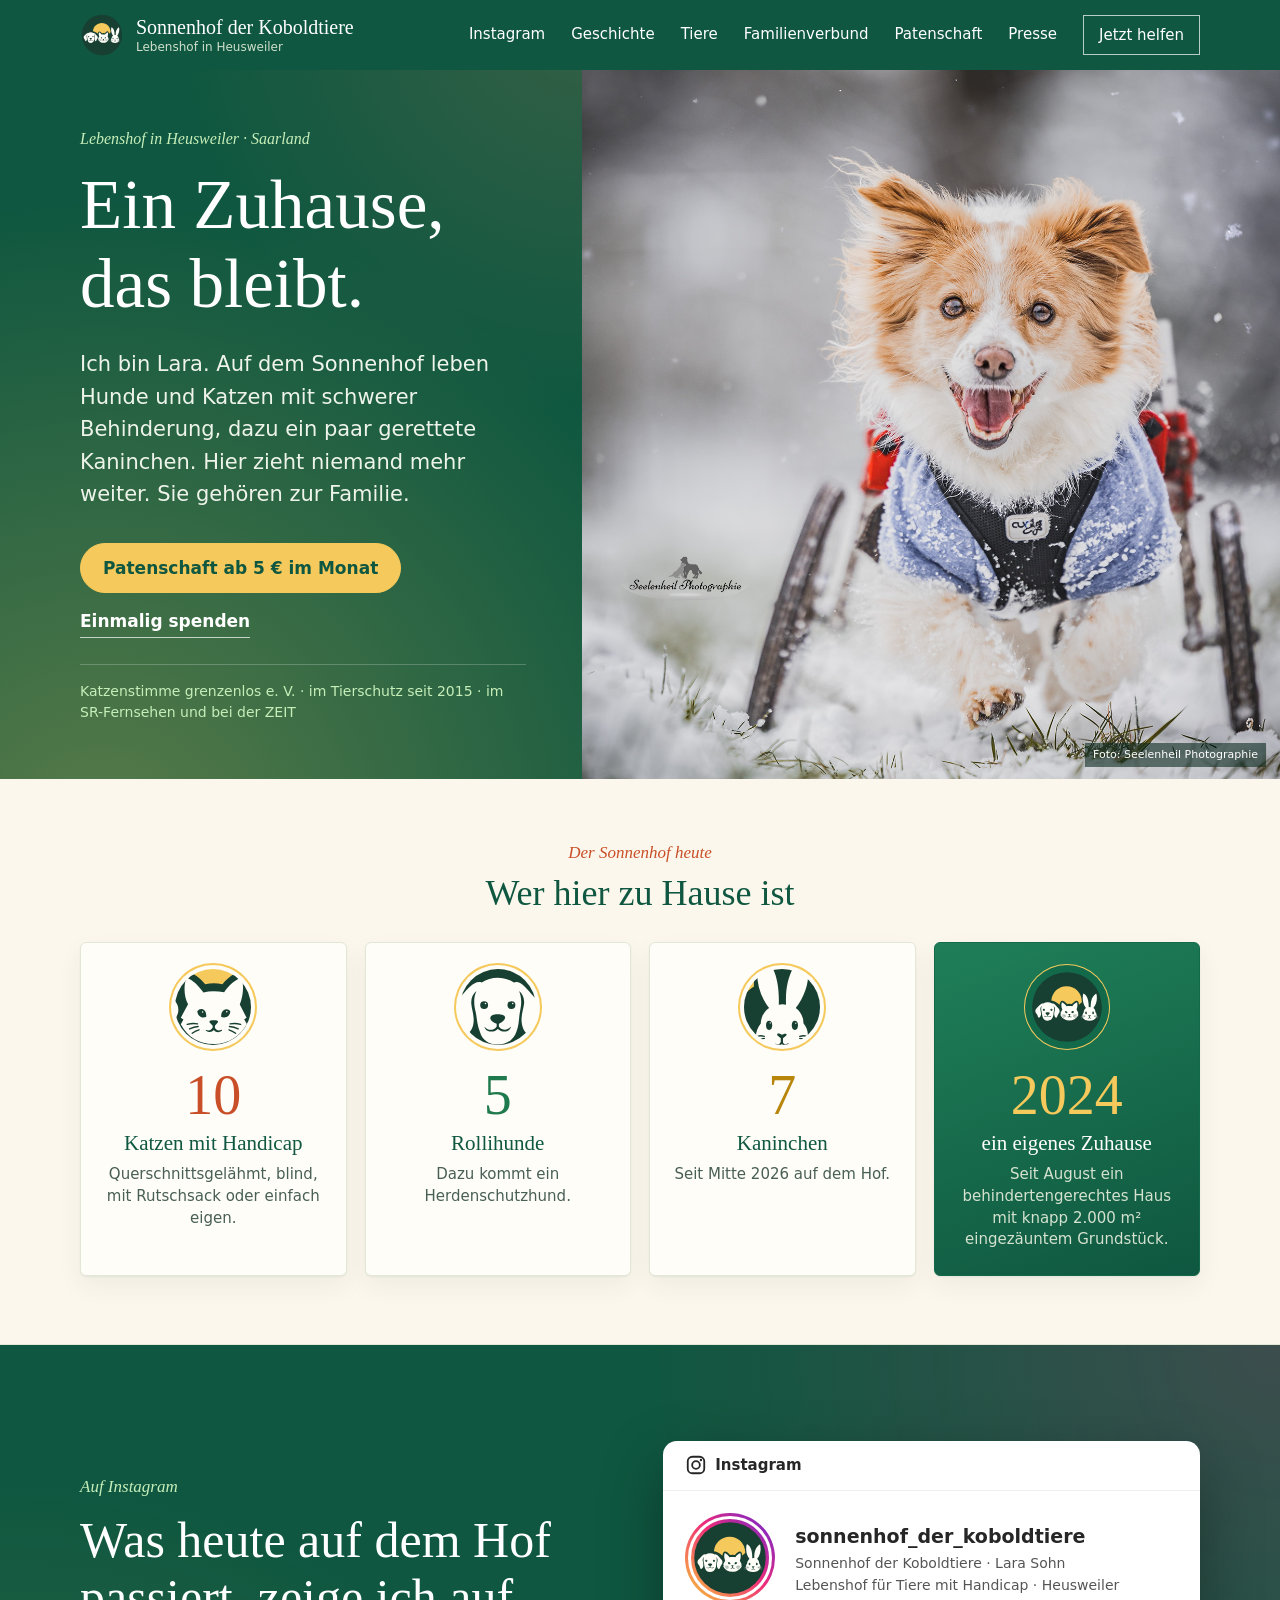
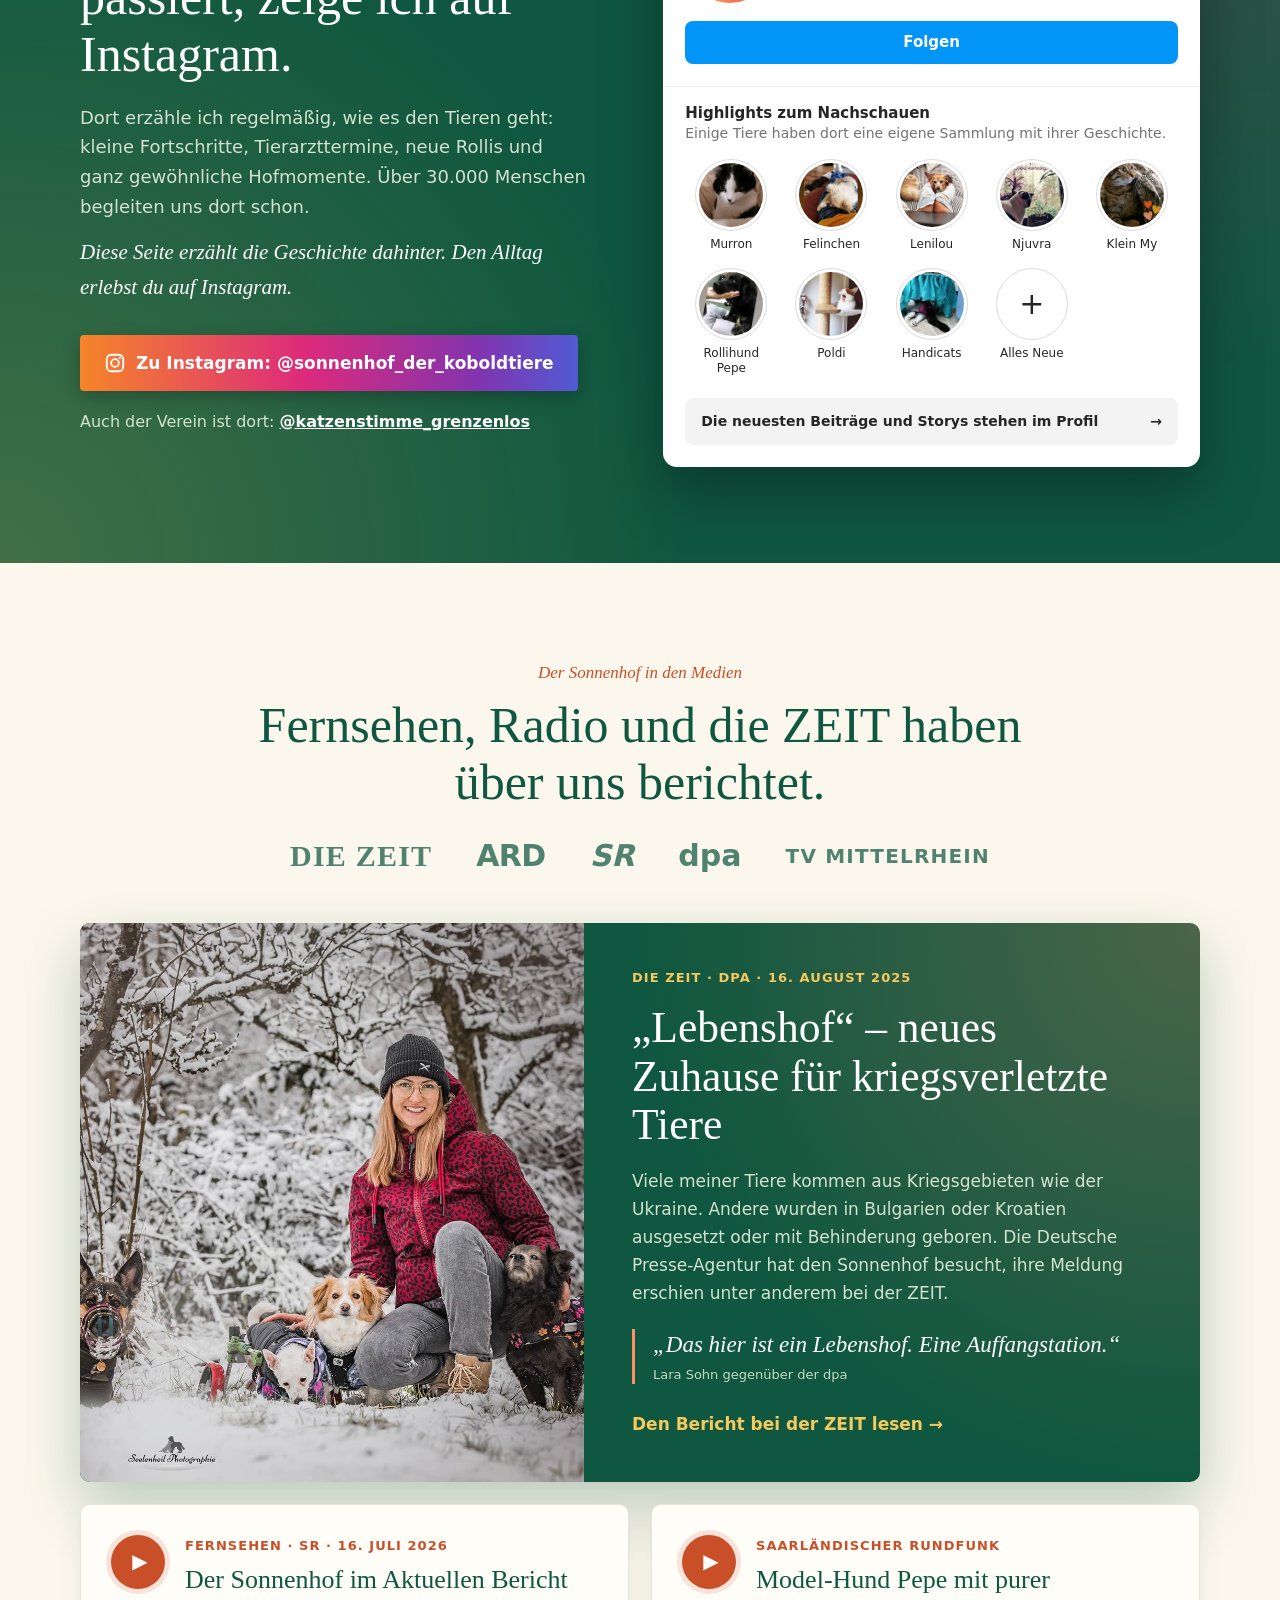
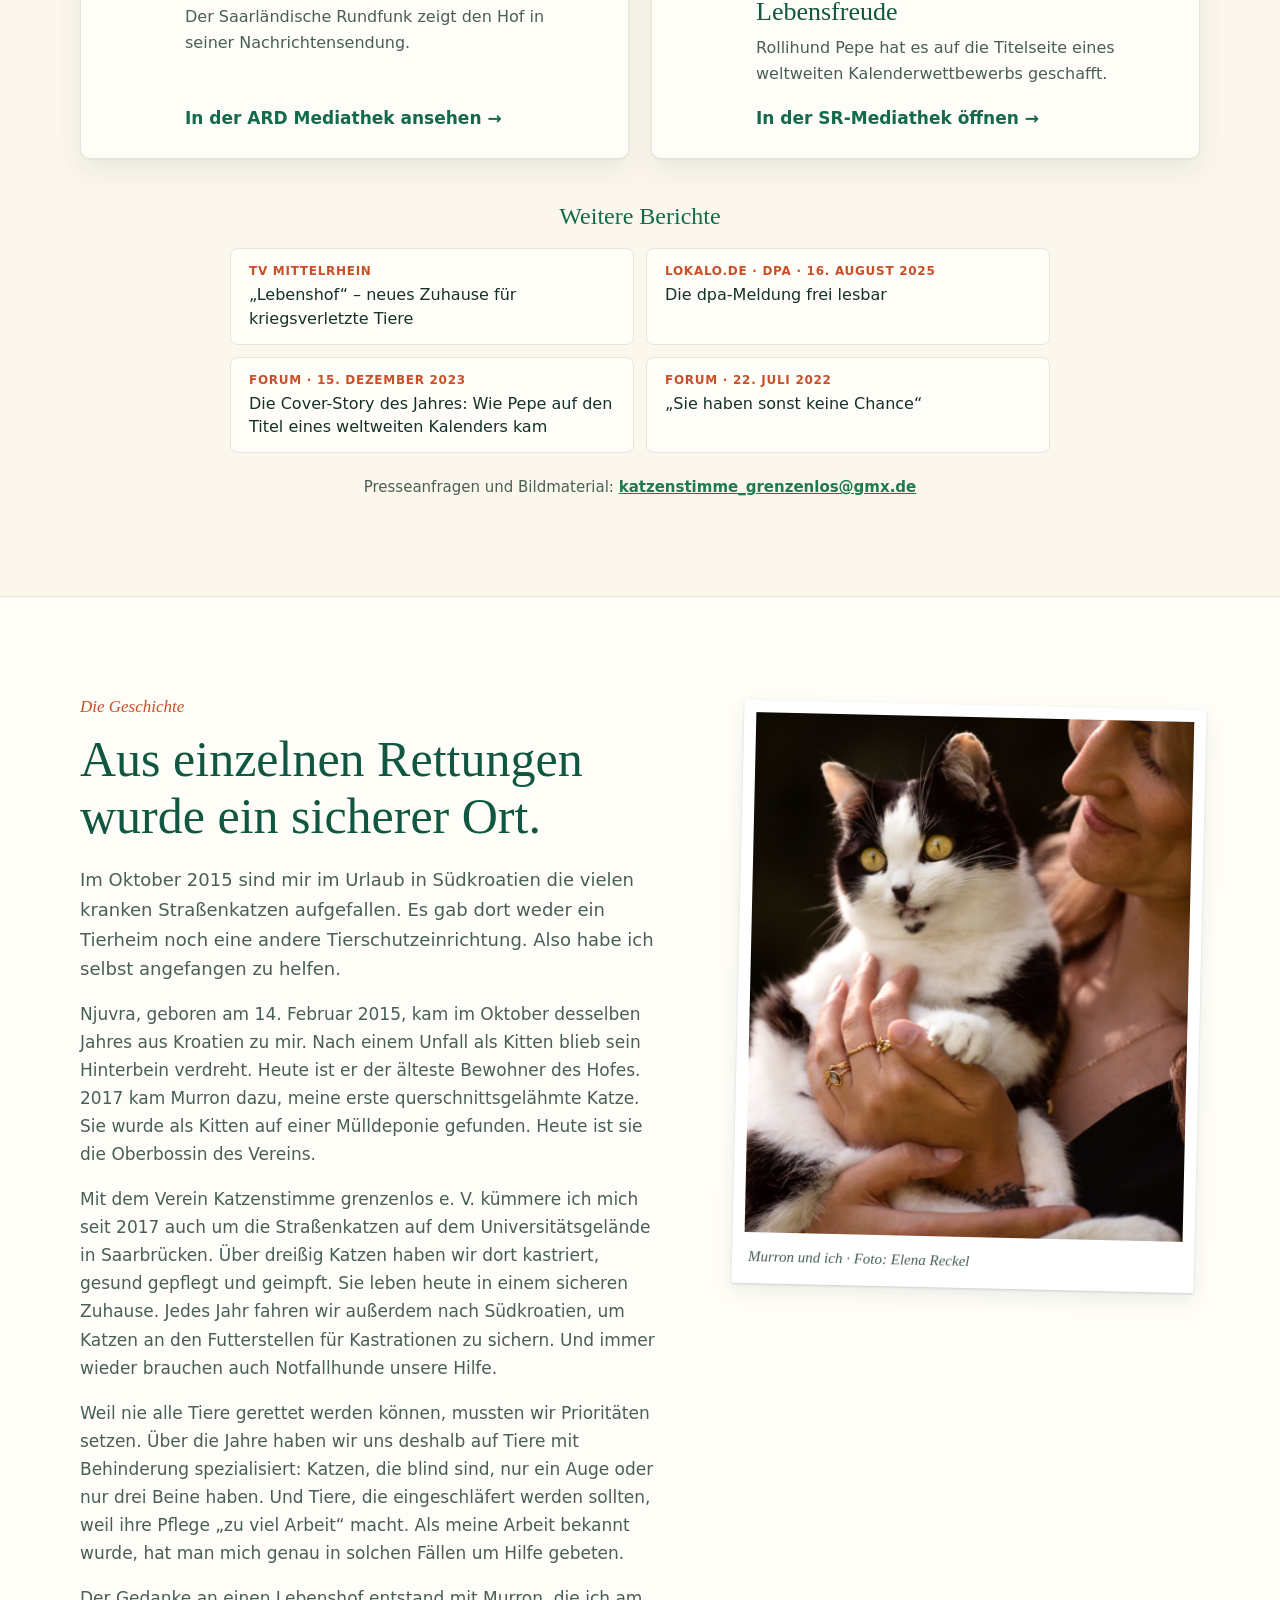
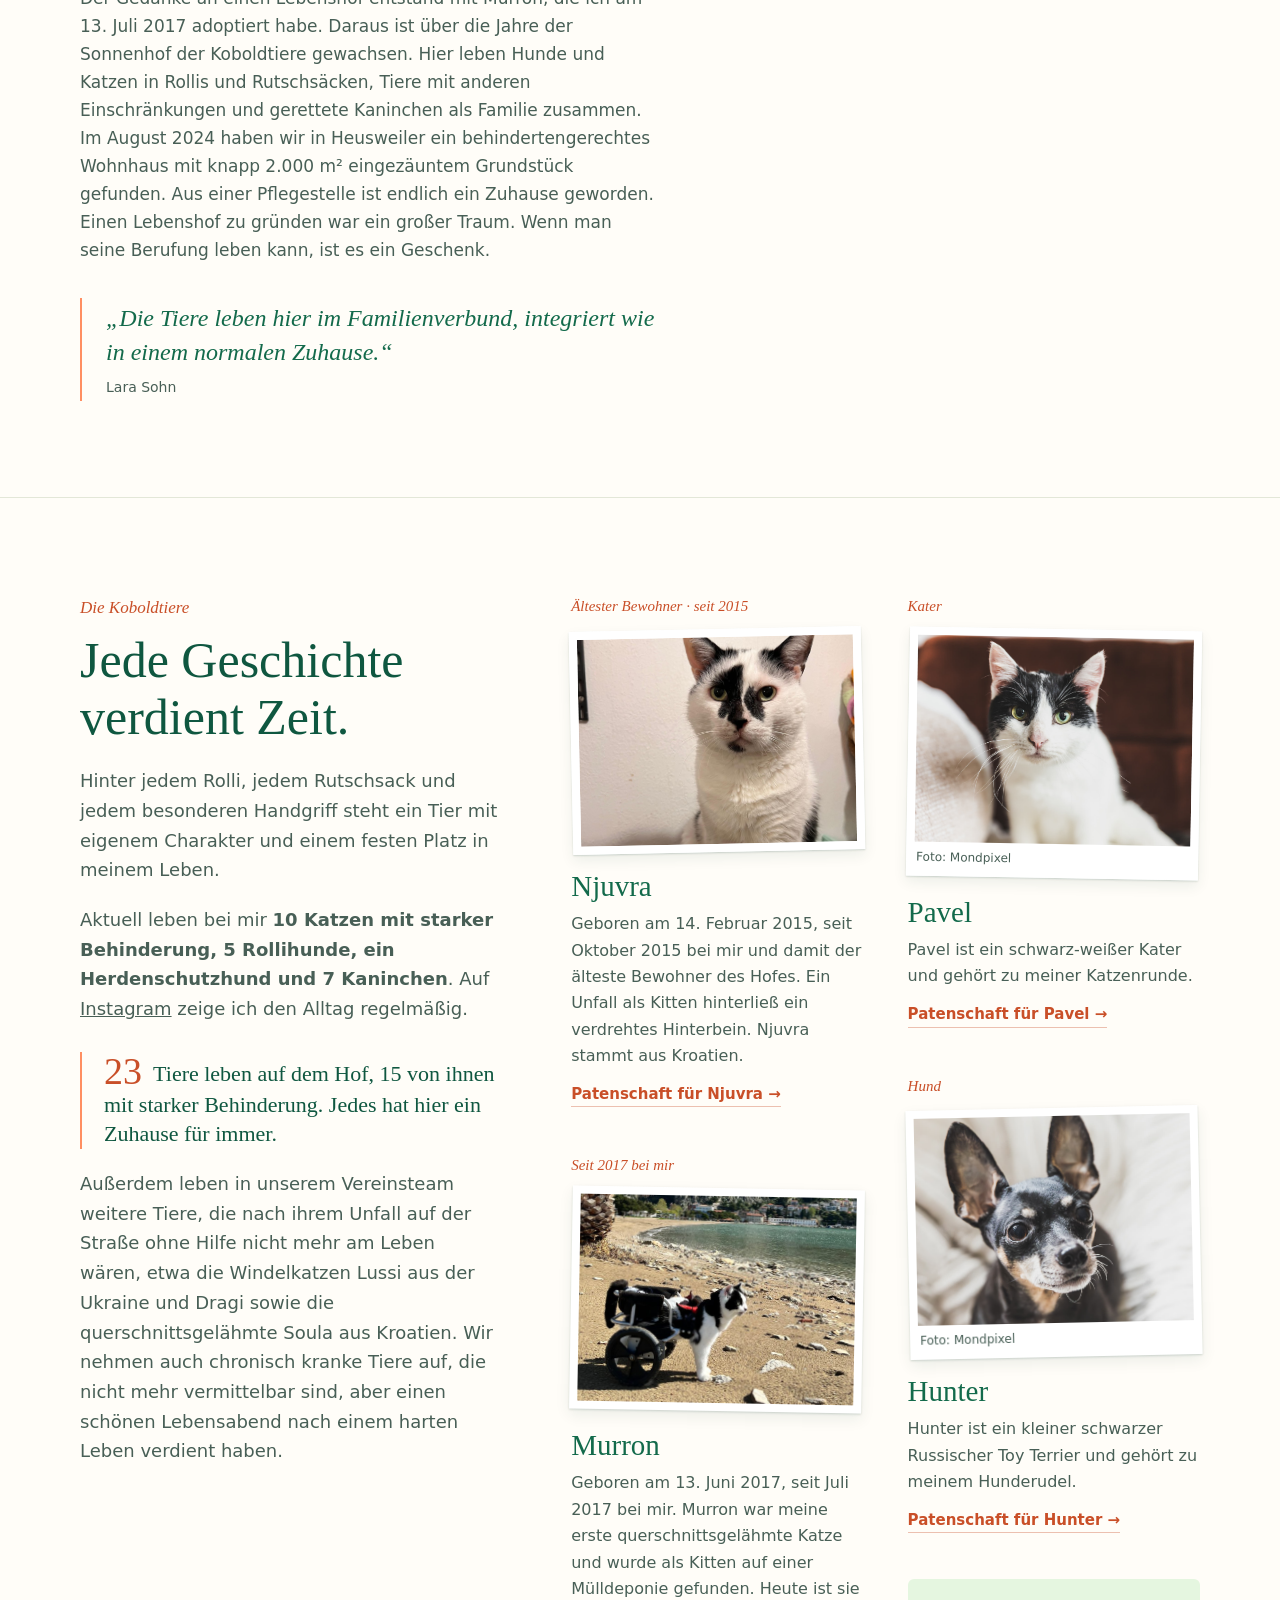
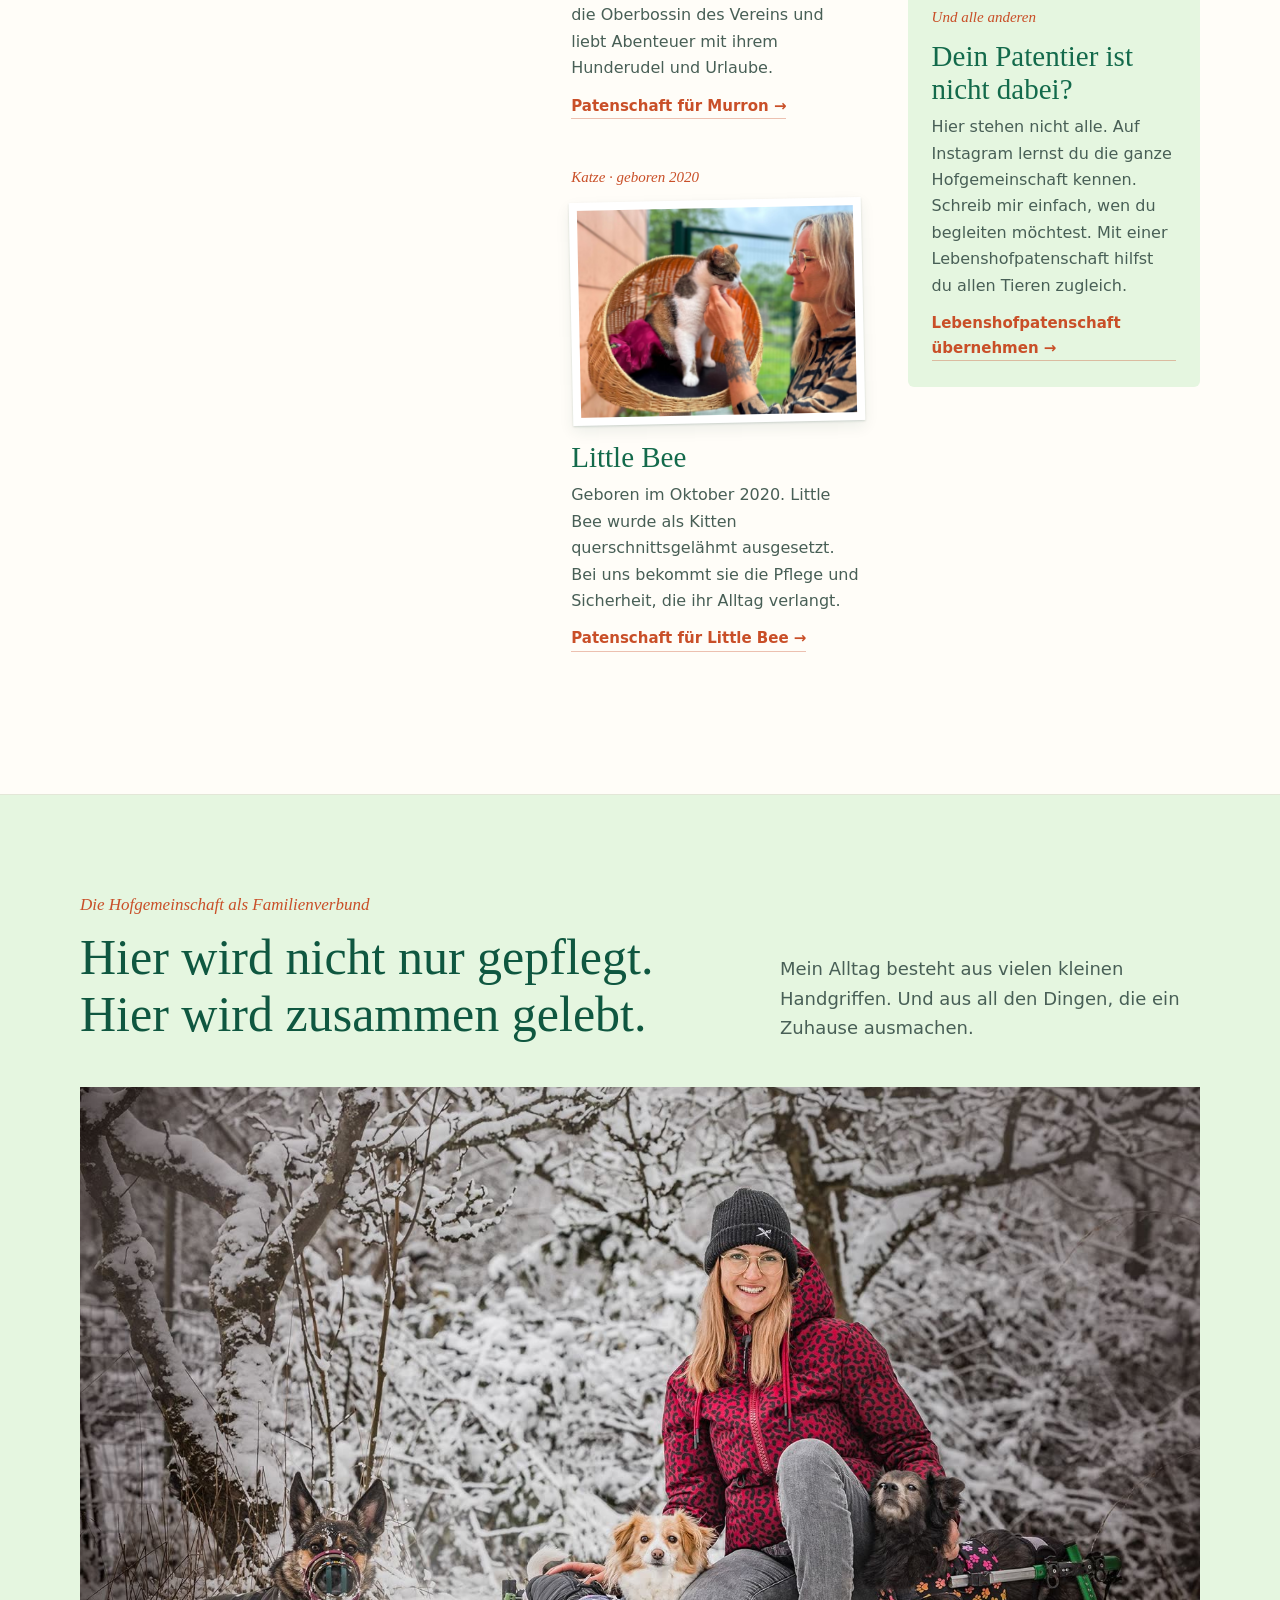
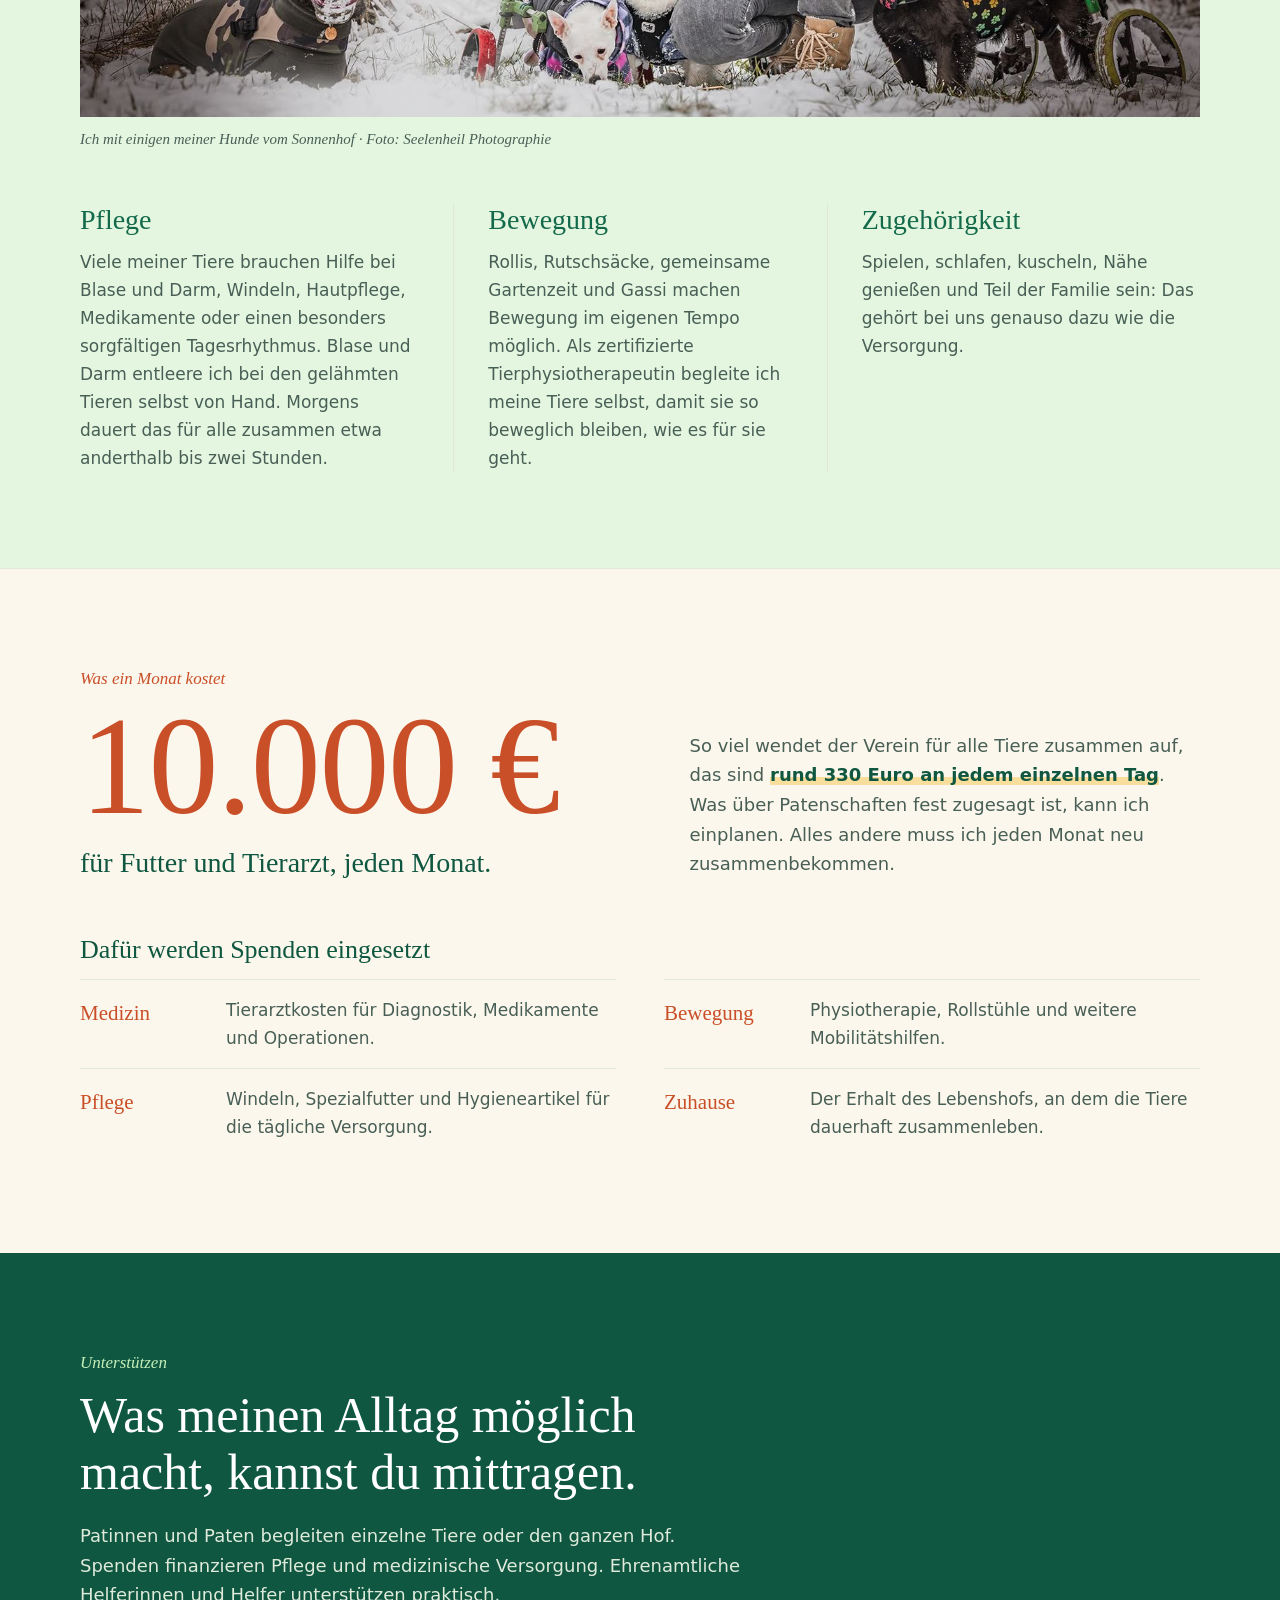
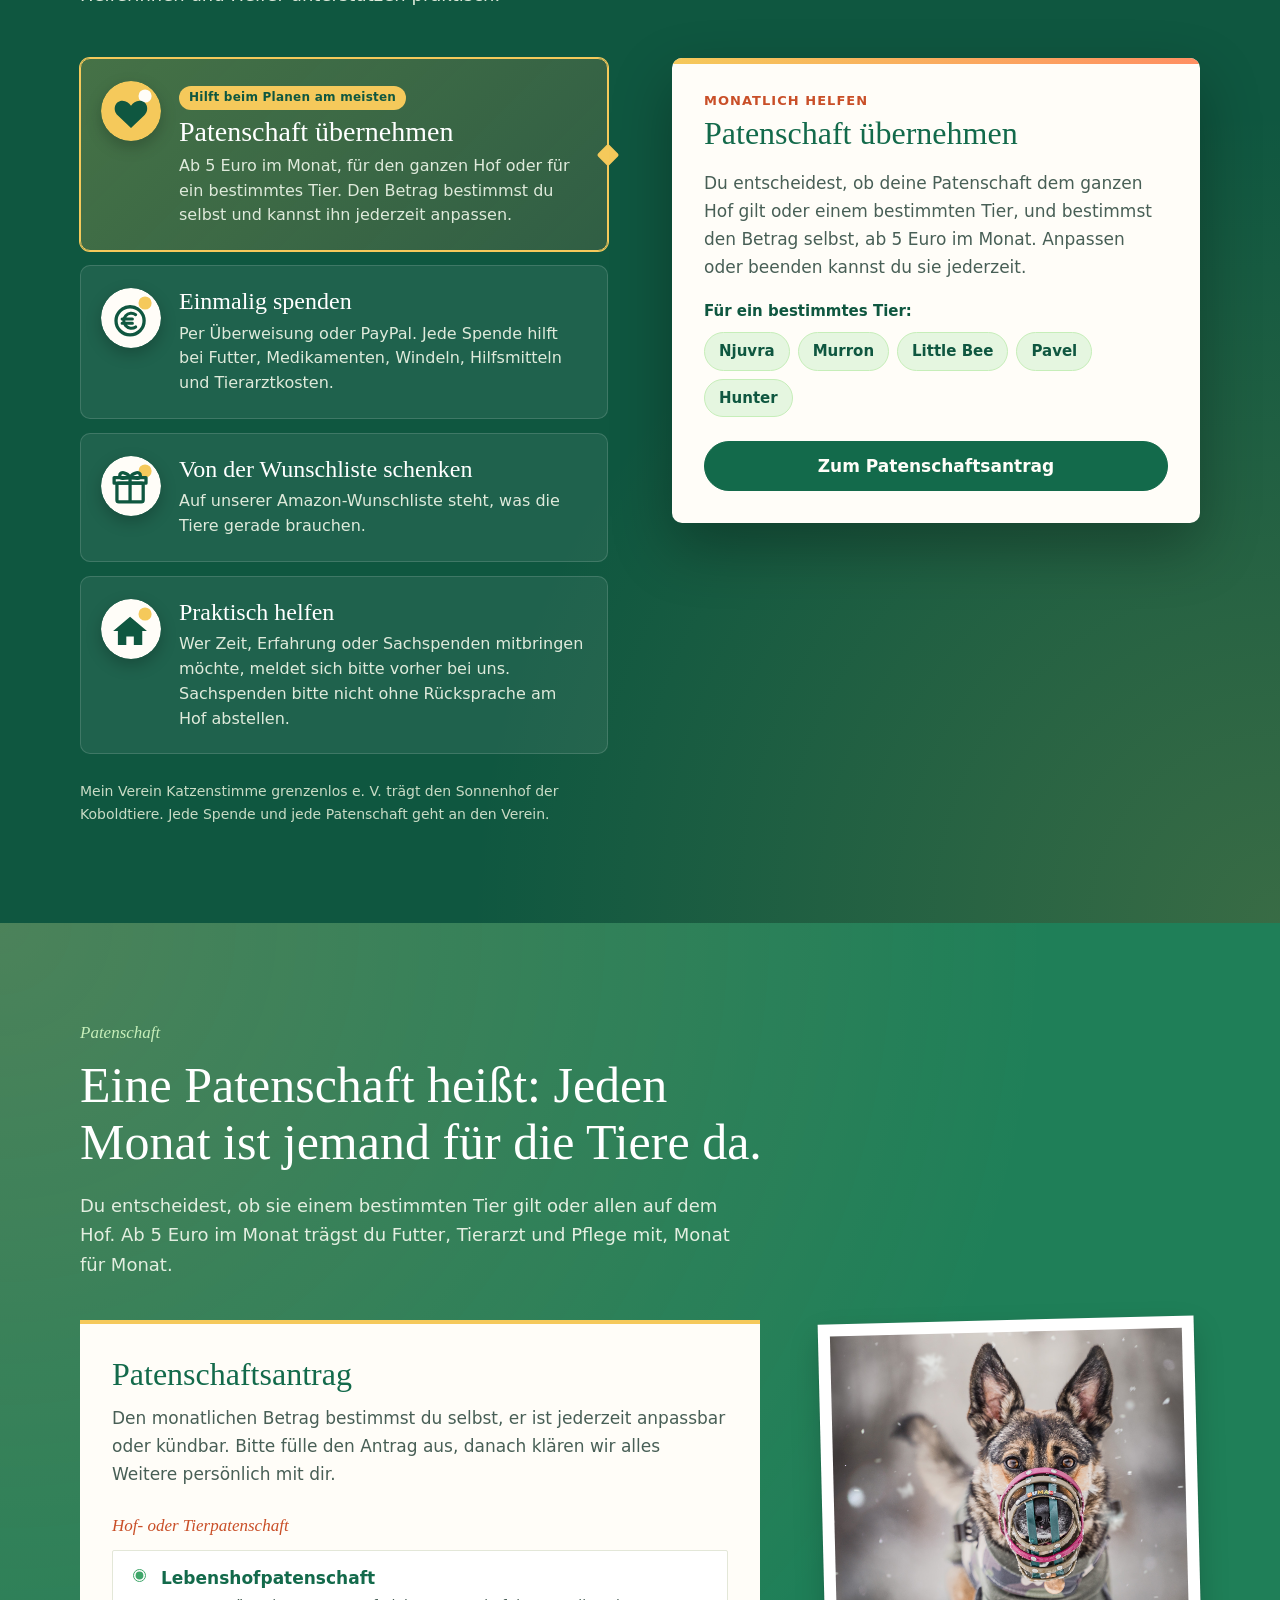
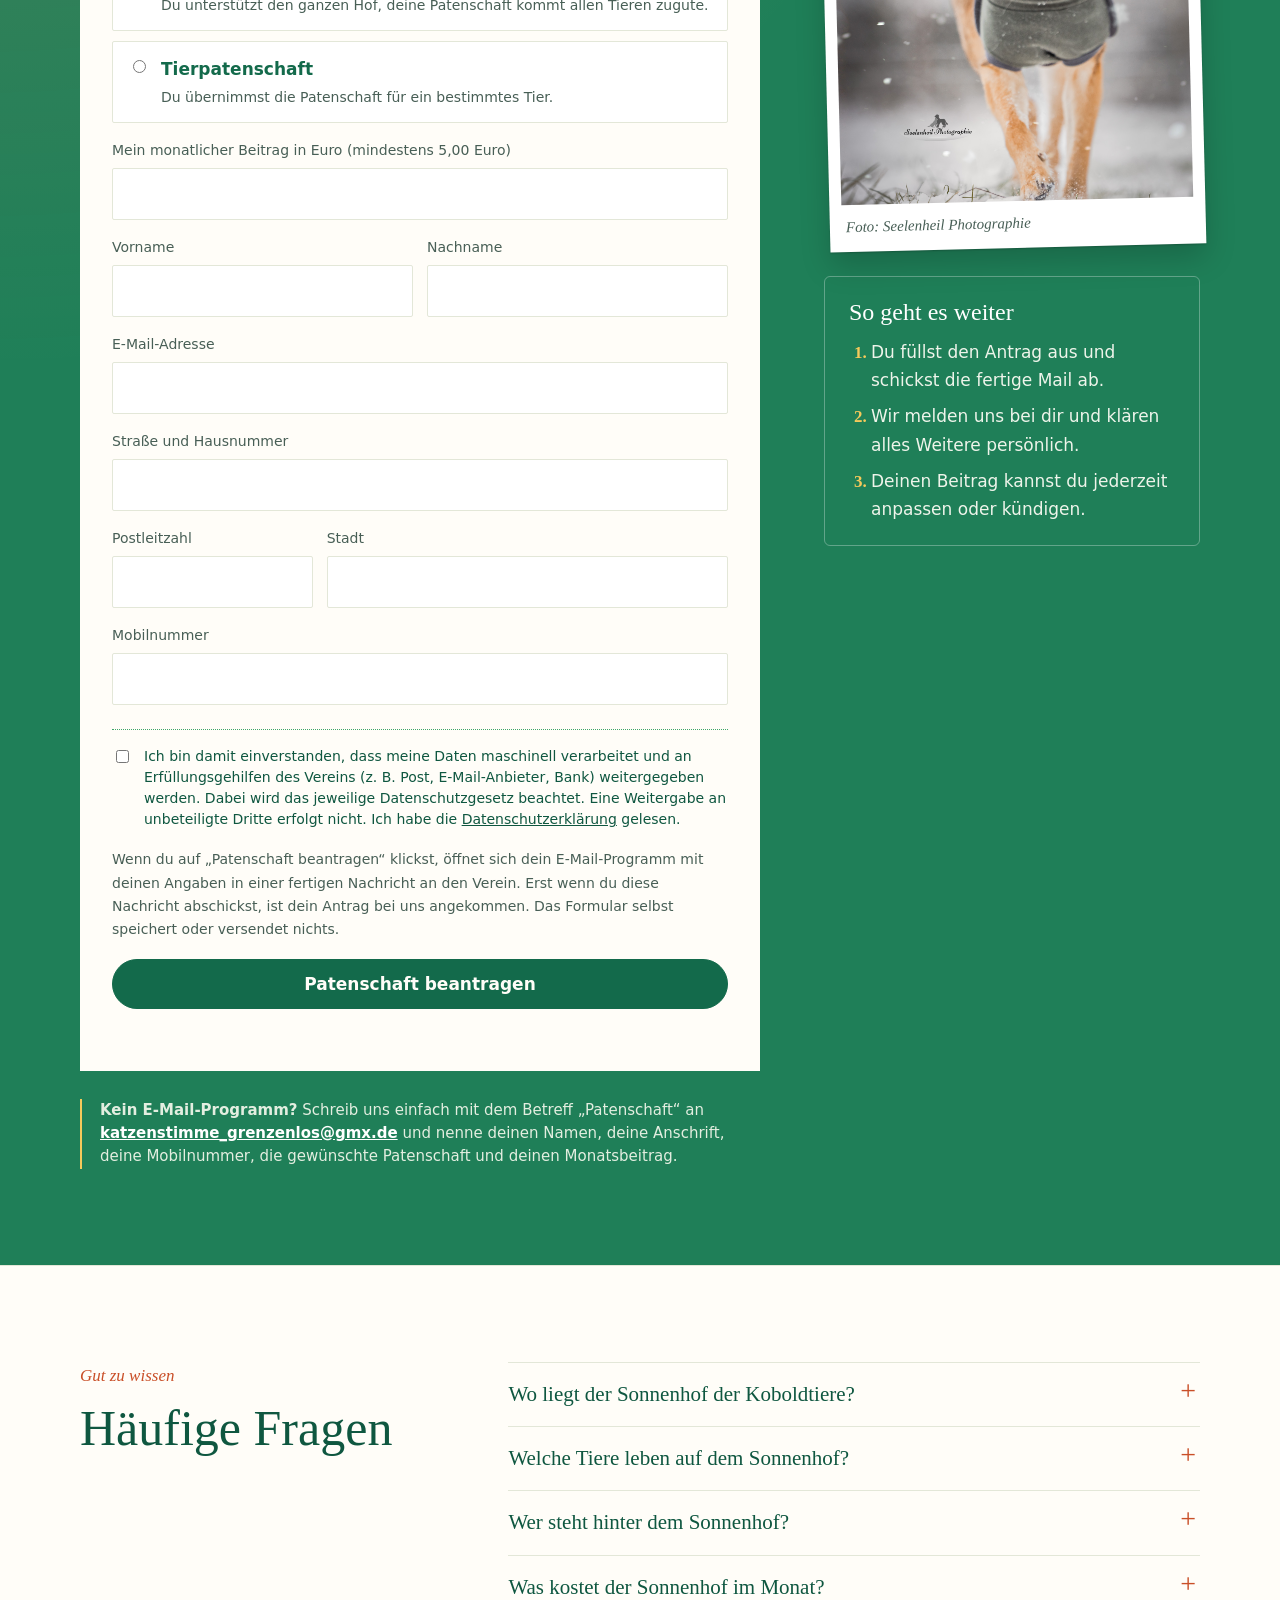
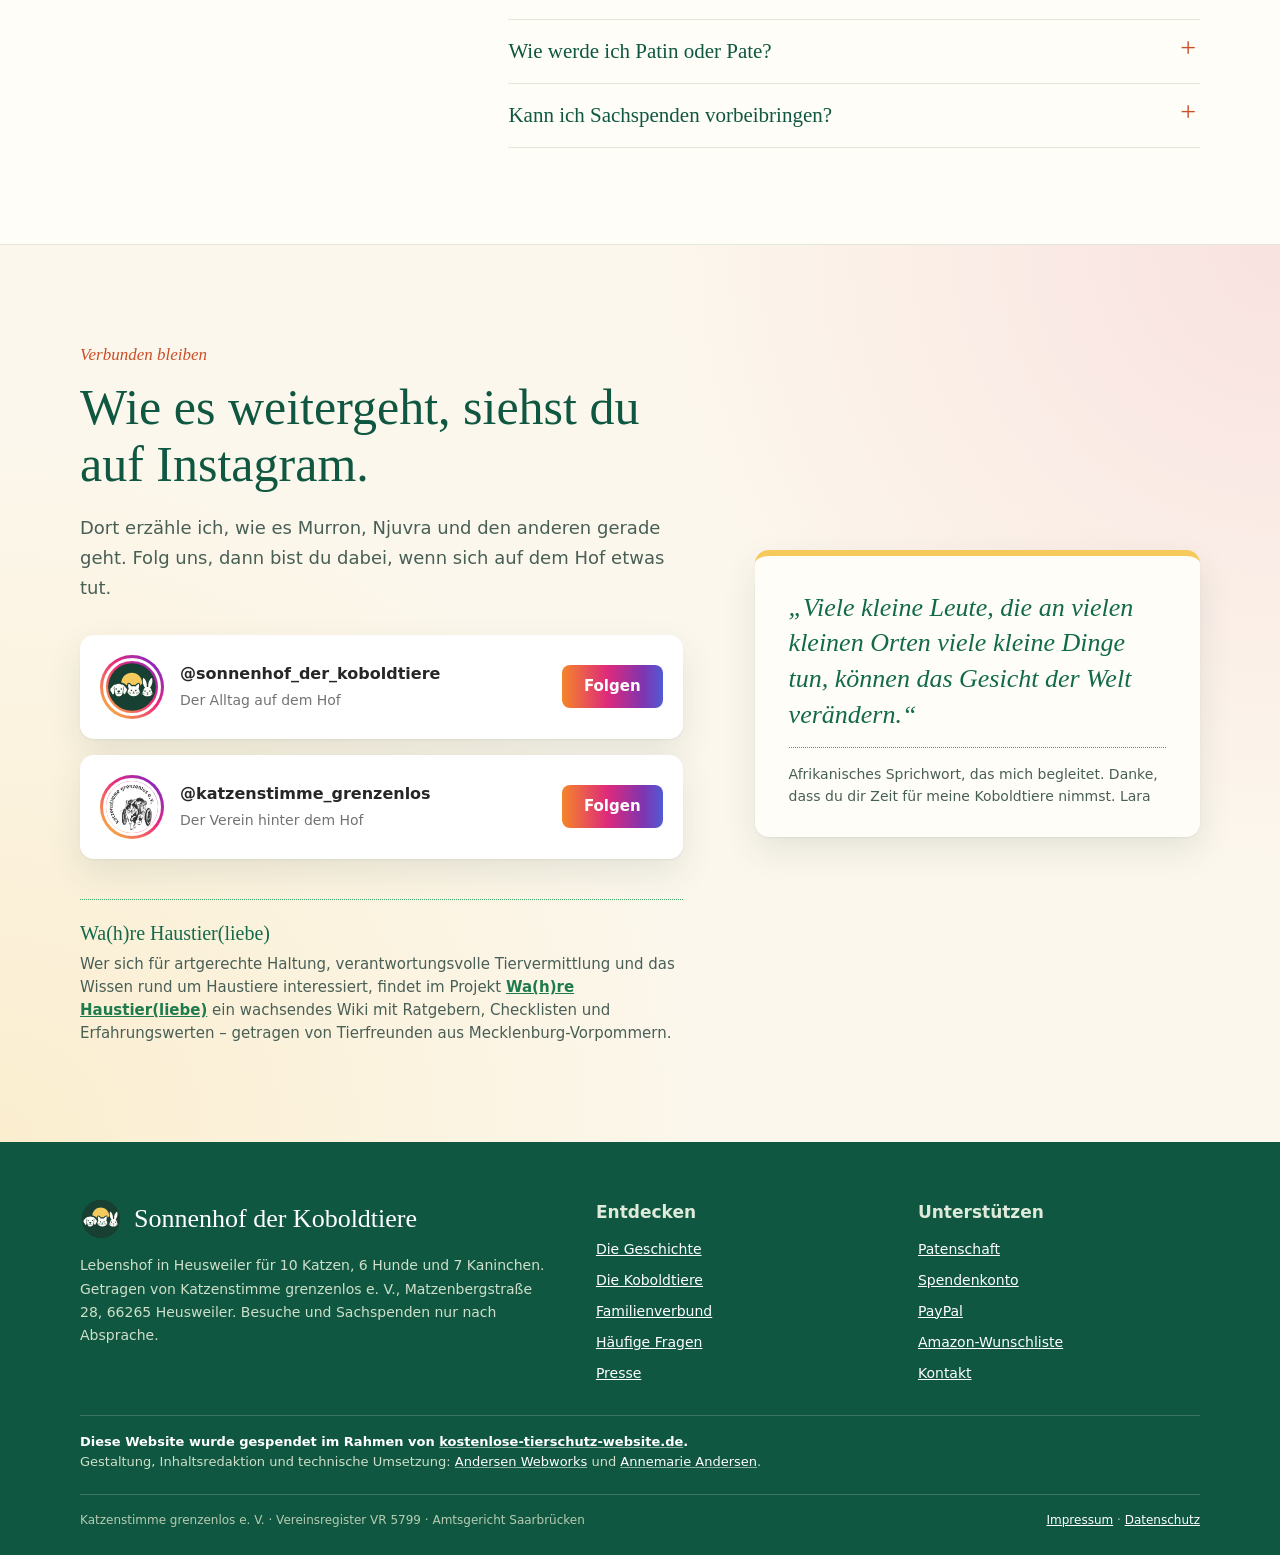
<file: index.html>
<!doctype html>
<html lang="de">
<head>
  <meta charset="utf-8">
  <meta name="viewport" content="width=device-width, initial-scale=1">
  <title>Sonnenhof der Koboldtiere – Lebenshof für Tiere mit Handicap in Heusweiler</title>
  <meta name="description" content="Lebenshof in Heusweiler (Saarland) für querschnittsgelähmte Hunde und Katzen und andere Tiere mit Handicap. Patenschaft ab 5&nbsp;Euro im Monat. Getragen von Katzenstimme grenzenlos e.&nbsp;V.">
  <meta name="theme-color" content="#0f5740">
  <link rel="icon" href="favicon.ico" sizes="32x32">
  <link rel="icon" href="favicon.svg?v=20260930" type="image/svg+xml">
  <link rel="apple-touch-icon" href="apple-touch-icon.png">
  <link rel="manifest" href="site.webmanifest">
  <meta name="robots" content="index, follow">
  <link rel="canonical" href="https://sonnenhof-der-koboldtiere.de/">
  <meta property="og:type" content="website">
  <meta property="og:locale" content="de_DE">
  <meta property="og:site_name" content="Sonnenhof der Koboldtiere">
  <meta property="og:url" content="https://sonnenhof-der-koboldtiere.de/">
  <meta property="og:title" content="Sonnenhof der Koboldtiere – Lebenshof für Tiere mit Handicap in Heusweiler">
  <meta property="og:description" content="Hier leben 10 Katzen mit starker Behinderung, 5 Rollihunde, ein Herdenschutzhund und 7 Kaninchen. Patenschaft ab 5&nbsp;Euro im Monat.">
  <meta property="og:image" content="https://sonnenhof-der-koboldtiere.de/assets/img/sonnenhof/seelenheil-lara-mit-hunden-im-schnee.jpg">
  <meta property="og:image:alt" content="Lara Sohn mit einigen Hunden vom Sonnenhof im Schnee, drei davon im Rollstuhl.">
  <script type="application/ld+json">
  {
    "@context": "https://schema.org",
    "@graph": [
      {
        "@type": "NonprofitOrganization",
        "@id": "https://sonnenhof-der-koboldtiere.de/#verein",
        "name": "Katzenstimme grenzenlos e. V.",
        "alternateName": "Sonnenhof der Koboldtiere",
        "url": "https://sonnenhof-der-koboldtiere.de/",
        "logo": "https://sonnenhof-der-koboldtiere.de/assets/img/logo/sonnenhof-bildmarke-512.png",
        "image": "https://sonnenhof-der-koboldtiere.de/assets/img/sonnenhof/seelenheil-lara-mit-hunden-im-schnee.jpg",
        "description": "Lebenshof in Heusweiler für querschnittsgelähmte Hunde und Katzen und andere Tiere mit Handicap. Aktuell leben dort 10 Katzen mit starker Behinderung, 5 Rollihunde, ein Herdenschutzhund und 7 Kaninchen.",
        "email": "katzenstimme_grenzenlos@gmx.de",
        "founder": { "@type": "Person", "name": "Lara Sohn", "jobTitle": "Vorsitzende" },
        "address": {
          "@type": "PostalAddress",
          "streetAddress": "Matzenbergstraße 28",
          "postalCode": "66265",
          "addressLocality": "Heusweiler",
          "addressRegion": "Saarland",
          "addressCountry": "DE"
        },
        "areaServed": { "@type": "Place", "name": "Saarland" },
        "knowsAbout": ["Tiere mit Behinderung", "querschnittsgelähmte Hunde und Katzen", "Lebenshof", "Tierphysiotherapie", "Katzenschutz"],
        "sameAs": [
          "https://www.instagram.com/sonnenhof_der_koboldtiere/",
          "https://www.instagram.com/katzenstimme_grenzenlos/"
        ]
      },
      {
        "@type": "WebSite",
        "@id": "https://sonnenhof-der-koboldtiere.de/#website",
        "url": "https://sonnenhof-der-koboldtiere.de/",
        "name": "Sonnenhof der Koboldtiere",
        "inLanguage": "de-DE",
        "publisher": { "@id": "https://sonnenhof-der-koboldtiere.de/#verein" }
      },
      {
        "@type": "FAQPage",
        "@id": "https://sonnenhof-der-koboldtiere.de/#fragen",
        "mainEntity": [
          { "@type": "Question", "name": "Wo liegt der Sonnenhof der Koboldtiere?", "acceptedAnswer": { "@type": "Answer", "text": "In Heusweiler im Saarland. Getragen wird der Hof vom Verein Katzenstimme grenzenlos e. V., Matzenbergstraße 28, 66265 Heusweiler. Besuche und Sachspenden bitte nur nach Absprache." } },
          { "@type": "Question", "name": "Welche Tiere leben auf dem Sonnenhof?", "acceptedAnswer": { "@type": "Answer", "text": "Aktuell 10 Katzen mit starker Behinderung, 5 Rollihunde, ein Herdenschutzhund und 7 Kaninchen. Viele von ihnen sind querschnittsgelähmt und bewegen sich mit Rolli oder Rutschsack." } },
          { "@type": "Question", "name": "Wer steht hinter dem Sonnenhof?", "acceptedAnswer": { "@type": "Answer", "text": "Lara Sohn, Vorsitzende von Katzenstimme grenzenlos e. V. und zertifizierte Tierphysiotherapeutin. Ihre Tierschutzarbeit begann im Oktober 2015, den Lebenshof in seinem heutigen Haus gibt es seit August 2024." } },
          { "@type": "Question", "name": "Was kostet der Sonnenhof im Monat?", "acceptedAnswer": { "@type": "Answer", "text": "Für Futter und Tierarzt aller Tiere wendet der Verein jeden Monat 10.000 Euro auf." } },
          { "@type": "Question", "name": "Wie werde ich Patin oder Pate?", "acceptedAnswer": { "@type": "Answer", "text": "Mit dem Patenschaftsantrag auf der Website oder per E-Mail an katzenstimme_grenzenlos@gmx.de. Eine Patenschaft gibt es für den ganzen Hof oder für ein bestimmtes Tier, ab 5 Euro im Monat. Der Betrag ist jederzeit anpassbar." } },
          { "@type": "Question", "name": "Kann ich Sachspenden vorbeibringen?", "acceptedAnswer": { "@type": "Answer", "text": "Bitte Sachspenden nicht ohne Rücksprache am Hof abstellen. Vorher kurz per E-Mail melden oder etwas von der Amazon-Wunschliste schenken, dort steht, was gerade gebraucht wird." } }
        ]
      }
    ]
  }
  </script>
  <link rel="stylesheet" href="assets/css/sonnenhof.css">
</head>
<body>
  <a class="skip" href="#inhalt">Zum Inhalt springen</a>

  <a class="sticky-help" id="sticky-help" href="#helfen" aria-hidden="true">
    <span class="sticky-help-dot" aria-hidden="true"></span>
    Jetzt helfen
  </a>

  <header class="site-header">
    <div class="wrap header-inner">
      <a class="brand" href="#start" aria-label="Sonnenhof der Koboldtiere, Startseite">
        <img class="brand-mark" src="assets/img/logo/sonnenhof-bildmarke.svg" alt="">
        <span class="brand-name">Sonnenhof der Koboldtiere<small>Lebenshof in Heusweiler</small></span>
      </a>
      <button class="menu-button" type="button" aria-expanded="false" aria-controls="hauptnavigation">Menü</button>
      <nav class="main-nav" id="hauptnavigation" aria-label="Hauptnavigation">
        <a href="#instagram">Instagram</a>
        <a href="#geschichte">Geschichte</a>
        <a href="#tiere">Tiere</a>
        <a href="#familie">Familienverbund</a>
        <a href="#patenschaft">Patenschaft</a>
        <a href="#presse">Presse</a>
        <a class="nav-help" href="#helfen">Jetzt helfen</a>
      </nav>
    </div>
  </header>

  <main id="inhalt">
    <section class="hero" id="start" aria-labelledby="hero-title">
      <div class="hero-image">
        <img src="assets/img/sonnenhof/seelenheil-rollstuhl-im-schnee.jpg" alt="Ein Hund sitzt mit seinem Rollstuhl im Schnee." fetchpriority="high">
      </div>
      <div class="hero-overlay"></div>
      <div class="wrap hero-inner">
        <div class="eyebrow">Lebenshof in Heusweiler · Saarland</div>
        <h1 id="hero-title">Ein Zuhause, das bleibt.</h1>
        <p class="hero-lead">Ich bin Lara. Auf dem Sonnenhof leben Hunde und Katzen mit schwerer Behinderung, dazu ein paar gerettete Kaninchen. Hier zieht niemand mehr weiter. Sie gehören zur Familie.</p>
        <div class="button-row">
          <a class="button button-primary" href="#patenschaft">Patenschaft ab 5&nbsp;€ im Monat</a>
          <a class="button button-outline" href="#spenden">Einmalig spenden</a>
        </div>
        <p class="hero-trust">Katzenstimme grenzenlos e.&nbsp;V. · im Tierschutz seit 2015 · im SR-Fernsehen und bei der ZEIT</p>
      </div>
      <div class="photo-credit">Foto: Seelenheil Photographie</div>
    </section>

    <aside class="quick-facts" aria-labelledby="facts-title">
      <div class="wrap">
        <div class="facts-head">
          <span class="section-label">Der Sonnenhof heute</span>
          <h2 id="facts-title">Wer hier zu Hause ist</h2>
        </div>
        <div class="quick-facts-grid">
          <div class="quick-fact">
            <span class="fact-medal fact-medal-cat" aria-hidden="true"></span>
            <span class="fact-number">10</span>
            <strong>Katzen mit Handicap</strong>
            <span class="fact-text">Querschnittsgelähmt, blind, mit Rutschsack oder einfach eigen.</span>
          </div>
          <div class="quick-fact">
            <span class="fact-medal fact-medal-dog" aria-hidden="true"></span>
            <span class="fact-number">5</span>
            <strong>Rollihunde</strong>
            <span class="fact-text">Dazu kommt ein Herdenschutzhund.</span>
          </div>
          <div class="quick-fact">
            <span class="fact-medal fact-medal-rabbit" aria-hidden="true"></span>
            <span class="fact-number">7</span>
            <strong>Kaninchen</strong>
            <span class="fact-text">Seit Mitte 2026 auf dem Hof.</span>
          </div>
          <div class="quick-fact quick-fact-home">
            <span class="fact-medal fact-medal-home" aria-hidden="true"></span>
            <span class="fact-number">2024</span>
            <strong>ein eigenes Zuhause</strong>
            <span class="fact-text">Seit August ein behindertengerechtes Haus mit knapp 2.000&nbsp;m² eingezäuntem Grundstück.</span>
          </div>
        </div>
      </div>
    </aside>

    <section class="insta" id="instagram" aria-labelledby="insta-title">
      <div class="wrap insta-grid">
        <div class="insta-copy">
          <div class="section-label">Auf Instagram</div>
          <h2 id="insta-title">Was heute auf dem Hof passiert, zeige ich auf Instagram.</h2>
          <p class="intro">Dort erzähle ich regelmäßig, wie es den Tieren geht: kleine Fortschritte, Tierarzttermine, neue Rollis und ganz gewöhnliche Hofmomente. Über 30.000 Menschen begleiten uns dort schon.</p>
          <p class="intro">Diese Seite erzählt die Geschichte dahinter. Den Alltag erlebst du auf Instagram.</p>
          <a class="button button-primary insta-cta" href="https://www.instagram.com/sonnenhof_der_koboldtiere/" target="_blank" rel="noopener noreferrer"><svg class="ig-glyph" viewBox="0 0 24 24" aria-hidden="true"><rect x="3" y="3" width="18" height="18" rx="5" fill="none" stroke="currentColor" stroke-width="2"/><circle cx="12" cy="12" r="4.2" fill="none" stroke="currentColor" stroke-width="2"/><circle cx="17.4" cy="6.6" r="1.3" fill="currentColor"/></svg> Zu Instagram: @sonnenhof_der_koboldtiere</a>
          <p class="insta-verein">Auch der Verein ist dort: <a href="https://www.instagram.com/katzenstimme_grenzenlos/" target="_blank" rel="noopener noreferrer">@katzenstimme_grenzenlos</a></p>
        </div>

        <div class="ig-card">
          <div class="ig-bar"><svg class="ig-glyph" viewBox="0 0 24 24" aria-hidden="true"><rect x="3" y="3" width="18" height="18" rx="5" fill="none" stroke="currentColor" stroke-width="2"/><circle cx="12" cy="12" r="4.2" fill="none" stroke="currentColor" stroke-width="2"/><circle cx="17.4" cy="6.6" r="1.3" fill="currentColor"/></svg><span>Instagram</span></div>
          <a class="ig-profile" href="https://www.instagram.com/sonnenhof_der_koboldtiere/" target="_blank" rel="noopener noreferrer">
            <span class="ig-avatar"><img src="assets/img/logo/sonnenhof-bildmarke.svg" alt="" width="84" height="84"></span>
            <span class="ig-id">
              <strong>sonnenhof_der_koboldtiere</strong>
              <span>Sonnenhof der Koboldtiere · Lara Sohn</span>
              <span>Lebenshof für Tiere mit Handicap · Heusweiler</span>
            </span>
          </a>
          <a class="ig-follow" href="https://www.instagram.com/sonnenhof_der_koboldtiere/" target="_blank" rel="noopener noreferrer">Folgen</a>

          <div class="ig-highlights">
            <h3>Highlights zum Nachschauen</h3>
            <p>Einige Tiere haben dort eine eigene Sammlung mit ihrer Geschichte.</p>
            <ul class="ig-list">
              <li><a href="https://www.instagram.com/stories/highlights/17904817912550159/" target="_blank" rel="noopener noreferrer"><span class="ig-ring"><img src="assets/img/sonnenhof/instagram/murron.jpg" alt="" width="80" height="80" loading="lazy"></span><span class="ig-name">Murron</span></a></li>
              <li><a href="https://www.instagram.com/stories/highlights/17871183943763670/" target="_blank" rel="noopener noreferrer"><span class="ig-ring"><img src="assets/img/sonnenhof/instagram/felinchen.jpg" alt="" width="80" height="80" loading="lazy"></span><span class="ig-name">Felinchen</span></a></li>
              <li><a href="https://www.instagram.com/stories/highlights/18149816296005332/" target="_blank" rel="noopener noreferrer"><span class="ig-ring"><img src="assets/img/sonnenhof/instagram/lenilou.jpg" alt="" width="80" height="80" loading="lazy"></span><span class="ig-name">Lenilou</span></a></li>
              <li><a href="https://www.instagram.com/stories/highlights/17866006132578667/" target="_blank" rel="noopener noreferrer"><span class="ig-ring"><img src="assets/img/sonnenhof/instagram/njuvra.jpg" alt="" width="80" height="80" loading="lazy"></span><span class="ig-name">Njuvra</span></a></li>
              <li><a href="https://www.instagram.com/stories/highlights/17907754822400363/" target="_blank" rel="noopener noreferrer"><span class="ig-ring"><img src="assets/img/sonnenhof/instagram/klein-my.jpg" alt="" width="80" height="80" loading="lazy"></span><span class="ig-name">Klein My</span></a></li>
              <li><a href="https://www.instagram.com/stories/highlights/17893263847769217/" target="_blank" rel="noopener noreferrer"><span class="ig-ring"><img src="assets/img/sonnenhof/instagram/pepe.jpg" alt="" width="80" height="80" loading="lazy"></span><span class="ig-name">Rollihund Pepe</span></a></li>
              <li><a href="https://www.instagram.com/stories/highlights/17898153634431873/" target="_blank" rel="noopener noreferrer"><span class="ig-ring"><img src="assets/img/sonnenhof/instagram/poldi.jpg" alt="" width="80" height="80" loading="lazy"></span><span class="ig-name">Poldi</span></a></li>
              <li><a href="https://www.instagram.com/stories/highlights/17901282364335546/" target="_blank" rel="noopener noreferrer"><span class="ig-ring"><img src="assets/img/sonnenhof/instagram/handicats.jpg" alt="" width="80" height="80" loading="lazy"></span><span class="ig-name">Handicats</span></a></li>
              <li><a href="https://www.instagram.com/sonnenhof_der_koboldtiere/" target="_blank" rel="noopener noreferrer"><span class="ig-ring ig-ring-more" aria-hidden="true">+</span><span class="ig-name">Alles Neue</span></a></li>
            </ul>
          </div>
          <a class="ig-latest" href="https://www.instagram.com/sonnenhof_der_koboldtiere/" target="_blank" rel="noopener noreferrer">
            <span>Die neuesten Beiträge und Storys stehen im Profil</span>
            <span aria-hidden="true">→</span>
          </a>
        </div>
      </div>
    </section>

    <section class="press" id="presse" aria-labelledby="press-title">
      <div class="wrap">
        <div class="press-head">
          <div class="section-label">Der Sonnenhof in den Medien</div>
          <h2 id="press-title">Fernsehen, Radio und die ZEIT haben über uns berichtet.</h2>
          <ul class="press-logos" aria-label="Berichte erschienen bei">
            <li class="pl-zeit">DIE ZEIT</li>
            <li class="pl-ard">ARD</li>
            <li class="pl-sr">SR</li>
            <li class="pl-dpa">dpa</li>
            <li class="pl-tvm">TV Mittelrhein</li>
          </ul>
        </div>

        <a class="press-feature" href="https://www.zeit.de/news/2025-08/16/lebenshof-neues-zuhause-fuer-kriegsverletzte-tiere" target="_blank" rel="noopener noreferrer">
          <span class="press-feature-image"><img src="assets/img/sonnenhof/seelenheil-lara-mit-hunden-im-schnee.jpg" alt="" loading="lazy"></span>
          <span class="press-feature-copy">
            <span class="press-kicker">Die ZEIT · dpa · 16. August 2025</span>
            <span class="press-feature-title">„Lebenshof“ – neues Zuhause für kriegsverletzte Tiere</span>
            <span class="press-feature-text">Viele meiner Tiere kommen aus Kriegsgebieten wie der Ukraine. Andere wurden in Bulgarien oder Kroatien ausgesetzt oder mit Behinderung geboren. Die Deutsche Presse-Agentur hat den Sonnenhof besucht, ihre Meldung erschien unter anderem bei der ZEIT.</span>
            <span class="press-quote">„Das hier ist ein Lebenshof. Eine Auffangstation.“<small>Lara Sohn gegenüber der dpa</small></span>
            <span class="press-go">Den Bericht bei der ZEIT lesen →</span>
          </span>
        </a>

        <div class="press-pair">
          <a class="press-card" href="https://www.ardmediathek.de/video/aktueller-bericht/aktueller-bericht-16-07-2026/sr/Y3JpZDovL3NyLW9ubGluZS5kZS9BQl8xNzEzOTA?startTime=1300" target="_blank" rel="noopener noreferrer">
            <span class="press-play" aria-hidden="true">▶</span>
            <span class="press-kicker">Fernsehen · SR · 16. Juli 2026</span>
            <span class="press-card-title">Der Sonnenhof im Aktuellen Bericht</span>
            <span class="press-card-text">Der Saarländische Rundfunk zeigt den Hof in seiner Nachrichtensendung.</span>
            <span class="press-go">In der ARD Mediathek ansehen →</span>
          </a>
          <a class="press-card" href="https://www.sr-mediathek.de/index.php?seite=7&amp;id=133752" target="_blank" rel="noopener noreferrer">
            <span class="press-play" aria-hidden="true">▶</span>
            <span class="press-kicker">Saarländischer Rundfunk</span>
            <span class="press-card-title">Model-Hund Pepe mit purer Lebensfreude</span>
            <span class="press-card-text">Rollihund Pepe hat es auf die Titelseite eines weltweiten Kalenderwettbewerbs geschafft.</span>
            <span class="press-go">In der SR-Mediathek öffnen →</span>
          </a>
        </div>
        <div class="press-more">
          <h3>Weitere Berichte</h3>
          <ul>
            <li><a href="https://www.tv-mittelrhein.de/mediathek/news/25108/Lebenshof_neues_Zuhause_fuer_kriegsverletzte_Tiere.html" target="_blank" rel="noopener noreferrer"><span>TV Mittelrhein</span>„Lebenshof“ – neues Zuhause für kriegsverletzte Tiere</a></li>
            <li><a href="https://lokalo.de/artikel/376384/lebenshof-im-saarland-ein-neues-zuhause-fuer-kriegsverletzte-tiere/" target="_blank" rel="noopener noreferrer"><span>lokalo.de · dpa · 16.&nbsp;August 2025</span>Die dpa-Meldung frei lesbar</a></li>
            <li><a href="https://www.magazin-forum.de/de/die-cover-story-des-jahres" target="_blank" rel="noopener noreferrer"><span>Forum · 15.&nbsp;Dezember 2023</span>Die Cover-Story des Jahres: Wie Pepe auf den Titel eines weltweiten Kalenders kam</a></li>
            <li><a href="https://www.magazin-forum.de/de/node/26107" target="_blank" rel="noopener noreferrer"><span>Forum · 22.&nbsp;Juli 2022</span>„Sie haben sonst keine Chance“</a></li>
          </ul>
          <p class="press-contact">Presseanfragen und Bildmaterial: <a href="mailto:katzenstimme_grenzenlos@gmx.de">katzenstimme_grenzenlos@gmx.de</a></p>
        </div>
      </div>
    </section>

    <section class="story" id="geschichte">
      <div class="wrap story-grid">
        <div class="story-copy">
          <div class="section-label">Die Geschichte</div>
          <h2>Aus einzelnen Rettungen wurde ein sicherer Ort.</h2>
          <p class="intro">Im Oktober 2015 sind mir im Urlaub in Südkroatien die vielen kranken Straßenkatzen aufgefallen. Es gab dort weder ein Tierheim noch eine andere Tierschutzeinrichtung. Also habe ich selbst angefangen zu helfen.</p>
          <p>Njuvra, geboren am 14. Februar 2015, kam im Oktober desselben Jahres aus Kroatien zu mir. Nach einem Unfall als Kitten blieb sein Hinterbein verdreht. Heute ist er der älteste Bewohner des Hofes. 2017 kam Murron dazu, meine erste querschnittsgelähmte Katze. Sie wurde als Kitten auf einer Mülldeponie gefunden. Heute ist sie die Oberbossin des Vereins.</p>
          <p>Mit dem Verein Katzenstimme grenzenlos e.&nbsp;V. kümmere ich mich seit 2017 auch um die Straßenkatzen auf dem Universitätsgelände in Saarbrücken. Über dreißig Katzen haben wir dort kastriert, gesund gepflegt und geimpft. Sie leben heute in einem sicheren Zuhause. Jedes Jahr fahren wir außerdem nach Südkroatien, um Katzen an den Futterstellen für Kastrationen zu sichern. Und immer wieder brauchen auch Notfallhunde unsere Hilfe.</p>
          <p>Weil nie alle Tiere gerettet werden können, mussten wir Prioritäten setzen. Über die Jahre haben wir uns deshalb auf Tiere mit Behinderung spezialisiert: Katzen, die blind sind, nur ein Auge oder nur drei Beine haben. Und Tiere, die eingeschläfert werden sollten, weil ihre Pflege „zu viel Arbeit“ macht. Als meine Arbeit bekannt wurde, hat man mich genau in solchen Fällen um Hilfe gebeten.</p>
          <p>Der Gedanke an einen Lebenshof entstand mit Murron, die ich am 13. Juli 2017 adoptiert habe. Daraus ist über die Jahre der Sonnenhof der Koboldtiere gewachsen. Hier leben Hunde und Katzen in Rollis und Rutschsäcken, Tiere mit anderen Einschränkungen und gerettete Kaninchen als Familie zusammen. Im August 2024 haben wir in Heusweiler ein behindertengerechtes Wohnhaus mit knapp 2.000&nbsp;m² eingezäuntem Grundstück gefunden. Aus einer Pflegestelle ist endlich ein Zuhause geworden. Einen Lebenshof zu gründen war ein großer Traum. Wenn man seine Berufung leben kann, ist es ein Geschenk.</p>
          <blockquote class="story-quote">
            „Die Tiere leben hier im Familienverbund, integriert wie in einem normalen Zuhause.“
            <cite>Lara Sohn</cite>
          </blockquote>
        </div>
        <figure class="story-figure">
          <img src="assets/img/sonnenhof/elenareckel-lara-mit-katze.jpg" alt="Lara Sohn hält Murron, eine schwarz-weiße Katze, im Arm." loading="lazy">
          <figcaption>Murron und ich · Foto: Elena Reckel</figcaption>
        </figure>
      </div>
    </section>

    <section class="animals" id="tiere">
      <div class="wrap animal-layout">
        <div>
          <div class="section-label">Die Koboldtiere</div>
          <h2>Jede Geschichte verdient Zeit.</h2>
          <p class="intro">Hinter jedem Rolli, jedem Rutschsack und jedem besonderen Handgriff steht ein Tier mit eigenem Charakter und einem festen Platz in meinem Leben.</p>
          <p class="intro">Aktuell leben bei mir <strong>10 Katzen mit starker Behinderung, 5 Rollihunde, ein Herdenschutzhund und 7 Kaninchen</strong>. Auf <a href="https://www.instagram.com/sonnenhof_der_koboldtiere/" target="_blank" rel="noopener noreferrer">Instagram</a> zeige ich den Alltag regelmäßig.</p>
          <div class="animal-count" aria-label="Aktueller Stand der Hofbewohner">
            <strong>23</strong> Tiere leben auf dem Hof, 15 von ihnen mit starker Behinderung. Jedes hat hier ein Zuhause für immer.
          </div>
          <p class="intro">Außerdem leben in unserem Vereinsteam weitere Tiere, die nach ihrem Unfall auf der Straße ohne Hilfe nicht mehr am Leben wären, etwa die Windelkatzen Lussi aus der Ukraine und Dragi sowie die querschnittsgelähmte Soula aus Kroatien. Wir nehmen auch chronisch kranke Tiere auf, die nicht mehr vermittelbar sind, aber einen schönen Lebensabend nach einem harten Leben verdient haben.</p>
        </div>
        <div class="animal-notes">
          <article class="animal-note">
            <span class="animal-kind">Ältester Bewohner · seit 2015</span>
            <figure><img class="njuvra-photo" src="assets/img/sonnenhof/njuvra-portraet.jpg" alt="Njuvra, ein weiß-schwarz gezeichneter Kater." loading="lazy"></figure>
            <h3>Njuvra</h3>
            <p>Geboren am 14. Februar 2015, seit Oktober 2015 bei mir und damit der älteste Bewohner des Hofes. Ein Unfall als Kitten hinterließ ein verdrehtes Hinterbein. Njuvra stammt aus Kroatien.</p>
            <a class="pate-link" href="#patenschaft" data-pate="Njuvra">Patenschaft für Njuvra →</a>
          </article>
          <article class="animal-note">
            <span class="animal-kind">Seit 2017 bei mir</span>
            <figure><img class="murron-photo" src="assets/img/sonnenhof/murron-am-meer.jpg" alt="Murron im Rollstuhl am Meer." loading="lazy"></figure>
            <h3>Murron</h3>
            <p>Geboren am 13. Juni 2017, seit Juli 2017 bei mir. Murron war meine erste querschnittsgelähmte Katze und wurde als Kitten auf einer Mülldeponie gefunden. Heute ist sie die Oberbossin des Vereins und liebt Abenteuer mit ihrem Hunderudel und Urlaube.</p>
            <a class="pate-link" href="#patenschaft" data-pate="Murron">Patenschaft für Murron →</a>
          </article>
          <article class="animal-note">
            <span class="animal-kind">Katze · geboren 2020</span>
            <figure><img class="little-bee-photo" src="assets/img/sonnenhof/little-bee-mit-lara.jpg" alt="Little Bee, eine weiß-braun-schwarz gefleckte Katze, sitzt in einem Korbsessel und wird von Lara gekrault." loading="lazy"></figure>
            <h3>Little Bee</h3>
            <p>Geboren im Oktober 2020. Little Bee wurde als Kitten querschnittsgelähmt ausgesetzt. Bei uns bekommt sie die Pflege und Sicherheit, die ihr Alltag verlangt.</p>
            <a class="pate-link" href="#patenschaft" data-pate="Little Bee">Patenschaft für Little Bee →</a>
          </article>
          <article class="animal-note">
            <span class="animal-kind">Kater</span>
            <figure><img class="pavel-photo" src="assets/img/sonnenhof/mondpixel-pavel.jpg" alt="Pavel, ein schwarz-weißer Kater, sitzt auf einem Sofa und schaut in die Kamera." loading="lazy"><figcaption>Foto: Mondpixel</figcaption></figure>
            <h3>Pavel</h3>
            <p>Pavel ist ein schwarz-weißer Kater und gehört zu meiner Katzenrunde.</p>
            <a class="pate-link" href="#patenschaft" data-pate="Pavel">Patenschaft für Pavel →</a>
          </article>
          <article class="animal-note">
            <span class="animal-kind">Hund</span>
            <figure><img class="hunter-photo" src="assets/img/sonnenhof/mondpixel-hunter.jpg" alt="Hunter, ein kleiner schwarzer Russischer Toy Terrier mit großen Ohren, liegt in einem hellen Hundebett." loading="lazy"><figcaption>Foto: Mondpixel</figcaption></figure>
            <h3>Hunter</h3>
            <p>Hunter ist ein kleiner schwarzer Russischer Toy Terrier und gehört zu meinem Hunderudel.</p>
            <a class="pate-link" href="#patenschaft" data-pate="Hunter">Patenschaft für Hunter →</a>
          </article>
          <article class="animal-note animal-note-invite">
            <span class="animal-kind">Und alle anderen</span>
            <h3>Dein Patentier ist nicht dabei?</h3>
            <p>Hier stehen nicht alle. Auf Instagram lernst du die ganze Hofgemeinschaft kennen. Schreib mir einfach, wen du begleiten möchtest. Mit einer Lebenshofpatenschaft hilfst du allen Tieren zugleich.</p>
            <a class="pate-link" href="#patenschaft" data-pate="">Lebenshofpatenschaft übernehmen →</a>
          </article>
        </div>
      </div>
    </section>

    <section class="family" id="familie">
      <div class="wrap">
        <div class="family-top">
          <div class="section-heading">
            <div class="section-label">Die Hofgemeinschaft als Familienverbund</div>
            <h2>Hier wird nicht nur gepflegt. Hier wird zusammen gelebt.</h2>
          </div>
          <p class="intro">Mein Alltag besteht aus vielen kleinen Handgriffen. Und aus all den Dingen, die ein Zuhause ausmachen.</p>
        </div>
        <figure class="family-figure">
          <img src="assets/img/sonnenhof/seelenheil-lara-mit-hunden-im-schnee.jpg" alt="Lara Sohn sitzt mit vier Hunden im verschneiten Garten, drei der Hunde tragen einen Rollstuhl." loading="lazy">
          <figcaption>Ich mit einigen meiner Hunde vom Sonnenhof · Foto: Seelenheil Photographie</figcaption>
        </figure>
        <div class="family-grid">
          <article class="family-item">
            <h3>Pflege</h3>
            <p>Viele meiner Tiere brauchen Hilfe bei Blase und Darm, Windeln, Hautpflege, Medikamente oder einen besonders sorgfältigen Tagesrhythmus. Blase und Darm entleere ich bei den gelähmten Tieren selbst von Hand. Morgens dauert das für alle zusammen etwa anderthalb bis zwei Stunden.</p>
          </article>
          <article class="family-item">
            <h3>Bewegung</h3>
            <p>Rollis, Rutschsäcke, gemeinsame Gartenzeit und Gassi machen Bewegung im eigenen Tempo möglich. Als zertifizierte Tierphysiotherapeutin begleite ich meine Tiere selbst, damit sie so beweglich bleiben, wie es für sie geht.</p>
          </article>
          <article class="family-item">
            <h3>Zugehörigkeit</h3>
            <p>Spielen, schlafen, kuscheln, Nähe genießen und Teil der Familie sein: Das gehört bei uns genauso dazu wie die Versorgung.</p>
          </article>
        </div>
      </div>
    </section>

    <section class="costs" id="kosten" aria-labelledby="costs-title">
      <div class="wrap">
        <div class="costs-head">
          <div>
            <div class="section-label">Was ein Monat kostet</div>
            <h2 id="costs-title"><span class="costs-figure">10.000&nbsp;€</span> <span class="costs-caption">für Futter und Tierarzt, jeden Monat.</span></h2>
          </div>
          <p class="intro">So viel wendet der Verein für alle Tiere zusammen auf, das sind <strong>rund 330&nbsp;Euro an jedem einzelnen Tag</strong>. Was über Patenschaften fest zugesagt ist, kann ich einplanen. Alles andere muss ich jeden Monat neu zusammenbekommen.</p>
        </div>

        <h3 class="costs-sub">Dafür werden Spenden eingesetzt</h3>
        <dl class="costs-list">
          <div><dt>Medizin</dt><dd>Tierarztkosten für Diagnostik, Medikamente und Operationen.</dd></div>
          <div><dt>Bewegung</dt><dd>Physiotherapie, Rollstühle und weitere Mobilitätshilfen.</dd></div>
          <div><dt>Pflege</dt><dd>Windeln, Spezialfutter und Hygieneartikel für die tägliche Versorgung.</dd></div>
          <div><dt>Zuhause</dt><dd>Der Erhalt des Lebenshofs, an dem die Tiere dauerhaft zusammenleben.</dd></div>
        </dl>
      </div>
    </section>

    <section class="support" id="helfen" aria-labelledby="help-title">
      <div class="wrap">
        <div class="section-heading">
          <div class="section-label">Unterstützen</div>
          <h2 id="help-title">Was meinen Alltag möglich macht, kannst du mittragen.</h2>
          <p class="intro">Patinnen und Paten begleiten einzelne Tiere oder den ganzen Hof. Spenden finanzieren Pflege und medizinische Versorgung. Ehrenamtliche Helferinnen und Helfer unterstützen praktisch.</p>
        </div>

        <div class="support-grid">
          <div>
            <div class="help-cards">
              <a class="help-card help-card-main is-active" href="#patenschaft" data-help="pate" aria-controls="hilfe-pate">
                <svg class="help-icon" viewBox="0 0 64 64" aria-hidden="true"><circle cx="32" cy="32" r="32" fill="#f5c95b"/><circle cx="47" cy="16" r="7" fill="#fffdf8"/><path fill="#0f5740" d="M32 50 18 36.8C11.8 30.9 14.7 21 22.8 21c4.1 0 7.1 2.5 9.2 5.4 2.1-2.9 5.1-5.4 9.2-5.4 8.1 0 11 9.9 4.8 15.8z"/></svg>
                <span class="help-text">
                  <span class="support-tag">Hilft beim Planen am meisten</span>
                  <h3>Patenschaft übernehmen</h3>
                  <span class="help-desc">Ab 5&nbsp;Euro im Monat, für den ganzen Hof oder für ein bestimmtes Tier. Den Betrag bestimmst du selbst und kannst ihn jederzeit anpassen.</span>
                </span>
              </a>
              <a class="help-card" href="#spenden" data-help="spenden" aria-controls="spenden">
                <svg class="help-icon" viewBox="0 0 64 64" aria-hidden="true"><circle cx="32" cy="32" r="32" fill="#fffdf8"/><circle cx="47" cy="16" r="7" fill="#f5c95b"/><circle cx="31" cy="35" r="15" fill="none" stroke="#0f5740" stroke-width="3.5"/><path fill="none" stroke="#0f5740" stroke-width="3.2" stroke-linecap="round" d="M37 28.5a8 8 0 1 0 0 13M22.5 33h11M22.5 37.5h11"/></svg>
                <span class="help-text">
                  <h3>Einmalig spenden</h3>
                  <span class="help-desc">Per Überweisung oder PayPal. Jede Spende hilft bei Futter, Medikamenten, Windeln, Hilfsmitteln und Tierarztkosten.</span>
                </span>
              </a>
              <a class="help-card" href="https://www.amazon.de/hz/wishlist/ls/34C3XM2DW4QZP" target="_blank" rel="noopener noreferrer" data-help="wunsch" aria-controls="hilfe-wunsch">
                <svg class="help-icon" viewBox="0 0 64 64" aria-hidden="true"><circle cx="32" cy="32" r="32" fill="#fffdf8"/><circle cx="47" cy="16" r="7" fill="#f5c95b"/><g fill="none" stroke="#0f5740" stroke-width="3.5" stroke-linejoin="round"><rect x="17" y="29" width="28" height="20" rx="2"/><path d="M14 23h34v6H14zM31 23v26"/><path stroke-linecap="round" d="M31 23c-3-6-11-7-11-2s8 2 11 2c3 0 11 3 11-2s-8-4-11 2"/></g></svg>
                <span class="help-text">
                  <h3>Von der Wunschliste schenken</h3>
                  <span class="help-desc">Auf unserer Amazon-Wunschliste steht, was die Tiere gerade brauchen.</span>
                </span>
              </a>
              <a class="help-card" href="mailto:katzenstimme_grenzenlos@gmx.de?subject=Helfen" data-help="helfen" aria-controls="hilfe-helfen">
                <svg class="help-icon" viewBox="0 0 64 64" aria-hidden="true"><circle cx="32" cy="32" r="32" fill="#fffdf8"/><circle cx="47" cy="16" r="7" fill="#f5c95b"/><path fill="#0f5740" d="M31 19 13 34h5v15h9V40h8v9h9V34h5z"/></svg>
                <span class="help-text">
                  <h3>Praktisch helfen</h3>
                  <span class="help-desc">Wer Zeit, Erfahrung oder Sachspenden mitbringen möchte, meldet sich bitte vorher bei uns. Sachspenden bitte nicht ohne Rücksprache am Hof abstellen.</span>
                </span>
              </a>
            </div>
            <p class="support-note">Mein Verein Katzenstimme grenzenlos e.&nbsp;V. trägt den Sonnenhof der Koboldtiere. Jede Spende und jede Patenschaft geht an den Verein.</p>
          </div>

          <div class="help-panels">
          <div class="help-panel donation-box pate-panel" id="hilfe-pate" data-panel="pate">
            <span class="donation-kicker">Monatlich helfen</span>
            <h3>Patenschaft übernehmen</h3>
            <p>Du entscheidest, ob deine Patenschaft dem ganzen Hof gilt oder einem bestimmten Tier, und bestimmst den Betrag selbst, ab 5&nbsp;Euro im Monat. Anpassen oder beenden kannst du sie jederzeit.</p>
            <p class="panel-sub">Für ein bestimmtes Tier:</p>
            <div class="pate-chips">
              <a href="#patenschaft" data-pate="Njuvra">Njuvra</a>
              <a href="#patenschaft" data-pate="Murron">Murron</a>
              <a href="#patenschaft" data-pate="Little Bee">Little Bee</a>
              <a href="#patenschaft" data-pate="Pavel">Pavel</a>
              <a href="#patenschaft" data-pate="Hunter">Hunter</a>
            </div>
            <div class="donation-actions">
              <a class="button button-primary" href="#patenschaft" data-pate="">Zum Patenschaftsantrag</a>
            </div>
          </div>

          <aside class="help-panel donation-box" id="spenden" data-panel="spenden" aria-labelledby="spendenkonto">
            <span class="donation-kicker">Direkt spenden</span>
            <h3 id="spendenkonto">Spendenkonto</h3>
            <p>Deine Spende geht an den Verein, der den Sonnenhof trägt: Katzenstimme grenzenlos e.&nbsp;V.</p>

            <div class="amount-grid" role="group" aria-label="Vorgeschlagene Beträge für eine PayPal-Spende, frei wählbar">
              <button class="amount-button" type="button" data-amount="10" aria-pressed="false">
                <span class="amount-button-amount">10&nbsp;€</span>
              </button>
              <button class="amount-button" type="button" data-amount="25" aria-pressed="true">
                <span class="amount-button-amount">25&nbsp;€</span>
              </button>
              <button class="amount-button" type="button" data-amount="50" aria-pressed="false">
                <span class="amount-button-amount">50&nbsp;€</span>
              </button>
              <button class="amount-button" type="button" data-amount="100" aria-pressed="false">
                <span class="amount-button-amount">100&nbsp;€</span>
              </button>
            </div>
            <div class="amount-custom">
              <label for="custom-amount">Anderer Betrag (Euro)</label>
              <input id="custom-amount" type="number" min="1" step="1" inputmode="numeric" placeholder="z.&nbsp;B. 35">
            </div>
            <div class="donation-actions">
              <a class="button button-primary" id="paypal-link" href="https://www.paypal.me/katzenstimme/25" target="_blank" rel="noopener noreferrer">Mit PayPal spenden</a>
            </div>

            <p class="bank-intro">Oder per Überweisung:</p>
            <dl class="bank-details">
              <div class="bank-row"><dt>Empfänger</dt><dd>Katzenstimme grenzenlos e.&nbsp;V.</dd></div>
              <div class="bank-row"><dt>IBAN</dt><dd>DE09 5919 0000 0118 0940 00</dd></div>
              <div class="bank-row"><dt>BIC</dt><dd>SABADE5SXXX</dd></div>
              <div class="bank-row"><dt>Bank</dt><dd>Bank 1 Saar eG</dd></div>
              <div class="bank-row"><dt>Zweck</dt><dd>Sonnenhof</dd></div>
            </dl>
            <div class="donation-actions">
              <button class="button copy-button" type="button" data-copy="DE09591900000118094000">IBAN kopieren</button>
            </div>
            <p class="copy-status" id="copy-status" role="status" aria-live="polite"></p>

            <p class="tax-note">
              Fragen zu einer Spende oder Patenschaft? Schreib an <a href="mailto:katzenstimme_grenzenlos@gmx.de">katzenstimme_grenzenlos@gmx.de</a>.
            </p>
          </aside>

          <div class="help-panel donation-box" id="hilfe-wunsch" data-panel="wunsch">
            <span class="donation-kicker">Sachspende</span>
            <h3>Von der Wunschliste schenken</h3>
            <p>Auf unserer Amazon-Wunschliste steht, was die Tiere gerade brauchen. Du suchst etwas aus, bezahlst es bei Amazon, und es wird direkt an uns geliefert.</p>
            <div class="donation-actions">
              <a class="button button-primary" href="https://www.amazon.de/hz/wishlist/ls/34C3XM2DW4QZP" target="_blank" rel="noopener noreferrer">Zur Wunschliste</a>
            </div>
          </div>

          <div class="help-panel donation-box" id="hilfe-helfen" data-panel="helfen">
            <span class="donation-kicker">Mit anpacken</span>
            <h3>Praktisch helfen</h3>
            <p>Du hast Zeit, Erfahrung oder Sachspenden, die du mitbringen möchtest? Schreib mir vorher, dann schauen wir, was gerade passt.</p>
            <p>Sachspenden bitte nicht ohne Rücksprache am Hof abstellen.</p>
            <div class="donation-actions">
              <a class="button button-primary" href="mailto:katzenstimme_grenzenlos@gmx.de?subject=Helfen">E-Mail schreiben</a>
            </div>
            <p class="tax-note">katzenstimme_grenzenlos@gmx.de</p>
          </div>
          </div>
        </div>
      </div>
    </section>

    <section class="patenschaft" id="patenschaft">
      <div class="wrap">
        <div class="section-heading">
          <div class="section-label">Patenschaft</div>
          <h2>Eine Patenschaft heißt: Jeden Monat ist jemand für die Tiere da.</h2>
          <p class="intro">Du entscheidest, ob sie einem bestimmten Tier gilt oder allen auf dem Hof. Ab 5&nbsp;Euro im Monat trägst du Futter, Tierarzt und Pflege mit, Monat für Monat.</p>
        </div>

        <div class="patenschaft-grid">
          <form class="pate-form" id="pate-form" novalidate>
            <h3>Patenschaftsantrag</h3>
            <p class="pate-form-lead">Den monatlichen Betrag bestimmst du selbst, er ist jederzeit anpassbar oder kündbar. Bitte fülle den Antrag aus, danach klären wir alles Weitere persönlich mit dir.</p>

            <fieldset class="pate-fieldset">
              <legend>Hof- oder Tierpatenschaft</legend>
              <label class="pate-choice"><input type="radio" name="art" value="Lebenshofpatenschaft" checked> <span><strong>Lebenshofpatenschaft</strong><small>Du unterstützt den ganzen Hof, deine Patenschaft kommt allen Tieren zugute.</small></span></label>
              <label class="pate-choice"><input type="radio" name="art" value="Tierpatenschaft"> <span><strong>Tierpatenschaft</strong><small>Du übernimmst die Patenschaft für ein bestimmtes Tier.</small></span></label>
              <div class="pate-field" id="pate-tier-field" hidden>
                <label for="pate-tier">Name des Tiers</label>
                <input id="pate-tier" name="tier" type="text" list="pate-tiere" autocomplete="off">
                <datalist id="pate-tiere">
                  <option value="Njuvra"></option>
                  <option value="Murron"></option>
                  <option value="Little Bee"></option>
                  <option value="Pavel"></option>
                  <option value="Hunter"></option>
                </datalist>
              </div>
            </fieldset>

            <div class="pate-field"><label for="pate-betrag">Mein monatlicher Beitrag in Euro (mindestens 5,00&nbsp;Euro)</label><input id="pate-betrag" name="betrag" type="number" min="5" step="0.5" inputmode="decimal" required></div>

            <div class="pate-row">
              <div class="pate-field"><label for="pate-vorname">Vorname</label><input id="pate-vorname" name="vorname" type="text" autocomplete="given-name" required></div>
              <div class="pate-field"><label for="pate-nachname">Nachname</label><input id="pate-nachname" name="nachname" type="text" autocomplete="family-name" required></div>
            </div>
            <div class="pate-field"><label for="pate-mail">E-Mail-Adresse</label><input id="pate-mail" name="mail" type="email" autocomplete="email" required></div>
            <div class="pate-field"><label for="pate-strasse">Straße und Hausnummer</label><input id="pate-strasse" name="strasse" type="text" autocomplete="street-address" required></div>
            <div class="pate-row pate-row-plz">
              <div class="pate-field"><label for="pate-plz">Postleitzahl</label><input id="pate-plz" name="plz" type="text" inputmode="numeric" autocomplete="postal-code" required></div>
              <div class="pate-field"><label for="pate-stadt">Stadt</label><input id="pate-stadt" name="stadt" type="text" autocomplete="address-level2" required></div>
            </div>
            <div class="pate-field"><label for="pate-mobil">Mobilnummer</label><input id="pate-mobil" name="mobil" type="tel" autocomplete="tel" required></div>

            <label class="pate-consent"><input type="checkbox" id="pate-consent" required> <span>Ich bin damit einverstanden, dass meine Daten maschinell verarbeitet und an Erfüllungsgehilfen des Vereins (z.&nbsp;B. Post, E-Mail-Anbieter, Bank) weitergegeben werden. Dabei wird das jeweilige Datenschutzgesetz beachtet. Eine Weitergabe an unbeteiligte Dritte erfolgt nicht. Ich habe die <a href="sonnenhof-datenschutz.html#patenschaft">Datenschutzerklärung</a> gelesen.</span></label>

            <p class="pate-form-note">Wenn du auf „Patenschaft beantragen“ klickst, öffnet sich dein E-Mail-Programm mit deinen Angaben in einer fertigen Nachricht an den Verein. Erst wenn du diese Nachricht abschickst, ist dein Antrag bei uns angekommen. Das Formular selbst speichert oder versendet nichts.</p>
            <button class="button button-primary pate-submit" type="submit">Patenschaft beantragen</button>
            <p class="pate-status" id="pate-status" role="status" aria-live="polite"></p>
          </form>

          <div class="pate-side">
            <figure class="pate-figure">
              <img src="assets/img/sonnenhof/seelenheil-hund-im-schnee.jpg" alt="Ein Hund mit grünem Mantel und buntem Maulkorb läuft durch den Schnee auf die Kamera zu." width="1366" height="2048" loading="lazy">
              <figcaption>Foto: Seelenheil Photographie</figcaption>
            </figure>
            <div class="pate-steps">
              <h3>So geht es weiter</h3>
              <ol>
                <li>Du füllst den Antrag aus und schickst die fertige Mail ab.</li>
                <li>Wir melden uns bei dir und klären alles Weitere persönlich.</li>
                <li>Deinen Beitrag kannst du jederzeit anpassen oder kündigen.</li>
              </ol>
            </div>
          </div>
        </div>

        <div class="patenschaft-foot">
          <strong>Kein E-Mail-Programm?</strong> Schreib uns einfach mit dem Betreff „Patenschaft“ an <a href="mailto:katzenstimme_grenzenlos@gmx.de">katzenstimme_grenzenlos@gmx.de</a> und nenne deinen Namen, deine Anschrift, deine Mobilnummer, die gewünschte Patenschaft und deinen Monatsbeitrag.
        </div>
      </div>
    </section>

    <section class="faq" id="fragen" aria-labelledby="faq-title">
      <div class="wrap faq-grid">
        <div>
          <div class="section-label">Gut zu wissen</div>
          <h2 id="faq-title">Häufige Fragen</h2>
        </div>
        <div class="faq-list">
          <details>
            <summary>Wo liegt der Sonnenhof der Koboldtiere?</summary>
            <p>In Heusweiler im Saarland. Getragen wird der Hof vom Verein Katzenstimme grenzenlos e.&nbsp;V., Matzenbergstraße 28, 66265 Heusweiler. Besuche und Sachspenden bitte nur nach Absprache.</p>
          </details>
          <details>
            <summary>Welche Tiere leben auf dem Sonnenhof?</summary>
            <p>Aktuell 10 Katzen mit starker Behinderung, 5 Rollihunde, ein Herdenschutzhund und 7 Kaninchen. Viele von ihnen sind querschnittsgelähmt und bewegen sich mit Rolli oder Rutschsack.</p>
          </details>
          <details>
            <summary>Wer steht hinter dem Sonnenhof?</summary>
            <p>Ich, Lara Sohn. Ich bin Vorsitzende von Katzenstimme grenzenlos e.&nbsp;V. und zertifizierte Tierphysiotherapeutin. Meine Tierschutzarbeit begann im Oktober 2015, den Lebenshof in seinem heutigen Haus gibt es seit August 2024.</p>
          </details>
          <details>
            <summary>Was kostet der Sonnenhof im Monat?</summary>
            <p>Für Futter und Tierarzt aller Tiere wendet der Verein jeden Monat 10.000&nbsp;Euro auf.</p>
          </details>
          <details>
            <summary>Wie werde ich Patin oder Pate?</summary>
            <p>Mit dem <a href="#patenschaft">Patenschaftsantrag</a> auf dieser Seite oder per E-Mail an <a href="mailto:katzenstimme_grenzenlos@gmx.de">katzenstimme_grenzenlos@gmx.de</a>. Eine Patenschaft gibt es für den ganzen Hof oder für ein bestimmtes Tier, ab 5&nbsp;Euro im Monat. Den Betrag kannst du jederzeit anpassen.</p>
          </details>
          <details>
            <summary>Kann ich Sachspenden vorbeibringen?</summary>
            <p>Bitte stell Sachspenden nicht ohne Rücksprache am Hof ab. Melde dich vorher kurz per E-Mail oder schenk etwas von der <a href="https://www.amazon.de/hz/wishlist/ls/34C3XM2DW4QZP" target="_blank" rel="noopener noreferrer">Amazon-Wunschliste</a>, dort steht, was gerade gebraucht wird.</p>
          </details>
        </div>
      </div>
    </section>

    <section class="follow">
      <div class="wrap follow-grid">
        <div>
          <div class="section-label">Verbunden bleiben</div>
          <h2>Wie es weitergeht, siehst du auf Instagram.</h2>
          <p class="intro">Dort erzähle ich, wie es Murron, Njuvra und den anderen gerade geht. Folg uns, dann bist du dabei, wenn sich auf dem Hof etwas tut.</p>
          <div class="follow-cards">
            <a class="follow-card" href="https://www.instagram.com/sonnenhof_der_koboldtiere/" target="_blank" rel="noopener noreferrer">
              <span class="ig-avatar follow-avatar"><img src="assets/img/logo/sonnenhof-bildmarke.svg" alt="" width="64" height="64" loading="lazy"></span>
              <span class="follow-id"><strong>@sonnenhof_der_koboldtiere</strong><span>Der Alltag auf dem Hof</span></span>
              <span class="follow-button">Folgen</span>
            </a>
            <a class="follow-card" href="https://www.instagram.com/katzenstimme_grenzenlos/" target="_blank" rel="noopener noreferrer">
              <span class="ig-avatar follow-avatar"><img src="assets/img/logo/katzenstimme-logo-192.png" alt="" width="64" height="64" loading="lazy"></span>
              <span class="follow-id"><strong>@katzenstimme_grenzenlos</strong><span>Der Verein hinter dem Hof</span></span>
              <span class="follow-button">Folgen</span>
            </a>
          </div>

          <aside class="cross-link" aria-label="Hinweis auf das Projekt Wa(h)re Haustier(liebe)">
            <strong>Wa(h)re Haustier(liebe)</strong>
            Wer sich für artgerechte Haltung, verantwortungsvolle Tiervermittlung und das Wissen rund um Haustiere interessiert, findet im Projekt <a href="https://wahre-haustierliebe.de" target="_blank" rel="noopener noreferrer">Wa(h)re Haustier(liebe)</a> ein wachsendes Wiki mit Ratgebern, Checklisten und Erfahrungswerten – getragen von Tierfreunden aus Mecklenburg-Vorpommern.
          </aside>
        </div>
        <aside class="closing">
          „Viele kleine Leute, die an vielen kleinen Orten viele kleine Dinge tun, können das Gesicht der Welt verändern.“
          <small>Afrikanisches Sprichwort, das mich begleitet. Danke, dass du dir Zeit für meine Koboldtiere nimmst. Lara</small>
        </aside>
      </div>
    </section>
  </main>

  <footer>
    <div class="wrap footer-grid">
      <div>
        <div class="footer-brand">
          <img class="footer-brand-mark" src="assets/img/logo/sonnenhof-bildmarke.svg" alt="">
          <div class="footer-name">Sonnenhof der Koboldtiere</div>
        </div>
        <p>Lebenshof in Heusweiler für 10 Katzen, 6 Hunde und 7 Kaninchen. Getragen von Katzenstimme grenzenlos e.&nbsp;V., Matzenbergstraße 28, 66265 Heusweiler. Besuche und Sachspenden nur nach Absprache.</p>
      </div>
      <div>
        <strong>Entdecken</strong>
        <ul>
          <li><a href="#geschichte">Die Geschichte</a></li>
          <li><a href="#tiere">Die Koboldtiere</a></li>
          <li><a href="#familie">Familienverbund</a></li>
          <li><a href="#fragen">Häufige Fragen</a></li>
          <li><a href="#presse">Presse</a></li>
        </ul>
      </div>
      <div>
        <strong>Unterstützen</strong>
        <ul>
          <li><a href="#patenschaft">Patenschaft</a></li>
          <li><a href="#spenden">Spendenkonto</a></li>
          <li><a href="https://www.paypal.me/katzenstimme" target="_blank" rel="noopener noreferrer">PayPal</a></li>
          <li><a href="https://www.amazon.de/hz/wishlist/ls/34C3XM2DW4QZP" target="_blank" rel="noopener noreferrer">Amazon-Wunschliste</a></li>
          <li><a href="mailto:katzenstimme_grenzenlos@gmx.de">Kontakt</a></li>
        </ul>
      </div>
    </div>

    <div class="wrap">
      <p class="footer-credit">
        <strong>Diese Website wurde gespendet im Rahmen von <a href="https://kostenlose-tierschutz-website.de" target="_blank" rel="noopener noreferrer">kostenlose-tierschutz-website.de</a>.</strong><br>
        Gestaltung, Inhaltsredaktion und technische Umsetzung: <a href="https://andersen-webworks.de" target="_blank" rel="noopener noreferrer">Andersen Webworks</a> und <a href="https://annemarie-andersen.de" target="_blank" rel="noopener noreferrer">Annemarie Andersen</a>.
      </p>
    </div>

    <div class="wrap footer-bottom">
      <span>Katzenstimme grenzenlos e.&nbsp;V. · Vereinsregister VR 5799 · Amtsgericht Saarbrücken</span>
      <span><a href="sonnenhof-impressum.html">Impressum</a> · <a href="sonnenhof-datenschutz.html">Datenschutz</a></span>
    </div>
  </footer>

  <script>
    const menuButton = document.querySelector('.menu-button');
    const navigation = document.querySelector('.main-nav');
    menuButton.addEventListener('click', () => {
      const isOpen = navigation.classList.toggle('is-open');
      menuButton.setAttribute('aria-expanded', String(isOpen));
    });
    navigation.querySelectorAll('a').forEach((link) => {
      link.addEventListener('click', () => {
        navigation.classList.remove('is-open');
        menuButton.setAttribute('aria-expanded', 'false');
      });
    });

    const copyButton = document.querySelector('[data-copy]');
    const copyStatus = document.querySelector('#copy-status');
    copyButton.addEventListener('click', async () => {
      const value = copyButton.dataset.copy;
      try {
        await navigator.clipboard.writeText(value);
        copyStatus.textContent = 'IBAN kopiert.';
      } catch {
        copyStatus.textContent = 'Bitte die IBAN direkt aus dem Spendenkonto übernehmen.';
      }
    });

    // Unterstützen: Karte links wählt den Inhalt rechts
    const helpCards = document.querySelectorAll('[data-help]');
    const helpPanels = document.querySelectorAll('[data-panel]');
    const helpPanelsBox = document.querySelector('.help-panels');
    function showHelp(key, scroll) {
      helpCards.forEach((card) => {
        const active = card.dataset.help === key;
        card.classList.toggle('is-active', active);
        card.setAttribute('aria-current', active ? 'true' : 'false');
      });
      helpPanels.forEach((panel) => { panel.hidden = panel.dataset.panel !== key; });
      if (scroll && window.innerWidth < 900) helpPanelsBox.scrollIntoView({ behavior: 'smooth', block: 'start' });
    }
    helpPanelsBox.classList.add('is-tabbed');
    helpCards.forEach((card) => {
      card.addEventListener('click', (event) => {
        event.preventDefault();
        showHelp(card.dataset.help, true);
      });
    });
    function helpFromHash() {
      if (location.hash === '#spenden') showHelp('spenden', false);
    }
    document.querySelectorAll('a[href="#spenden"]:not([data-help])').forEach((link) => link.addEventListener('click', () => showHelp('spenden', false)));
    showHelp(location.hash === '#spenden' ? 'spenden' : 'pate', false);
    window.addEventListener('hashchange', helpFromHash);

    // Betragsauswahl für den PayPal-Link
    const amountButtons = document.querySelectorAll('.amount-button');
    const customInput = document.querySelector('#custom-amount');
    const paypalLink = document.querySelector('#paypal-link');
    function setPaypalAmount(amount) {
      const base = 'https://www.paypal.me/katzenstimme';
      paypalLink.href = amount && Number(amount) > 0 ? base + '/' + amount : base;
    }

    amountButtons.forEach((btn) => {
      btn.addEventListener('click', () => {
        amountButtons.forEach((b) => b.setAttribute('aria-pressed', 'false'));
        btn.setAttribute('aria-pressed', 'true');
        customInput.value = '';
        setPaypalAmount(btn.dataset.amount);
      });
    });

    customInput.addEventListener('input', () => {
      amountButtons.forEach((b) => b.setAttribute('aria-pressed', 'false'));
      const v = customInput.value.replace(/[^0-9]/g, '');
      customInput.value = v;
      setPaypalAmount(v);
    });

    // Patenschaftsantrag: bereitet eine E-Mail vor, speichert oder sendet selbst nichts
    const pateForm = document.querySelector('#pate-form');
    const pateTierField = document.querySelector('#pate-tier-field');
    const pateTier = document.querySelector('#pate-tier');
    const pateStatus = document.querySelector('#pate-status');
    function updateTierField() {
      const isTier = pateForm.elements.art.value === 'Tierpatenschaft';
      pateTierField.hidden = !isTier;
      pateTier.required = isTier;
    }
    pateForm.querySelectorAll('input[name="art"]').forEach((radio) => radio.addEventListener('change', updateTierField));
    updateTierField();

    // „Pate werden“ an einem Tier wählt im Antrag gleich dieses Tier vor
    document.querySelectorAll('[data-pate]').forEach((link) => {
      link.addEventListener('click', () => {
        const name = link.dataset.pate;
        pateForm.elements.art.value = name ? 'Tierpatenschaft' : 'Lebenshofpatenschaft';
        pateTier.value = name;
        updateTierField();
      });
    });

    pateForm.addEventListener('submit', (event) => {
      event.preventDefault();
      pateStatus.classList.remove('is-error');
      if (!pateForm.checkValidity()) {
        pateForm.reportValidity();
        return;
      }
      const f = pateForm.elements;
      const betrag = Number(String(f.betrag.value).replace(',', '.'));
      if (!(betrag >= 5)) {
        pateStatus.textContent = 'Der Mindestbeitrag beträgt 5,00 Euro im Monat.';
        pateStatus.classList.add('is-error');
        return;
      }
      const art = f.art.value === 'Tierpatenschaft' ? 'Tierpatenschaft für ' + f.tier.value.trim() : 'Lebenshofpatenschaft';
      const lines = [
        'Hallo,',
        '',
        'ich beantrage eine Patenschaft.',
        '',
        'Patenschaft: ' + art,
        'Monatlicher Beitrag: ' + betrag.toFixed(2).replace('.', ',') + ' Euro',
        '',
        'Vorname: ' + f.vorname.value.trim(),
        'Nachname: ' + f.nachname.value.trim(),
        'E-Mail: ' + f.mail.value.trim(),
        'Straße und Hausnummer: ' + f.strasse.value.trim(),
        'PLZ und Stadt: ' + f.plz.value.trim() + ' ' + f.stadt.value.trim(),
        'Mobilnummer: ' + f.mobil.value.trim(),
        '',
        'Ich bin mit der Verarbeitung und Weitergabe meiner Daten an Erfüllungsgehilfen des Vereins (z. B. Post, E-Mail-Anbieter, Bank) einverstanden und habe die Datenschutzerklärung gelesen.'
      ];
      window.location.href = 'mailto:katzenstimme_grenzenlos@gmx.de?subject=' + encodeURIComponent('Patenschaftsantrag') + '&body=' + encodeURIComponent(lines.join('\r\n'));
      pateStatus.textContent = 'Dein E-Mail-Programm öffnet sich mit der vorbereiteten Nachricht. Bitte schicke sie ab, erst dann ist dein Antrag bei uns.';
    });

    // Hilfe-Knopf erst nach dem Einstieg einblenden
    const sticky = document.querySelector('#sticky-help');
    const heroSection = document.querySelector('.hero');
    function updateSticky() {
      const belowHero = heroSection.getBoundingClientRect().bottom < 80;
      sticky.classList.toggle('is-visible', belowHero);
      sticky.setAttribute('aria-hidden', belowHero ? 'false' : 'true');
    }
    window.addEventListener('scroll', updateSticky, { passive: true });
    window.addEventListener('resize', updateSticky);
    updateSticky();
  </script>
</body>
</html>
</file>
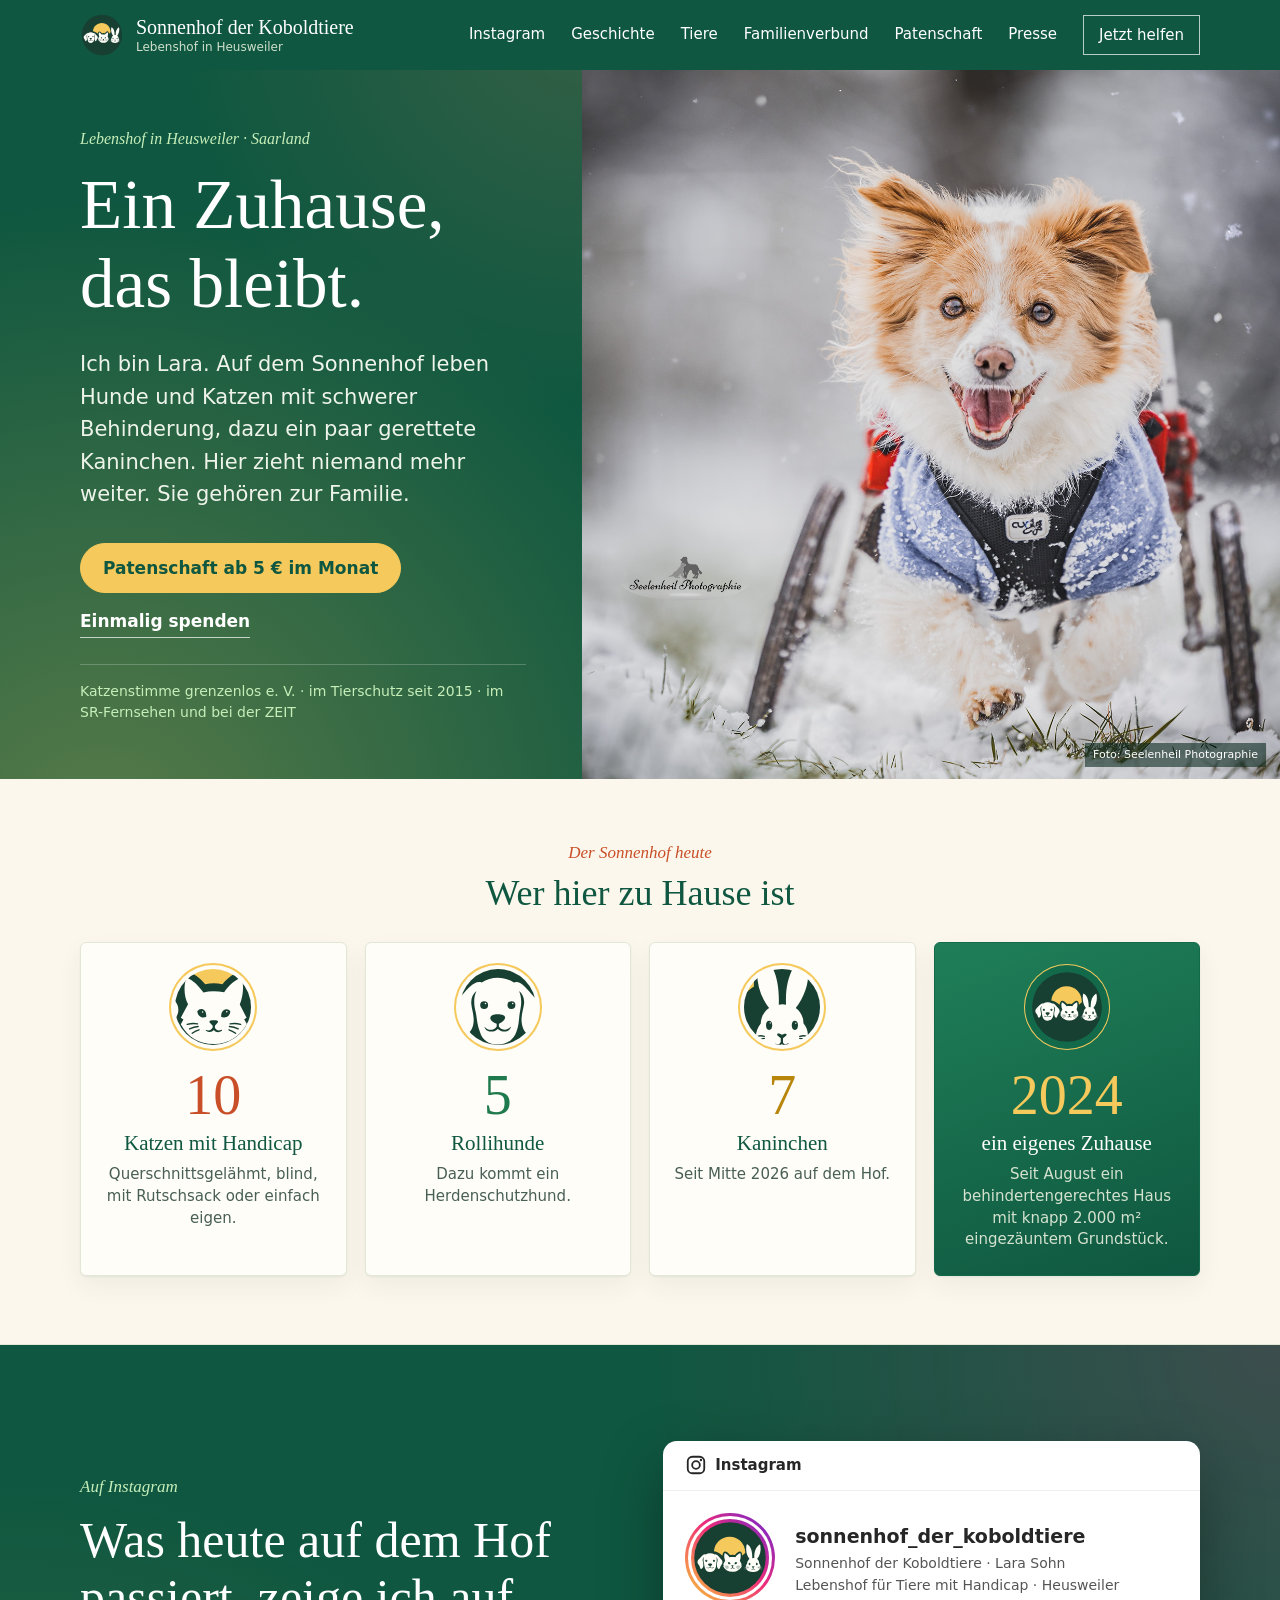
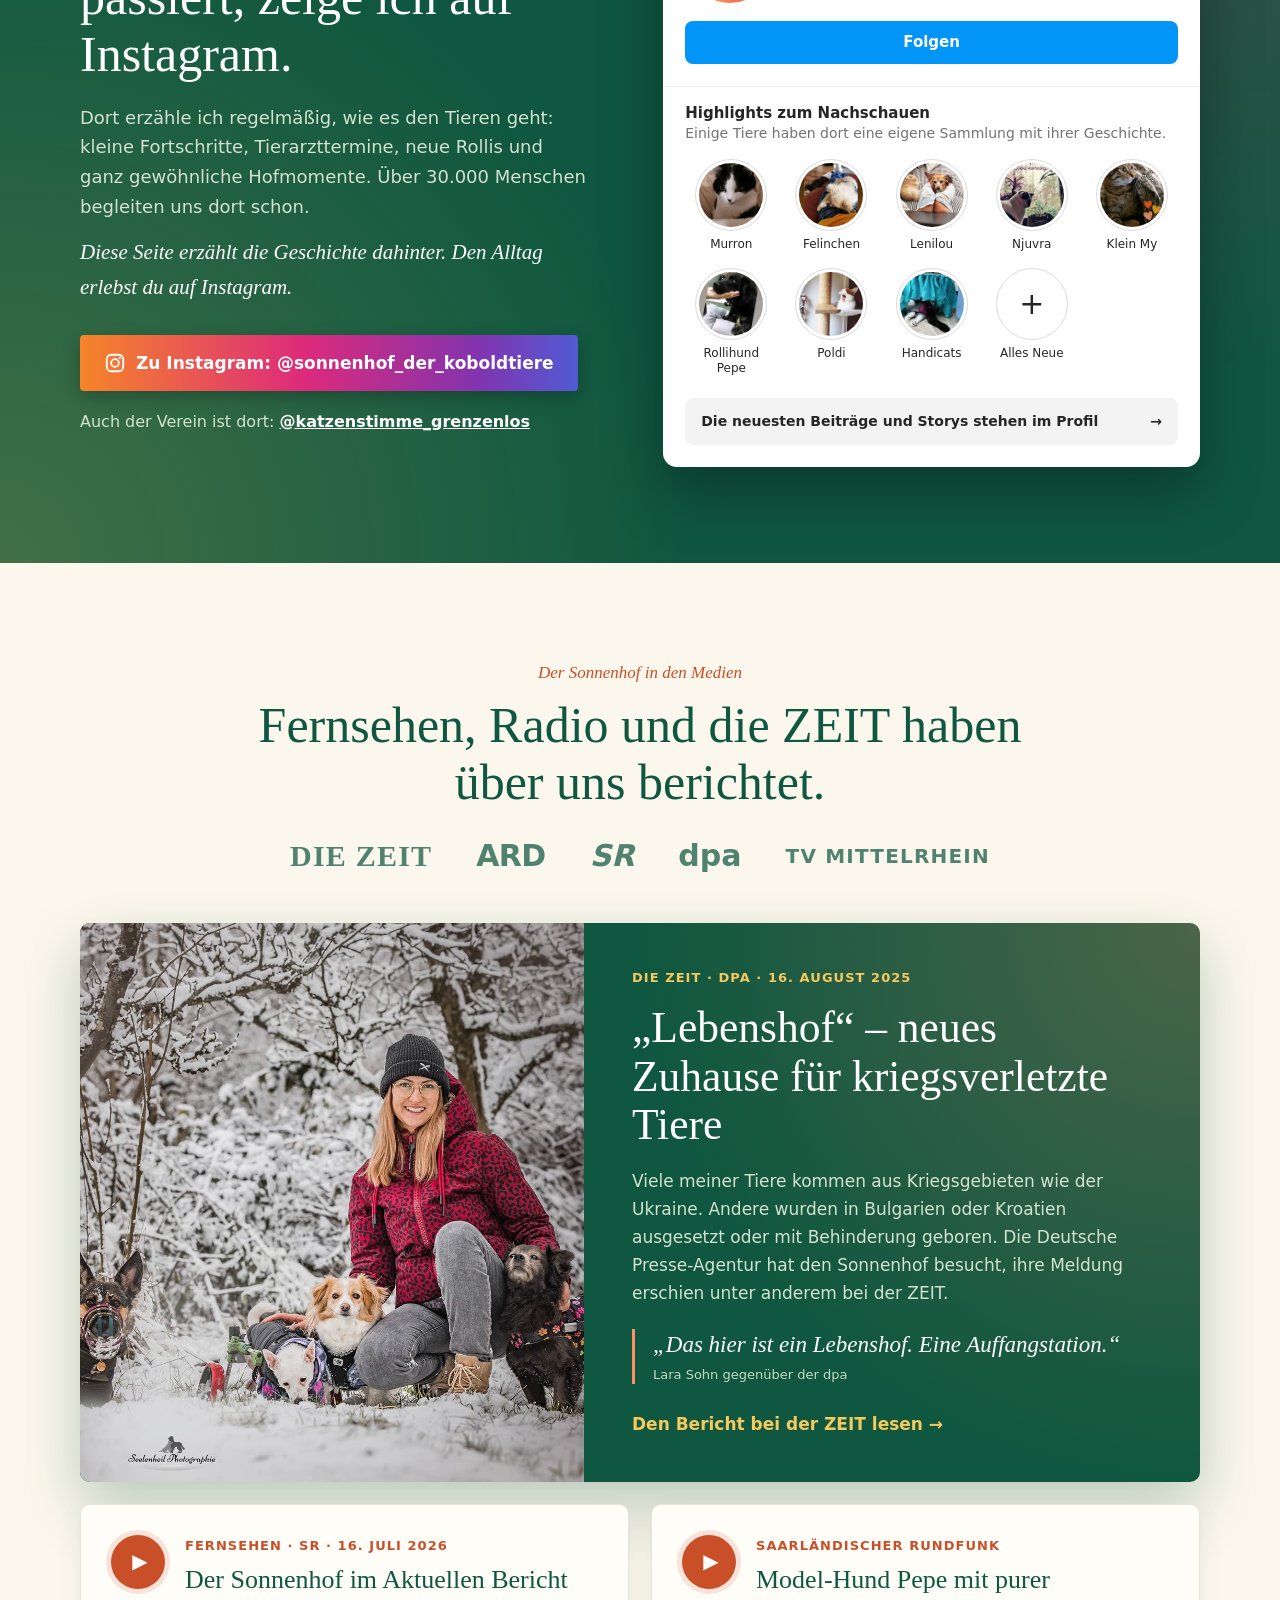
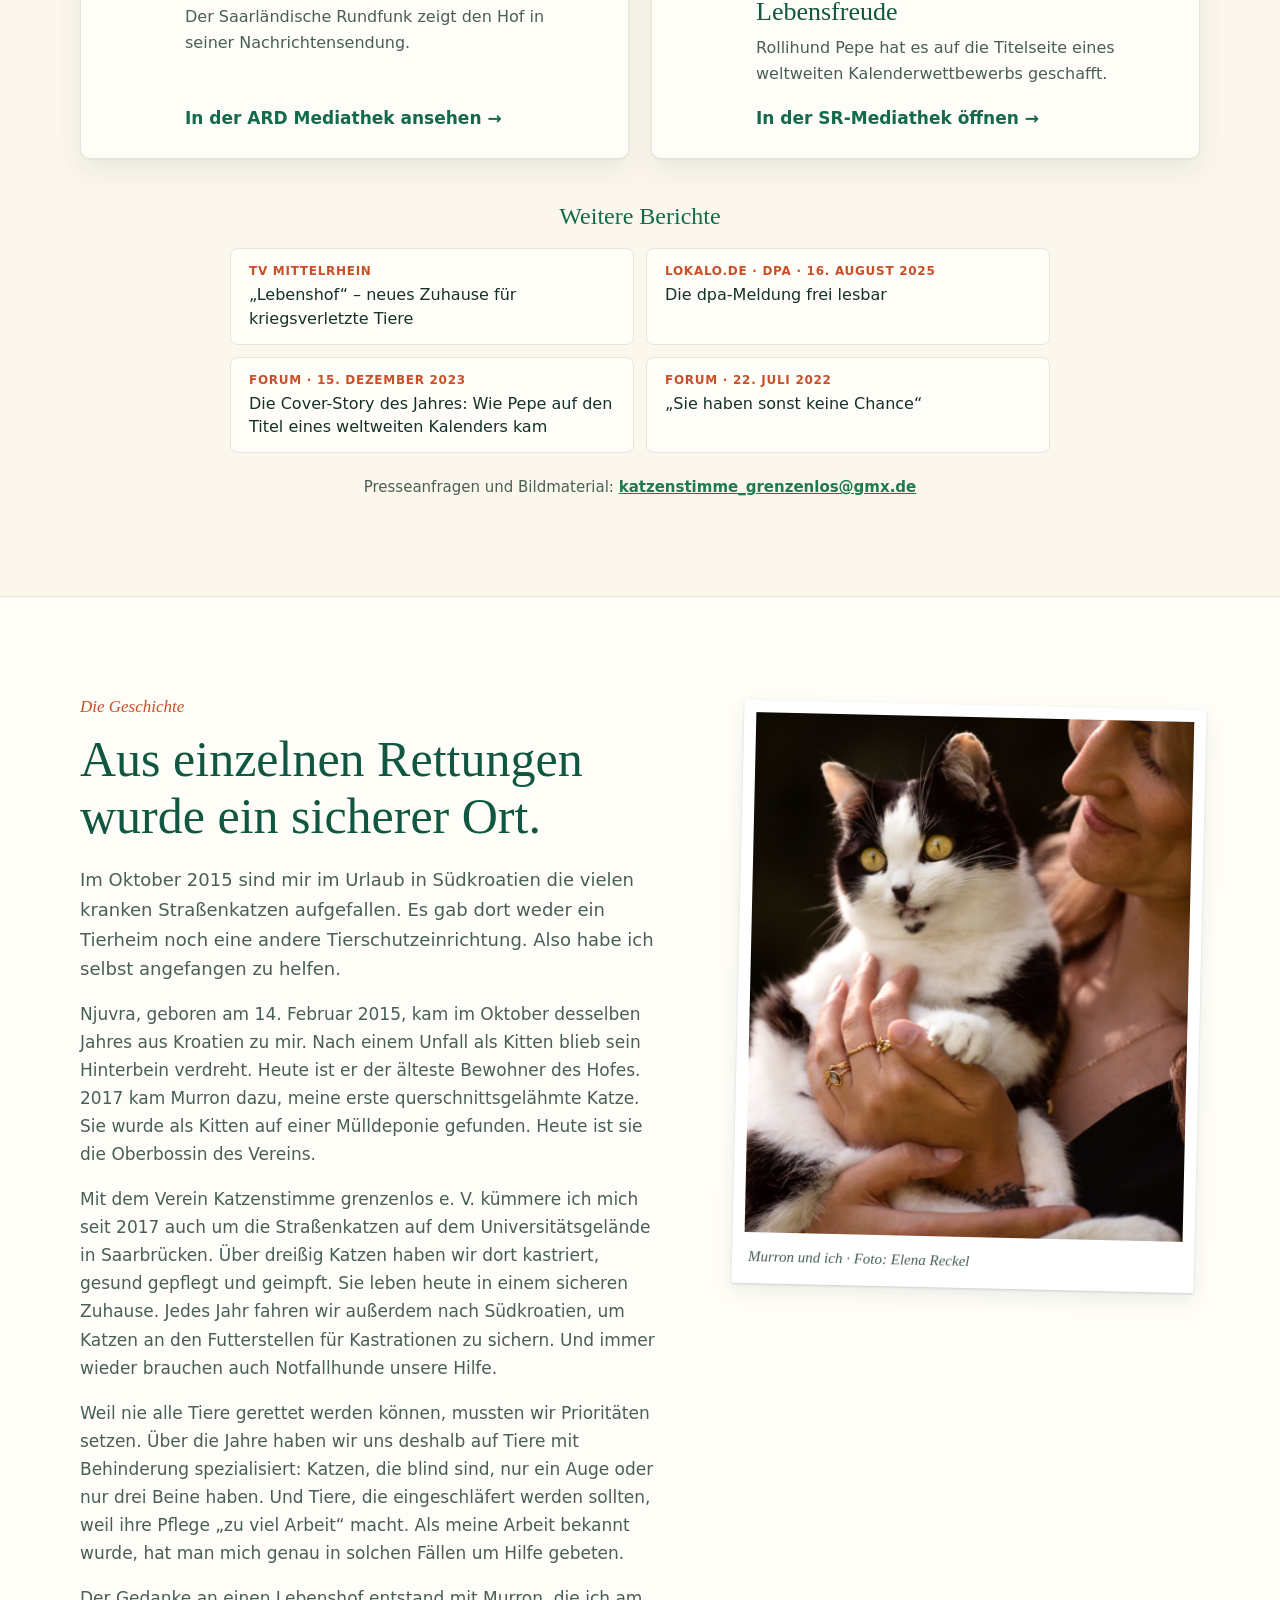
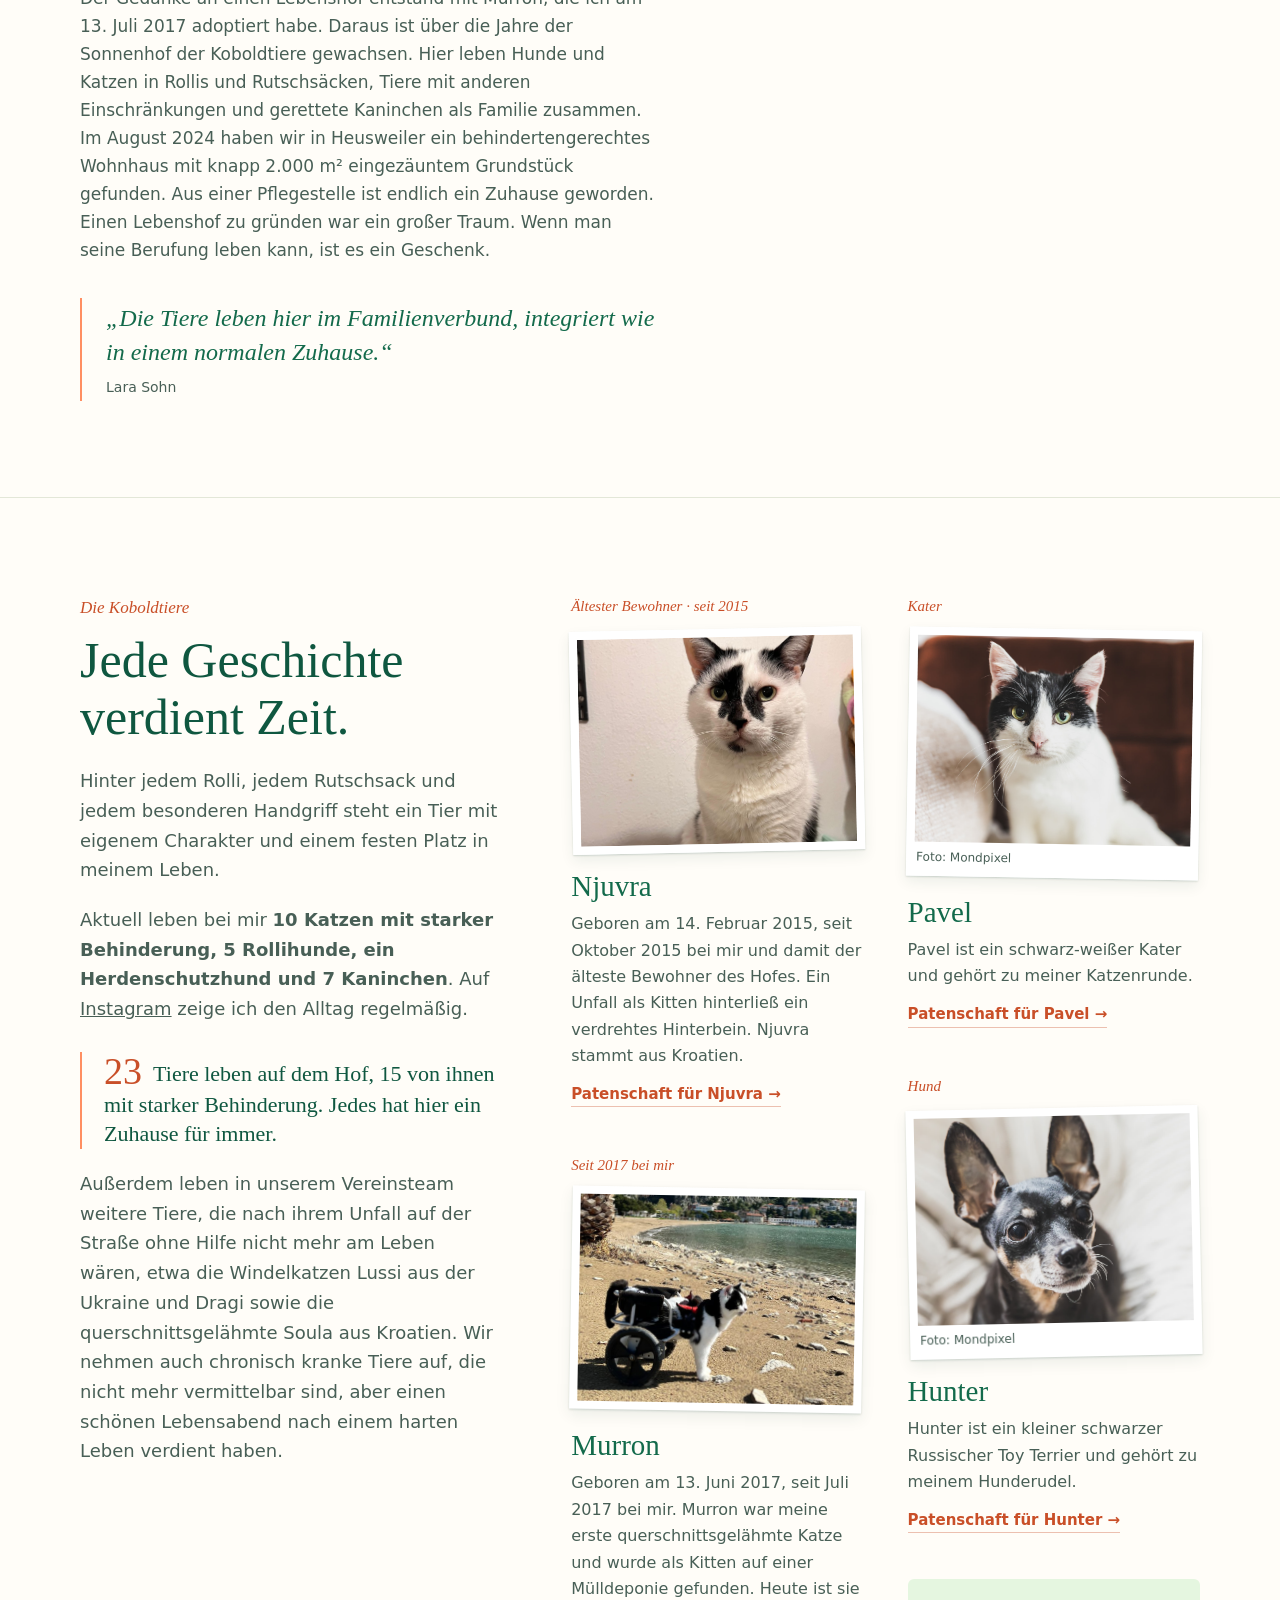
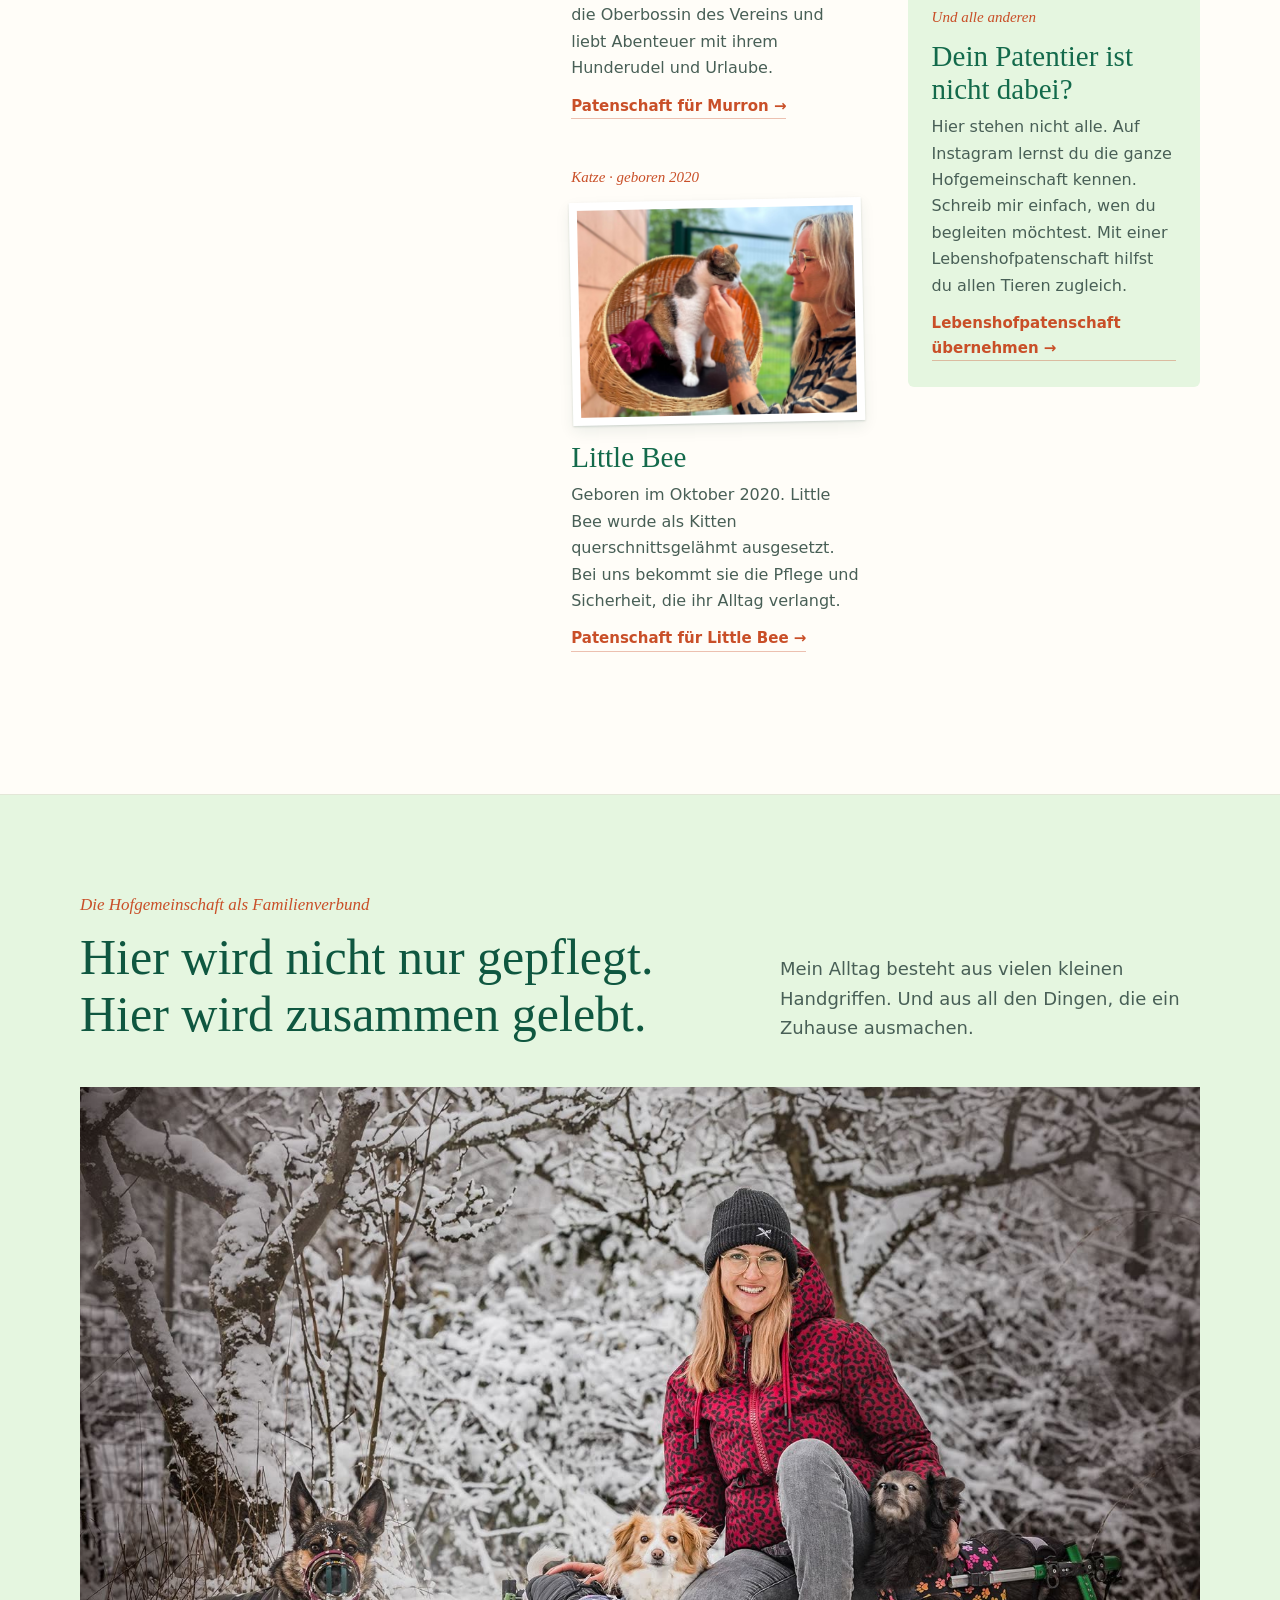
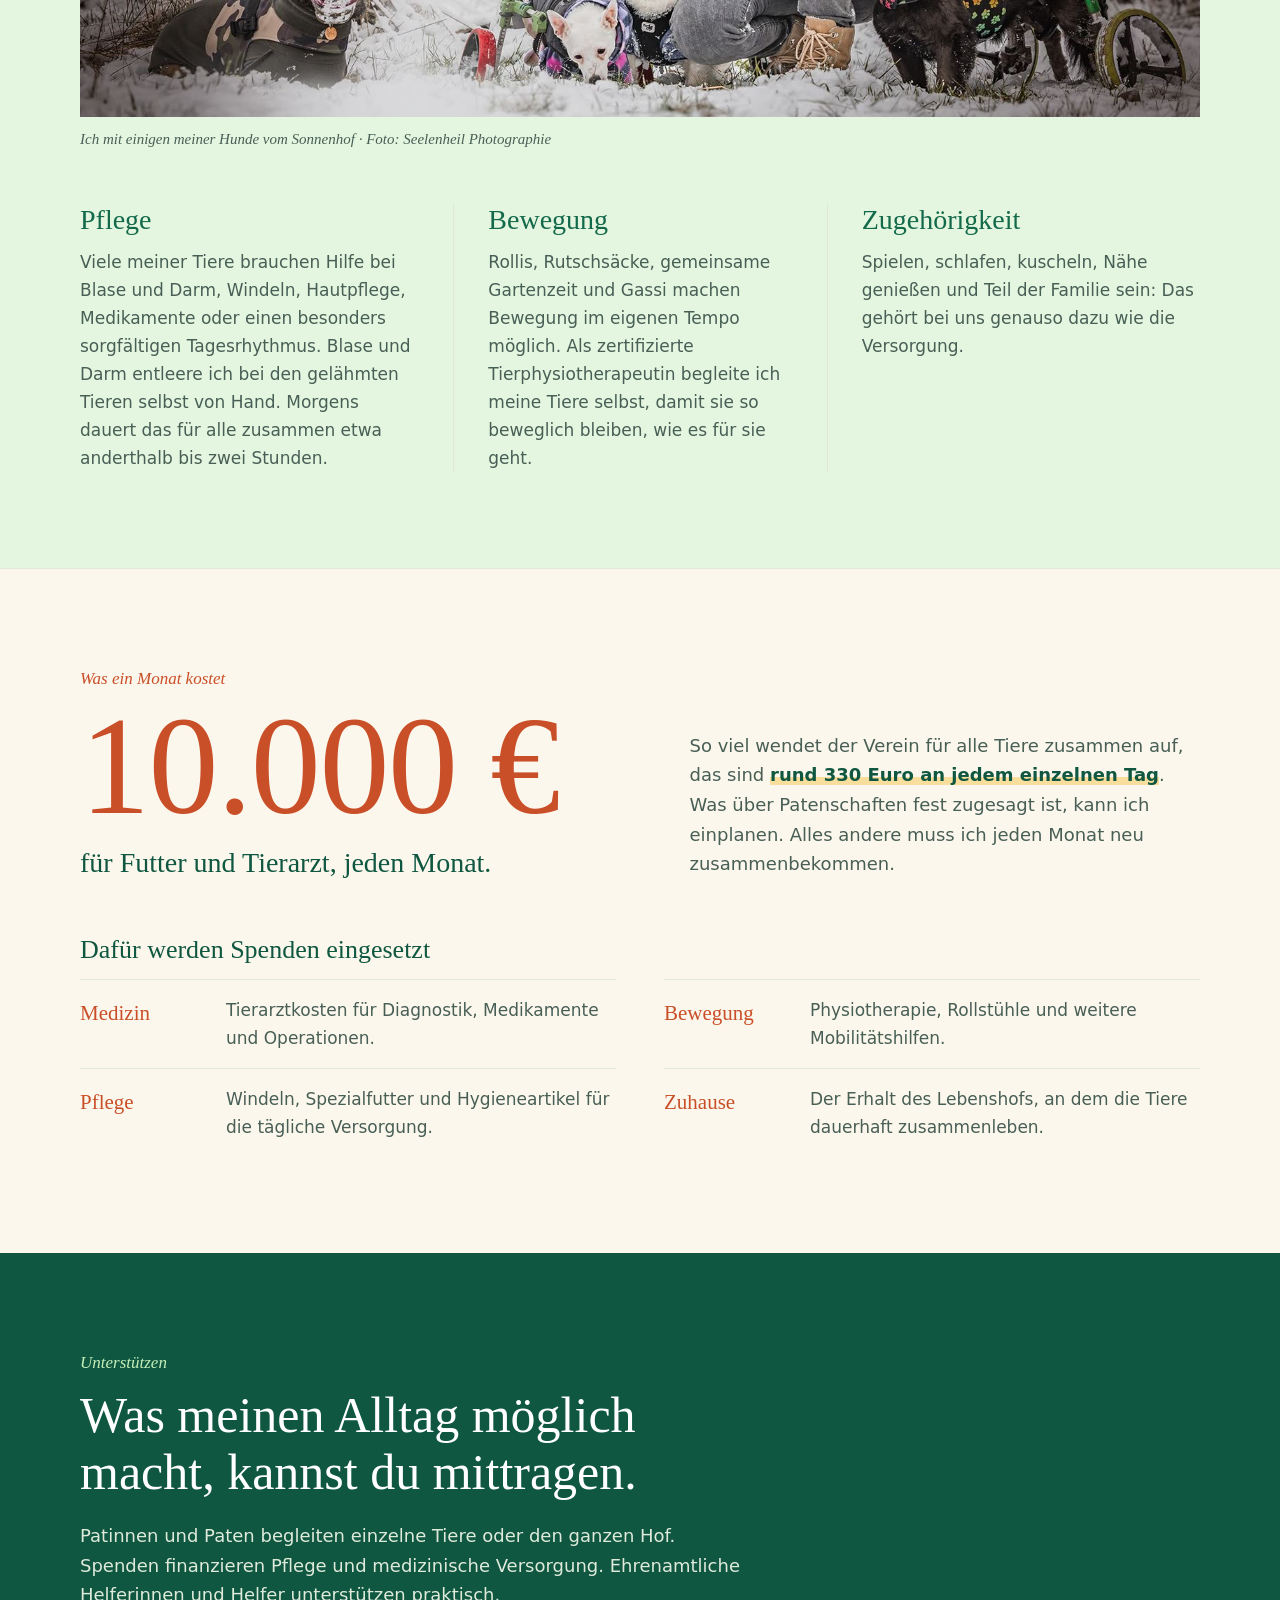
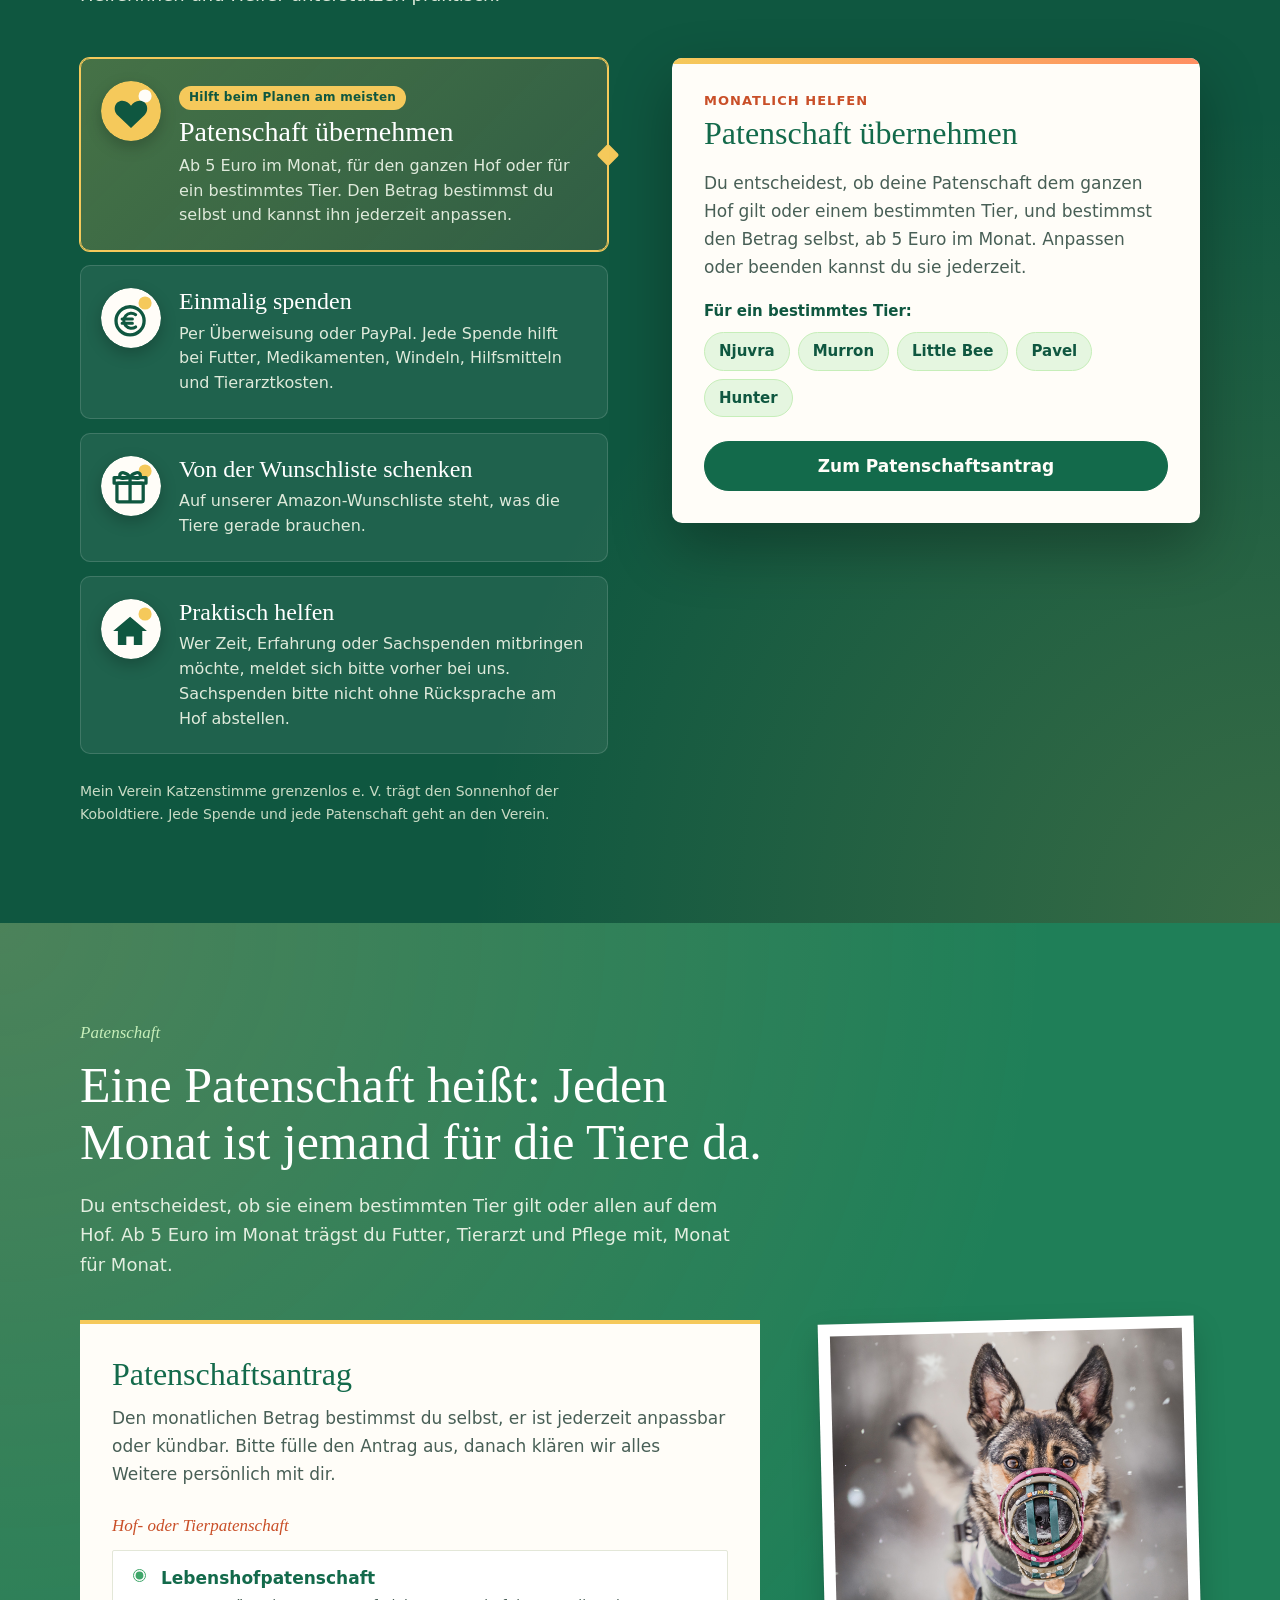
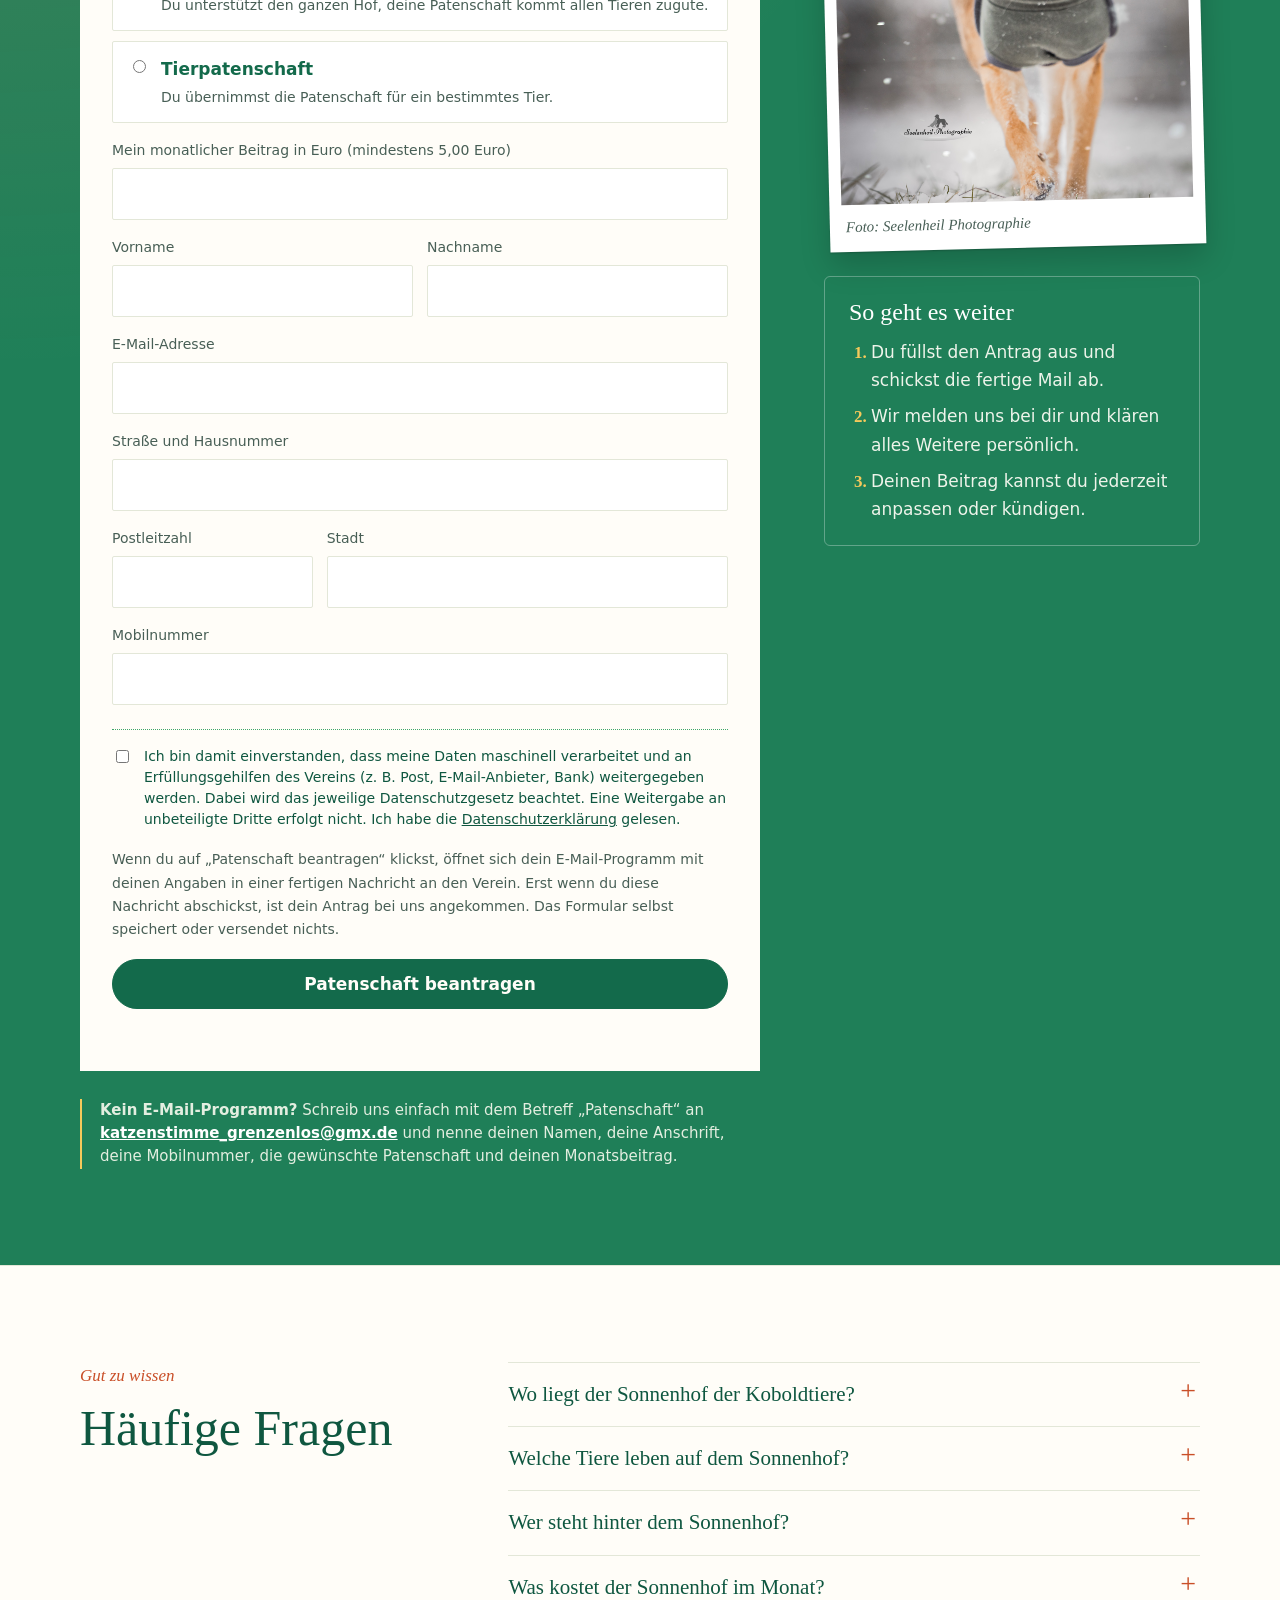
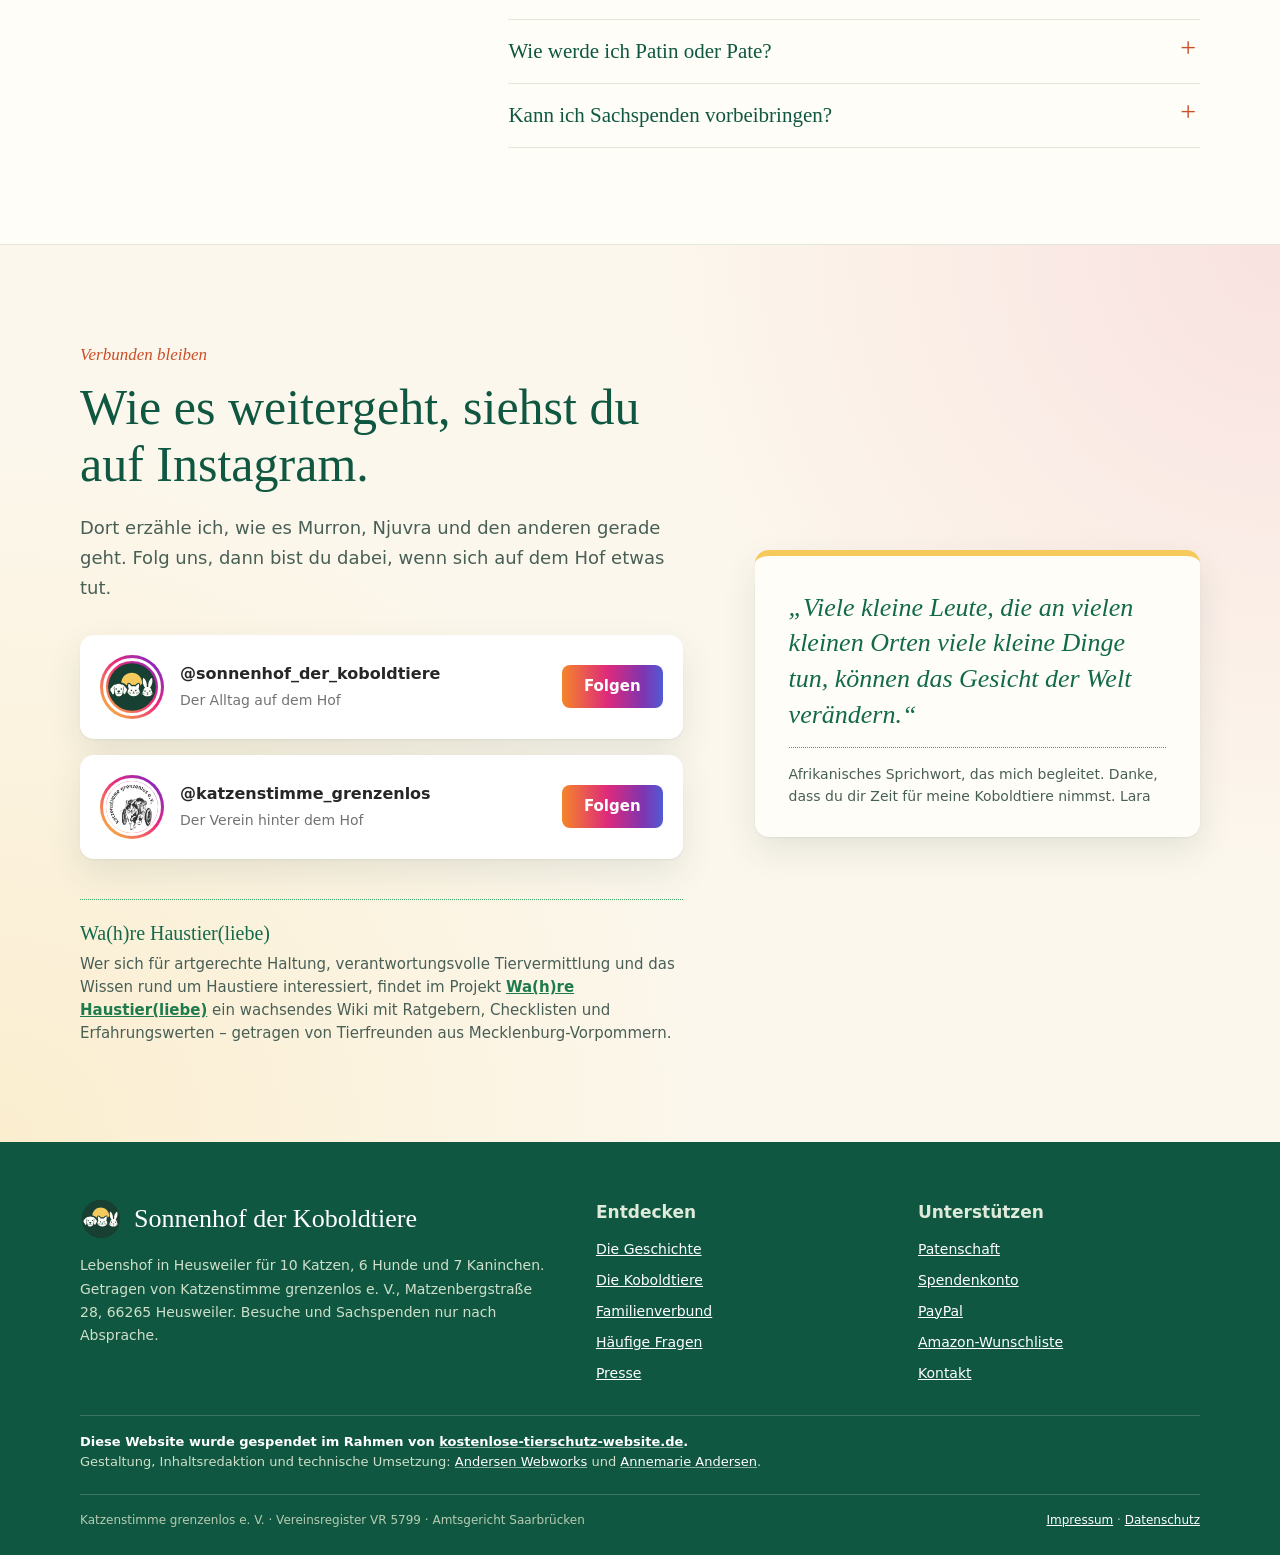
<file: presse.html>
<!doctype html>
<html lang="de">
<head>
  <meta charset="utf-8">
  <title>Presse – Sonnenhof der Koboldtiere</title>
  <meta name="robots" content="noindex, follow">
  <link rel="canonical" href="https://sonnenhof-der-koboldtiere.de/#presse">
  <meta http-equiv="refresh" content="0; url=index.html#presse">
  <script>location.replace('index.html#presse');</script>
</head>
<body>
  <p>Die Presseberichte stehen jetzt auf der <a href="index.html#presse">Startseite</a>.</p>
</body>
</html>
</file>
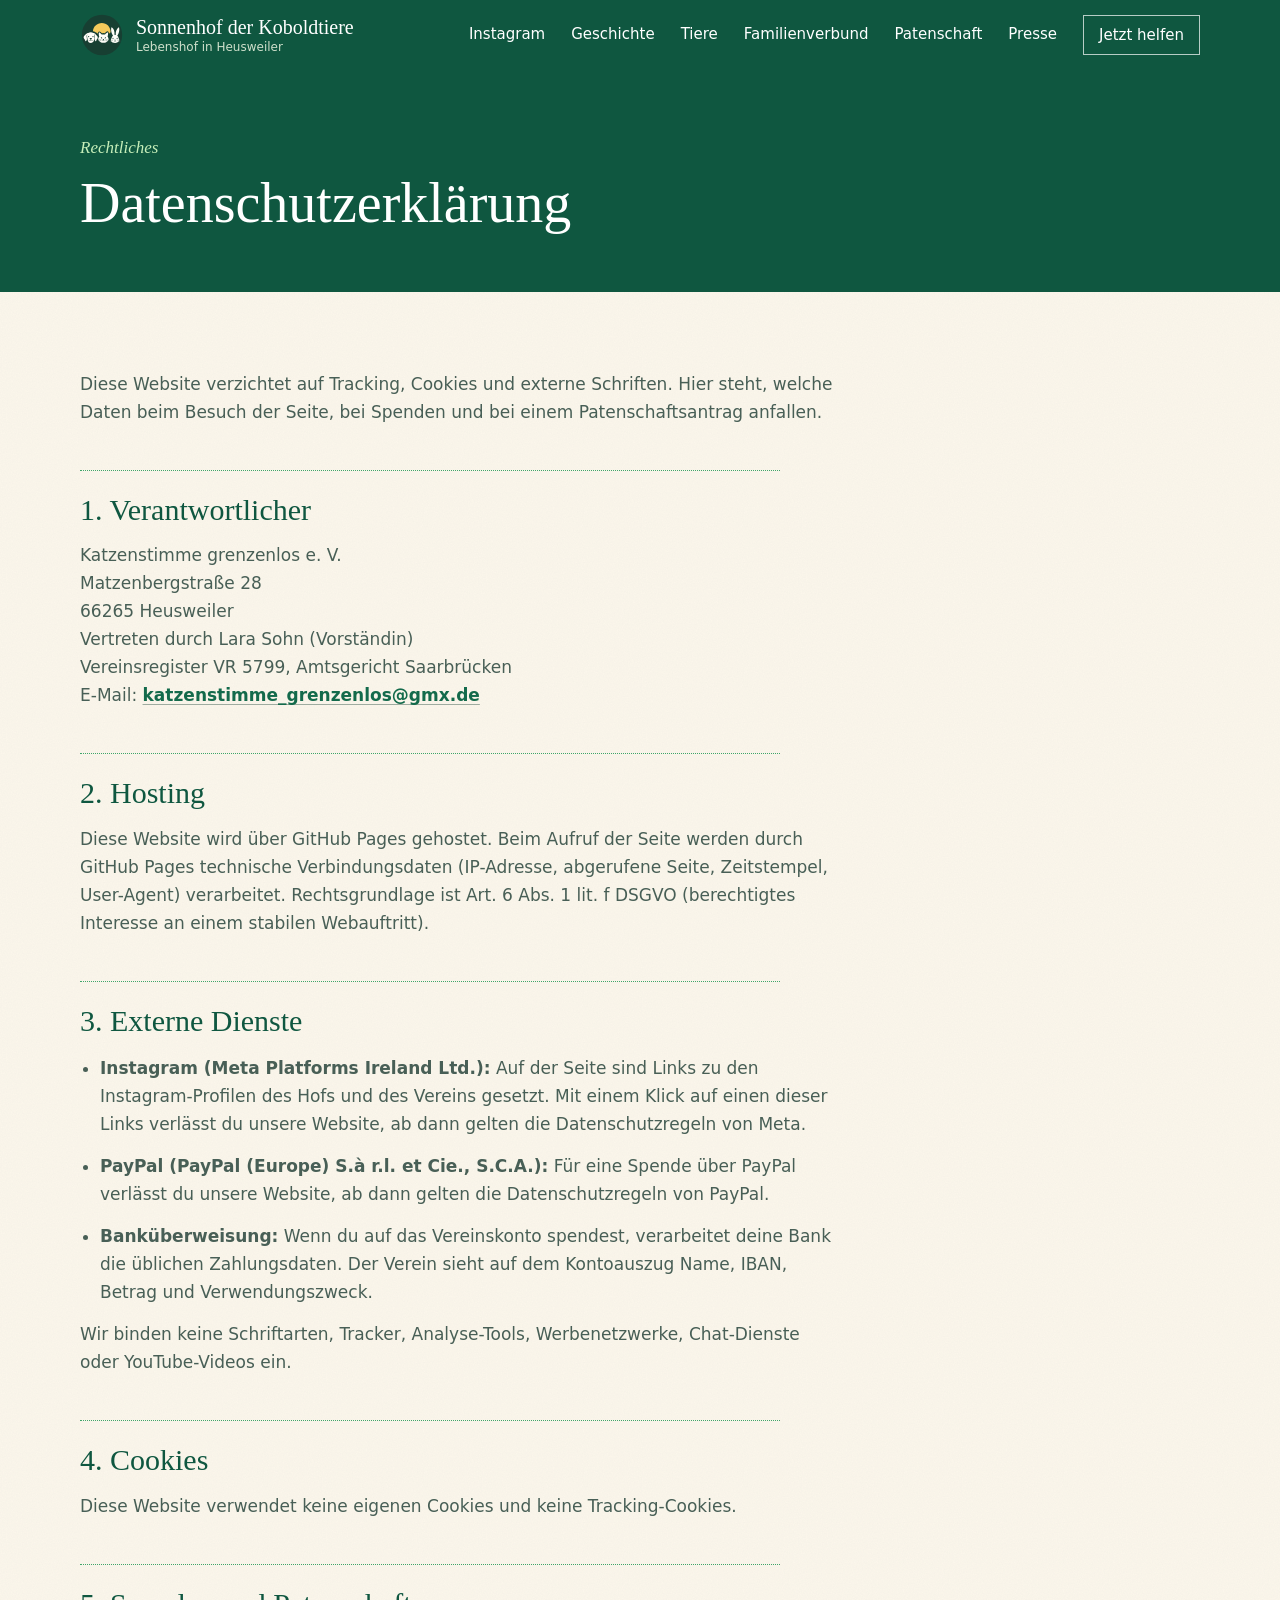
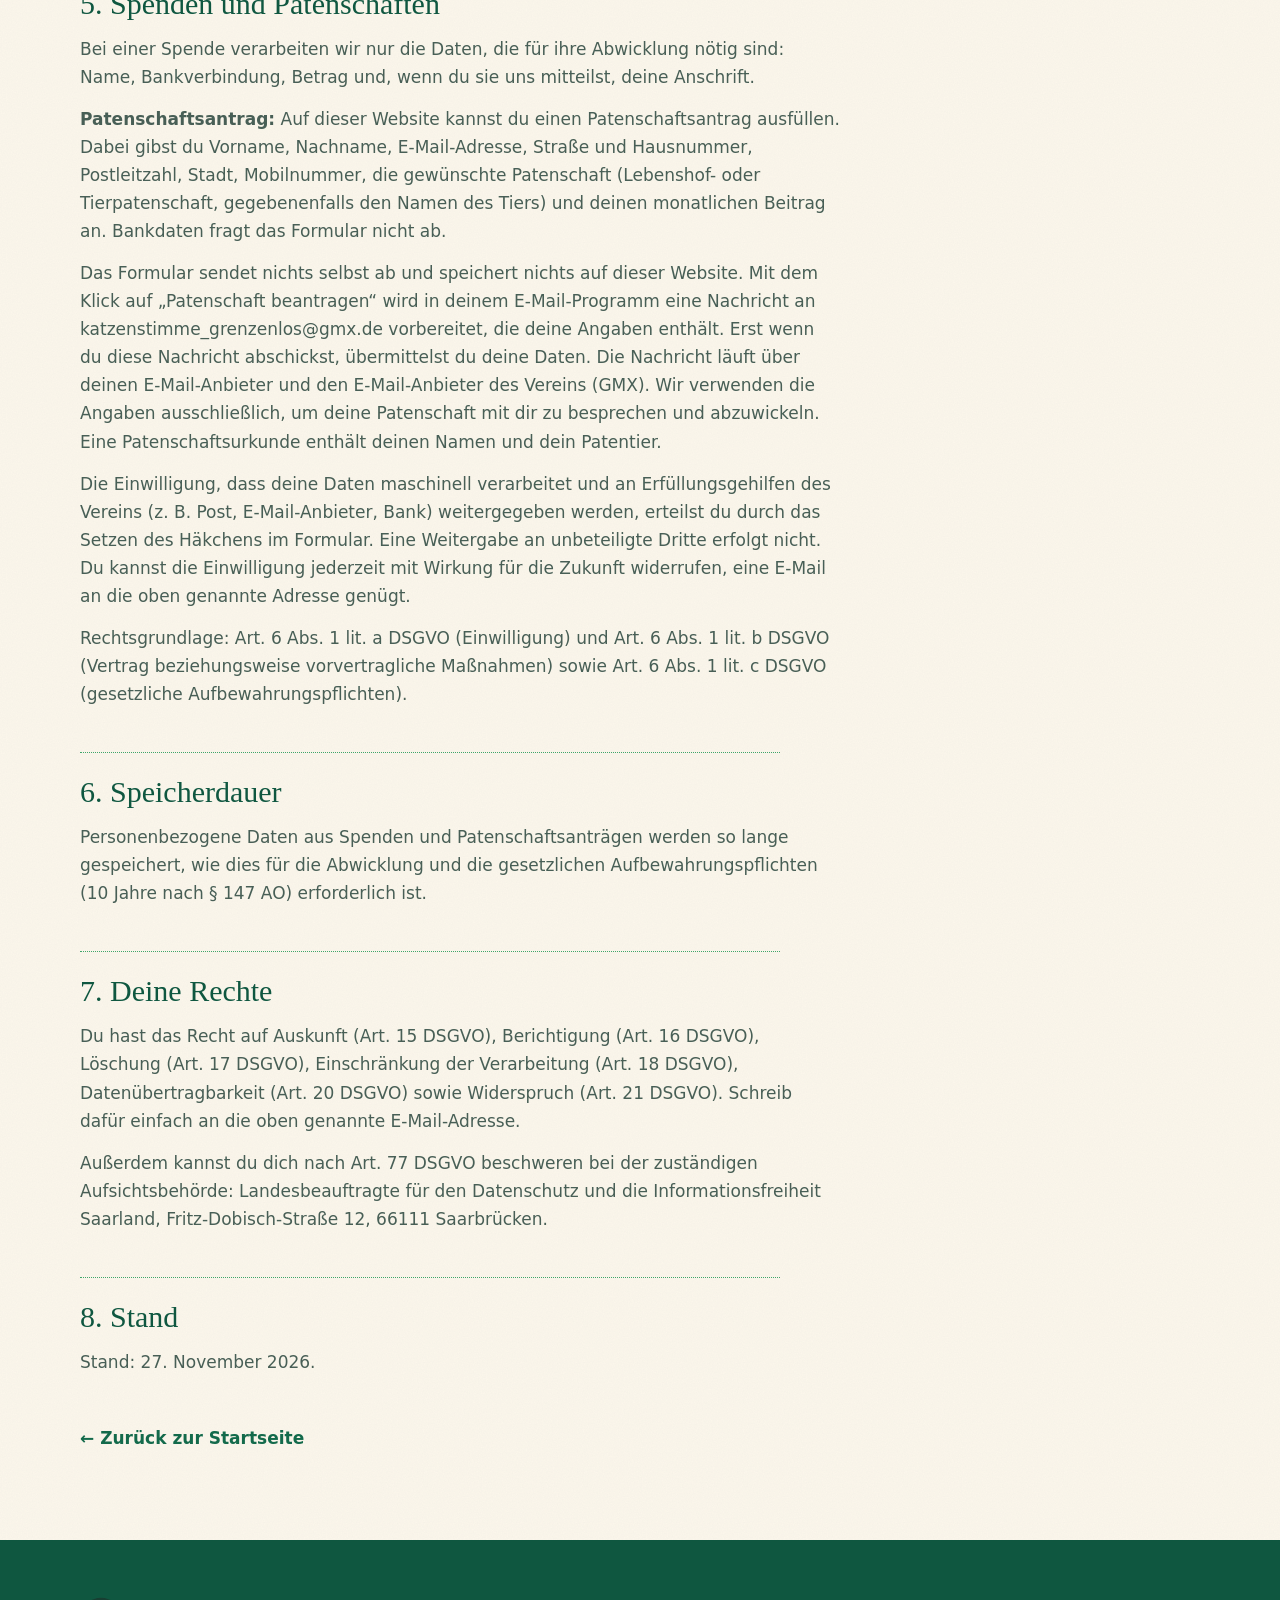
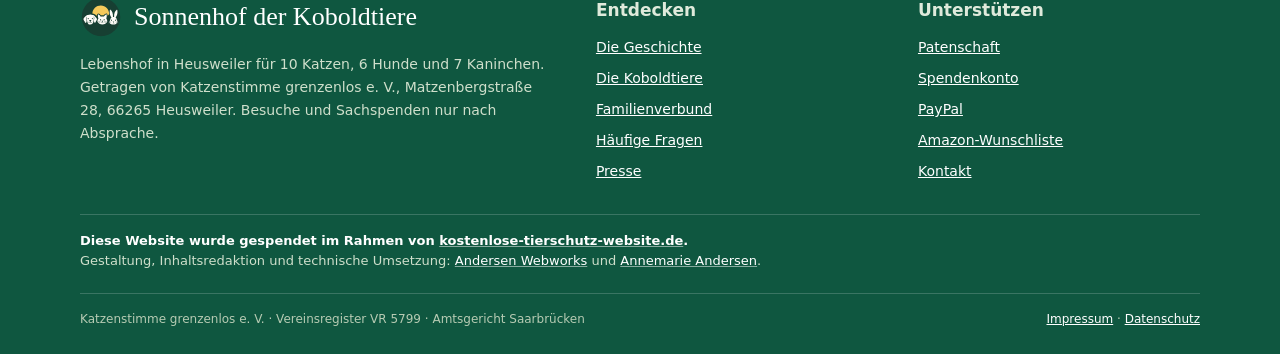
<file: sonnenhof-datenschutz.html>
<!DOCTYPE html>
<html lang="de">
<head>
  <meta charset="UTF-8">
  <meta name="viewport" content="width=device-width, initial-scale=1.0">
  <title>Datenschutz – Sonnenhof der Koboldtiere</title>
  <meta name="description" content="Datenschutzerklärung des Sonnenhofs der Koboldtiere (Katzenstimme grenzenlos e.&nbsp;V., Heusweiler): Hosting, externe Dienste, Spenden und Patenschaftsantrag.">
  <meta name="robots" content="index, follow">
  <link rel="canonical" href="https://sonnenhof-der-koboldtiere.de/sonnenhof-datenschutz.html">
  <meta name="theme-color" content="#0f5740">
  <link rel="icon" href="favicon.ico" sizes="32x32">
  <link rel="icon" href="favicon.svg?v=20260930" type="image/svg+xml">
  <link rel="apple-touch-icon" href="apple-touch-icon.png">
  <link rel="manifest" href="site.webmanifest">
  <link rel="stylesheet" href="assets/css/sonnenhof.css">
</head>
<body>
  <a class="skip" href="#inhalt">Zum Inhalt springen</a>

  <header class="site-header">
    <div class="wrap header-inner">
      <a class="brand" href="index.html" aria-label="Sonnenhof der Koboldtiere, Startseite">
        <img class="brand-mark" src="assets/img/logo/sonnenhof-bildmarke.svg" alt="">
        <span class="brand-name">Sonnenhof der Koboldtiere<small>Lebenshof in Heusweiler</small></span>
      </a>
      <button class="menu-button" type="button" aria-expanded="false" aria-controls="hauptnavigation">Menü</button>
      <nav class="main-nav" id="hauptnavigation" aria-label="Hauptnavigation">
        <a href="index.html#instagram">Instagram</a>
        <a href="index.html#geschichte">Geschichte</a>
        <a href="index.html#tiere">Tiere</a>
        <a href="index.html#familie">Familienverbund</a>
        <a href="index.html#patenschaft">Patenschaft</a>
        <a href="index.html#presse">Presse</a>
        <a class="nav-help" href="index.html#helfen">Jetzt helfen</a>
      </nav>
    </div>
  </header>

  <main id="inhalt">
    <section class="page-hero">
      <div class="wrap">
        <div class="section-label">Rechtliches</div>
        <h1>Datenschutzerklärung</h1>
      </div>
    </section>
    <div class="wrap page-body">
      <div class="page-content">
        <p>Diese Website verzichtet auf Tracking, Cookies und externe Schriften. Hier steht, welche Daten beim Besuch der Seite, bei Spenden und bei einem Patenschaftsantrag anfallen.</p>

        <h2>1. Verantwortlicher</h2>
        <p>
          Katzenstimme grenzenlos e.&nbsp;V.<br>
          Matzenbergstraße 28<br>
          66265 Heusweiler<br>
          Vertreten durch Lara Sohn (Vorständin)<br>
          Vereinsregister VR&nbsp;5799, Amtsgericht Saarbrücken<br>
          E-Mail: <a href="mailto:katzenstimme_grenzenlos@gmx.de">katzenstimme_grenzenlos@gmx.de</a>
        </p>

        <h2>2. Hosting</h2>
        <p>Diese Website wird über GitHub Pages gehostet. Beim Aufruf der Seite werden durch GitHub Pages technische Verbindungsdaten (IP-Adresse, abgerufene Seite, Zeitstempel, User-Agent) verarbeitet. Rechtsgrundlage ist Art.&nbsp;6 Abs.&nbsp;1 lit.&nbsp;f DSGVO (berechtigtes Interesse an einem stabilen Webauftritt).</p>

        <h2>3. Externe Dienste</h2>
        <ul>
          <li><strong>Instagram (Meta Platforms Ireland Ltd.):</strong> Auf der Seite sind Links zu den Instagram-Profilen des Hofs und des Vereins gesetzt. Mit einem Klick auf einen dieser Links verlässt du unsere Website, ab dann gelten die Datenschutzregeln von Meta.</li>
          <li><strong>PayPal (PayPal (Europe) S.à r.l. et Cie., S.C.A.):</strong> Für eine Spende über PayPal verlässt du unsere Website, ab dann gelten die Datenschutzregeln von PayPal.</li>
          <li><strong>Banküberweisung:</strong> Wenn du auf das Vereinskonto spendest, verarbeitet deine Bank die üblichen Zahlungsdaten. Der Verein sieht auf dem Kontoauszug Name, IBAN, Betrag und Verwendungszweck.</li>
        </ul>
        <p>Wir binden keine Schriftarten, Tracker, Analyse-Tools, Werbenetzwerke, Chat-Dienste oder YouTube-Videos ein.</p>

        <h2>4. Cookies</h2>
        <p>Diese Website verwendet keine eigenen Cookies und keine Tracking-Cookies.</p>

        <h2 id="patenschaft">5. Spenden und Patenschaften</h2>
        <p>Bei einer Spende verarbeiten wir nur die Daten, die für ihre Abwicklung nötig sind: Name, Bankverbindung, Betrag und, wenn du sie uns mitteilst, deine Anschrift.</p>
        <p><strong>Patenschaftsantrag:</strong> Auf dieser Website kannst du einen Patenschaftsantrag ausfüllen. Dabei gibst du Vorname, Nachname, E-Mail-Adresse, Straße und Hausnummer, Postleitzahl, Stadt, Mobilnummer, die gewünschte Patenschaft (Lebenshof- oder Tierpatenschaft, gegebenenfalls den Namen des Tiers) und deinen monatlichen Beitrag an. Bankdaten fragt das Formular nicht ab.</p>
        <p>Das Formular sendet nichts selbst ab und speichert nichts auf dieser Website. Mit dem Klick auf „Patenschaft beantragen“ wird in deinem E-Mail-Programm eine Nachricht an katzenstimme_grenzenlos@gmx.de vorbereitet, die deine Angaben enthält. Erst wenn du diese Nachricht abschickst, übermittelst du deine Daten. Die Nachricht läuft über deinen E-Mail-Anbieter und den E-Mail-Anbieter des Vereins (GMX). Wir verwenden die Angaben ausschließlich, um deine Patenschaft mit dir zu besprechen und abzuwickeln. Eine Patenschaftsurkunde enthält deinen Namen und dein Patentier.</p>
        <p>Die Einwilligung, dass deine Daten maschinell verarbeitet und an Erfüllungsgehilfen des Vereins (z.&nbsp;B. Post, E-Mail-Anbieter, Bank) weitergegeben werden, erteilst du durch das Setzen des Häkchens im Formular. Eine Weitergabe an unbeteiligte Dritte erfolgt nicht. Du kannst die Einwilligung jederzeit mit Wirkung für die Zukunft widerrufen, eine E-Mail an die oben genannte Adresse genügt.</p>
        <p>Rechtsgrundlage: Art.&nbsp;6 Abs.&nbsp;1 lit.&nbsp;a DSGVO (Einwilligung) und Art.&nbsp;6 Abs.&nbsp;1 lit.&nbsp;b DSGVO (Vertrag beziehungsweise vorvertragliche Maßnahmen) sowie Art.&nbsp;6 Abs.&nbsp;1 lit.&nbsp;c DSGVO (gesetzliche Aufbewahrungspflichten).</p>

        <h2>6. Speicherdauer</h2>
        <p>Personenbezogene Daten aus Spenden und Patenschaftsanträgen werden so lange gespeichert, wie dies für die Abwicklung und die gesetzlichen Aufbewahrungspflichten (10 Jahre nach § 147 AO) erforderlich ist.</p>

        <h2>7. Deine Rechte</h2>
        <p>Du hast das Recht auf Auskunft (Art.&nbsp;15 DSGVO), Berichtigung (Art.&nbsp;16 DSGVO), Löschung (Art.&nbsp;17 DSGVO), Einschränkung der Verarbeitung (Art.&nbsp;18 DSGVO), Datenübertragbarkeit (Art.&nbsp;20 DSGVO) sowie Widerspruch (Art.&nbsp;21 DSGVO). Schreib dafür einfach an die oben genannte E-Mail-Adresse.</p>
        <p>Außerdem kannst du dich nach Art.&nbsp;77 DSGVO beschweren bei der zuständigen Aufsichtsbehörde: Landesbeauftragte für den Datenschutz und die Informationsfreiheit Saarland, Fritz-Dobisch-Straße 12, 66111 Saarbrücken.</p>

        <h2>8. Stand</h2>
        <p>Stand: 27. November 2026.</p>

        <p class="page-back"><a href="index.html">← Zurück zur Startseite</a></p>

      </div>
    </div>
  </main>

  <footer>
    <div class="wrap footer-grid">
      <div>
        <div class="footer-brand">
          <img class="footer-brand-mark" src="assets/img/logo/sonnenhof-bildmarke.svg" alt="">
          <div class="footer-name">Sonnenhof der Koboldtiere</div>
        </div>
        <p>Lebenshof in Heusweiler für 10 Katzen, 6 Hunde und 7 Kaninchen. Getragen von Katzenstimme grenzenlos e.&nbsp;V., Matzenbergstraße 28, 66265 Heusweiler. Besuche und Sachspenden nur nach Absprache.</p>
      </div>
      <div>
        <strong>Entdecken</strong>
        <ul>
          <li><a href="index.html#geschichte">Die Geschichte</a></li>
          <li><a href="index.html#tiere">Die Koboldtiere</a></li>
          <li><a href="index.html#familie">Familienverbund</a></li>
          <li><a href="index.html#fragen">Häufige Fragen</a></li>
          <li><a href="index.html#presse">Presse</a></li>
        </ul>
      </div>
      <div>
        <strong>Unterstützen</strong>
        <ul>
          <li><a href="index.html#patenschaft">Patenschaft</a></li>
          <li><a href="index.html#spenden">Spendenkonto</a></li>
          <li><a href="https://www.paypal.me/katzenstimme" target="_blank" rel="noopener noreferrer">PayPal</a></li>
          <li><a href="https://www.amazon.de/hz/wishlist/ls/34C3XM2DW4QZP" target="_blank" rel="noopener noreferrer">Amazon-Wunschliste</a></li>
          <li><a href="mailto:katzenstimme_grenzenlos@gmx.de">Kontakt</a></li>
        </ul>
      </div>
    </div>

    <div class="wrap">
      <p class="footer-credit">
        <strong>Diese Website wurde gespendet im Rahmen von <a href="https://kostenlose-tierschutz-website.de" target="_blank" rel="noopener noreferrer">kostenlose-tierschutz-website.de</a>.</strong><br>
        Gestaltung, Inhaltsredaktion und technische Umsetzung: <a href="https://andersen-webworks.de" target="_blank" rel="noopener noreferrer">Andersen Webworks</a> und <a href="https://annemarie-andersen.de" target="_blank" rel="noopener noreferrer">Annemarie Andersen</a>.
      </p>
    </div>

    <div class="wrap footer-bottom">
      <span>Katzenstimme grenzenlos e.&nbsp;V. · Vereinsregister VR 5799 · Amtsgericht Saarbrücken</span>
      <span><a href="sonnenhof-impressum.html">Impressum</a> · <a href="sonnenhof-datenschutz.html">Datenschutz</a></span>
    </div>
  </footer>

  <script>
    const menuButton = document.querySelector('.menu-button');
    const navigation = document.querySelector('.main-nav');
    menuButton.addEventListener('click', () => {
      const isOpen = navigation.classList.toggle('is-open');
      menuButton.setAttribute('aria-expanded', String(isOpen));
    });
  </script>
</body>
</html>
</file>
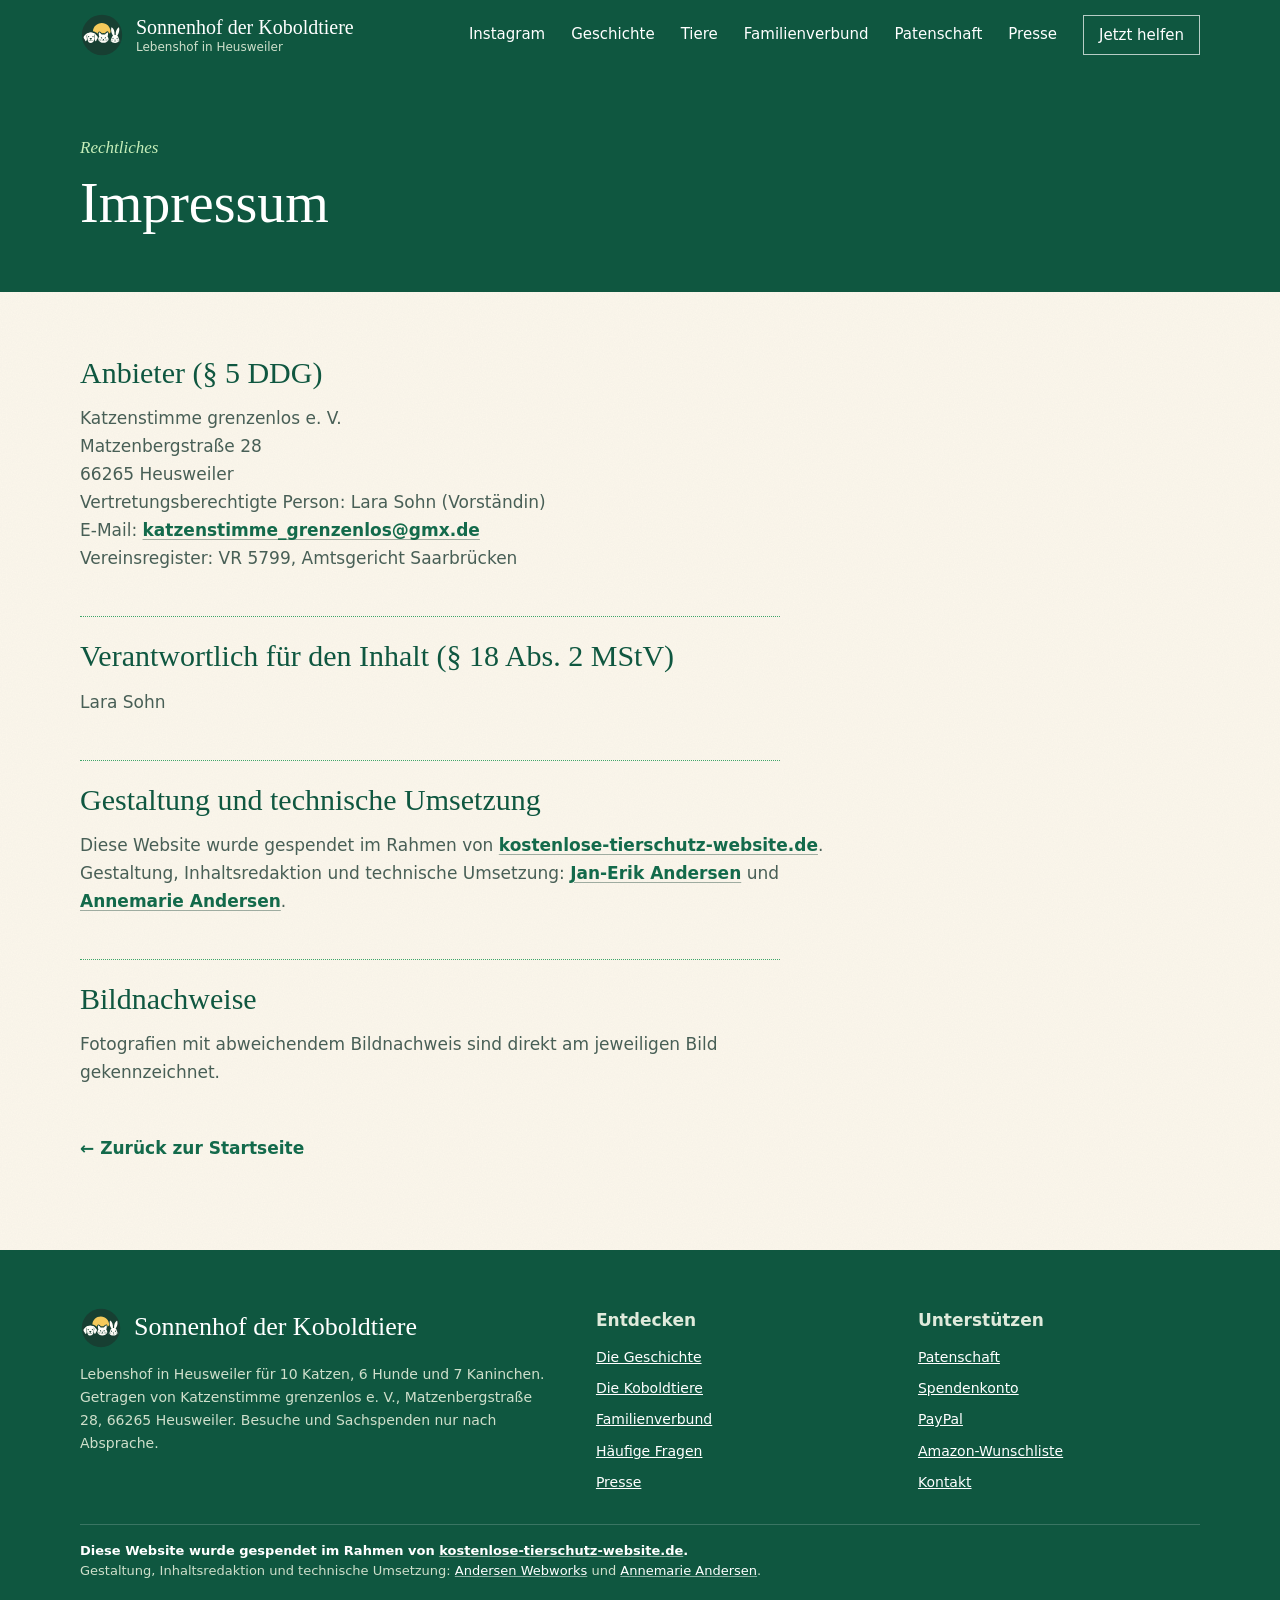
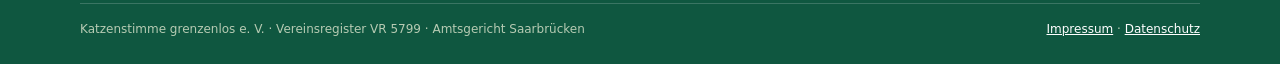
<file: sonnenhof-impressum.html>
<!DOCTYPE html>
<html lang="de">
<head>
  <meta charset="UTF-8">
  <meta name="viewport" content="width=device-width, initial-scale=1.0">
  <title>Impressum – Sonnenhof der Koboldtiere</title>
  <meta name="description" content="Impressum der Website Sonnenhof der Koboldtiere, getragen vom Verein Katzenstimme grenzenlos e.&nbsp;V., Sitz Heusweiler.">
  <meta name="robots" content="index, follow">
  <link rel="canonical" href="https://sonnenhof-der-koboldtiere.de/sonnenhof-impressum.html">
  <meta name="theme-color" content="#0f5740">
  <link rel="icon" href="favicon.ico" sizes="32x32">
  <link rel="icon" href="favicon.svg?v=20260930" type="image/svg+xml">
  <link rel="apple-touch-icon" href="apple-touch-icon.png">
  <link rel="manifest" href="site.webmanifest">
  <link rel="stylesheet" href="assets/css/sonnenhof.css">
</head>
<body>
  <a class="skip" href="#inhalt">Zum Inhalt springen</a>

  <header class="site-header">
    <div class="wrap header-inner">
      <a class="brand" href="index.html" aria-label="Sonnenhof der Koboldtiere, Startseite">
        <img class="brand-mark" src="assets/img/logo/sonnenhof-bildmarke.svg" alt="">
        <span class="brand-name">Sonnenhof der Koboldtiere<small>Lebenshof in Heusweiler</small></span>
      </a>
      <button class="menu-button" type="button" aria-expanded="false" aria-controls="hauptnavigation">Menü</button>
      <nav class="main-nav" id="hauptnavigation" aria-label="Hauptnavigation">
        <a href="index.html#instagram">Instagram</a>
        <a href="index.html#geschichte">Geschichte</a>
        <a href="index.html#tiere">Tiere</a>
        <a href="index.html#familie">Familienverbund</a>
        <a href="index.html#patenschaft">Patenschaft</a>
        <a href="index.html#presse">Presse</a>
        <a class="nav-help" href="index.html#helfen">Jetzt helfen</a>
      </nav>
    </div>
  </header>

  <main id="inhalt">
    <section class="page-hero">
      <div class="wrap">
        <div class="section-label">Rechtliches</div>
        <h1>Impressum</h1>
      </div>
    </section>
    <div class="wrap page-body">
      <div class="page-content">
        <h2>Anbieter (§ 5 DDG)</h2>
        <p>
          Katzenstimme grenzenlos e.&nbsp;V.<br>
          Matzenbergstraße 28<br>
          66265 Heusweiler<br>
          Vertretungsberechtigte Person: Lara Sohn (Vorständin)<br>
          E-Mail: <a href="mailto:katzenstimme_grenzenlos@gmx.de">katzenstimme_grenzenlos@gmx.de</a><br>
          Vereinsregister: VR&nbsp;5799, Amtsgericht Saarbrücken
        </p>

        <h2>Verantwortlich für den Inhalt (§ 18 Abs. 2 MStV)</h2>
        <p>
          Lara Sohn<br>
        </p>

        <h2>Gestaltung und technische Umsetzung</h2>
        <p>
          Diese Website wurde gespendet im Rahmen von <a href="https://kostenlose-tierschutz-website.de/">kostenlose-tierschutz-website.de</a>.<br>
          Gestaltung, Inhaltsredaktion und technische Umsetzung: <a href="https://jan-erik-andersen.de/">Jan-Erik Andersen</a> und <a href="https://annemarie-andersen.de/">Annemarie Andersen</a>.
        </p>

        <h2>Bildnachweise</h2>
        <p>Fotografien mit abweichendem Bildnachweis sind direkt am jeweiligen Bild gekennzeichnet.</p>

        <p class="page-back"><a href="index.html">← Zurück zur Startseite</a></p>

      </div>
    </div>
  </main>

  <footer>
    <div class="wrap footer-grid">
      <div>
        <div class="footer-brand">
          <img class="footer-brand-mark" src="assets/img/logo/sonnenhof-bildmarke.svg" alt="">
          <div class="footer-name">Sonnenhof der Koboldtiere</div>
        </div>
        <p>Lebenshof in Heusweiler für 10 Katzen, 6 Hunde und 7 Kaninchen. Getragen von Katzenstimme grenzenlos e.&nbsp;V., Matzenbergstraße 28, 66265 Heusweiler. Besuche und Sachspenden nur nach Absprache.</p>
      </div>
      <div>
        <strong>Entdecken</strong>
        <ul>
          <li><a href="index.html#geschichte">Die Geschichte</a></li>
          <li><a href="index.html#tiere">Die Koboldtiere</a></li>
          <li><a href="index.html#familie">Familienverbund</a></li>
          <li><a href="index.html#fragen">Häufige Fragen</a></li>
          <li><a href="index.html#presse">Presse</a></li>
        </ul>
      </div>
      <div>
        <strong>Unterstützen</strong>
        <ul>
          <li><a href="index.html#patenschaft">Patenschaft</a></li>
          <li><a href="index.html#spenden">Spendenkonto</a></li>
          <li><a href="https://www.paypal.me/katzenstimme" target="_blank" rel="noopener noreferrer">PayPal</a></li>
          <li><a href="https://www.amazon.de/hz/wishlist/ls/34C3XM2DW4QZP" target="_blank" rel="noopener noreferrer">Amazon-Wunschliste</a></li>
          <li><a href="mailto:katzenstimme_grenzenlos@gmx.de">Kontakt</a></li>
        </ul>
      </div>
    </div>

    <div class="wrap">
      <p class="footer-credit">
        <strong>Diese Website wurde gespendet im Rahmen von <a href="https://kostenlose-tierschutz-website.de" target="_blank" rel="noopener noreferrer">kostenlose-tierschutz-website.de</a>.</strong><br>
        Gestaltung, Inhaltsredaktion und technische Umsetzung: <a href="https://andersen-webworks.de" target="_blank" rel="noopener noreferrer">Andersen Webworks</a> und <a href="https://annemarie-andersen.de" target="_blank" rel="noopener noreferrer">Annemarie Andersen</a>.
      </p>
    </div>

    <div class="wrap footer-bottom">
      <span>Katzenstimme grenzenlos e.&nbsp;V. · Vereinsregister VR 5799 · Amtsgericht Saarbrücken</span>
      <span><a href="sonnenhof-impressum.html">Impressum</a> · <a href="sonnenhof-datenschutz.html">Datenschutz</a></span>
    </div>
  </footer>

  <script>
    const menuButton = document.querySelector('.menu-button');
    const navigation = document.querySelector('.main-nav');
    menuButton.addEventListener('click', () => {
      const isOpen = navigation.classList.toggle('is-open');
      menuButton.setAttribute('aria-expanded', String(isOpen));
    });
  </script>
</body>
</html>
</file>
<file: assets/css/sonnenhof.css>
/* Sonnenhof der Koboldtiere: ein Stylesheet für alle Seiten */
:root {
  /* Frisches Grün aus dem Logo, Sonnengelb als Licht, Korallenrot als fröhlicher Akzent */
  --pine: #136a4b;
  --pine-dark: #0f5740;
  --moss: #1f7f58;
  --leaf: #3fa66a;
  --leaf-text: #1f7a4d;
  --fern: #7cc48a;
  --sage: #c6eeb9;
  --mint: #e5f6e0;
  --honey: #f5c95b;
  --sun: #f5c95b;
  --coral: #c94f28;
  --peach: #ff8f62;
  --cream: #fcf7ec;
  --paper: #fffdf8;
  --ink: #15302a;
  --muted: #485f56;
  --line: #e3e7d8;
  --content: 1120px;
  --serif: "Iowan Old Style", "Palatino Linotype", Palatino, "Book Antiqua", Georgia, serif;
  --sans: "Segoe UI", system-ui, -apple-system, "Helvetica Neue", Arial, sans-serif;
}

* { box-sizing: border-box; }
html { scroll-behavior: smooth; scroll-padding-top: 74px; }
body {
  margin: 0;
  color: var(--ink);
  background-color: var(--cream);
  background-image: url("data:image/svg+xml,%3Csvg xmlns='http://www.w3.org/2000/svg' width='160' height='160'%3E%3Cfilter id='n'%3E%3CfeTurbulence type='fractalNoise' baseFrequency='.8' numOctaves='2' stitchTiles='stitch'/%3E%3CfeColorMatrix values='0 0 0 0 .2 0 0 0 0 .25 0 0 0 0 .2 0 0 0 .05 0'/%3E%3C/filter%3E%3Crect width='160' height='160' filter='url(%23n)'/%3E%3C/svg%3E");
  font-family: var(--sans);
  font-size: 17px;
  line-height: 1.65;
}
img { display: block; max-width: 100%; }
a { color: inherit; }
button { font: inherit; }
:focus-visible { outline: 3px solid var(--honey); outline-offset: 3px; }
.wrap { width: min(calc(100% - 44px), var(--content)); margin: 0 auto; }
.skip {
  position: fixed;
  top: 14px;
  left: -10000px;
  z-index: 100;
  padding: 10px 14px;
  color: var(--pine);
  background: var(--paper);
}
.skip:focus { left: 14px; }

.site-header {
  position: sticky;
  top: 0;
  z-index: 20;
  color: #fff;
  background: var(--pine-dark);
}
.header-inner {
  min-height: 70px;
  display: flex;
  align-items: center;
  justify-content: space-between;
  gap: 28px;
}
.brand {
  display: inline-flex;
  align-items: center;
  gap: 12px;
  min-width: 0;
  text-decoration: none;
}
.brand-mark { width: 44px; height: 44px; flex: 0 0 44px; }
.brand-name {
  display: grid;
  color: #fff;
  font-family: var(--serif);
  font-size: 20px;
  line-height: 1.1;
}
.brand-name small {
  margin-top: 3px;
  color: #cfe0cb;
  font-family: var(--sans);
  font-size: 12px;
}
.main-nav {
  display: flex;
  align-items: center;
  gap: 26px;
}
.main-nav a {
  color: #fff;
  font-size: 15px;
  text-decoration: none;
  background: linear-gradient(currentColor, currentColor) 0 100% / 0 1px no-repeat;
  padding-bottom: 2px;
  transition: background-size .2s ease;
}
.main-nav a:hover,
.main-nav a[aria-current="page"] { background-size: 100% 1px; }
.main-nav .nav-help {
  padding: 7px 15px;
  border: 1px solid rgba(255,255,255,.7);
  color: #fff !important;
  background-image: none;
}
.main-nav .nav-help:hover { background: rgba(255,255,255,.12); }
.menu-button {
  display: none;
  margin-left: auto;
  min-width: 44px;
  min-height: 44px;
  border: 1px solid rgba(255,255,255,.45);
  color: #fff;
  background: transparent;
  cursor: pointer;
}

.sticky-help {
  position: fixed;
  right: 18px;
  bottom: 18px;
  z-index: 30;
  padding: 11px 18px;
  color: var(--pine-dark);
  background: var(--honey);
  font-weight: 700;
  font-size: 15px;
  text-decoration: none;
  box-shadow: 0 2px 8px rgba(18, 59, 45, .3);
  opacity: 0;
  pointer-events: none;
  transition: opacity .25s ease;
}
.sticky-help.is-visible { opacity: 1; pointer-events: auto; }
.sticky-help:hover { background: #e4c97f; }
.sticky-help-dot { display: none; }

/* Einstieg: Text links auf Grün, Foto rechts */
.hero {
  display: grid;
  grid-template-columns: minmax(0, 5fr) minmax(0, 6fr);
  min-height: min(660px, calc(100svh - 70px));
  padding: 0;
  color: #fff;
  background:
    radial-gradient(circle at 8% 110%, rgba(245,201,91,.32), transparent 46%),
    radial-gradient(circle at 46% -10%, rgba(255,143,98,.16), transparent 40%),
    var(--pine-dark);
  position: relative;
}
.hero-image { position: relative; grid-column: 2; grid-row: 1; min-height: 420px; }
.hero-image img {
  position: absolute;
  inset: 0;
  width: 100%;
  height: 100%;
  object-fit: cover;
  object-position: 63% 48%;
}
.hero-overlay { display: none; }
.hero-inner {
  grid-column: 1;
  grid-row: 1;
  align-self: center;
  width: auto;
  margin: 0;
  padding: 56px 56px 56px max(22px, calc((100vw - var(--content)) / 2));
}
.eyebrow,
.section-label {
  color: var(--coral);
  font-family: var(--serif);
  font-size: 17px;
  font-style: italic;
}
.hero .eyebrow { color: var(--sage); font-size: 16px; }
h1, h2, h3 {
  margin: 0;
  font-family: var(--serif);
  font-weight: 500;
  line-height: 1.14;
  letter-spacing: 0;
}
h1 {
  max-width: 620px;
  margin-top: 14px;
  font-size: clamp(42px, 5.4vw, 70px);
}
.hero-lead {
  max-width: 520px;
  margin: 24px 0 0;
  color: #eef4ea;
  font-size: clamp(18px, 1.8vw, 21px);
  line-height: 1.55;
}
.button-row {
  display: flex;
  flex-wrap: wrap;
  align-items: center;
  gap: 14px 26px;
  margin-top: 32px;
}
.button {
  display: inline-flex;
  min-height: 48px;
  align-items: center;
  justify-content: center;
  padding: 10px 22px;
  border: 1px solid var(--pine);
  border-radius: 2px;
  font-weight: 600;
  text-decoration: none;
  cursor: pointer;
  transition: background .16s ease, color .16s ease;
}
.button-primary { color: var(--paper); background: var(--pine); }
.button-primary:hover { background: var(--moss); }
.hero .button-primary,
.support .button-primary,
.patenschaft .button-primary { color: var(--pine-dark); background: var(--honey); border-color: var(--honey); }
.hero .button-primary:hover { background: #ffd877; }
.button-primary { border-radius: 999px; }
.button-outline {
  min-height: 0;
  padding: 0 0 2px;
  border: 0;
  border-bottom: 1px solid rgba(255,255,255,.7);
  border-radius: 0;
  color: #fff;
  background: transparent;
}
.button-outline:hover { border-bottom-color: #fff; background: transparent; }
.photo-credit {
  position: absolute;
  right: 14px;
  bottom: 12px;
  z-index: 1;
  padding: 3px 8px;
  color: #fff;
  background: rgba(12, 43, 33, .6);
  font-size: 11px;
}

/* Auf einen Blick: wer auf dem Hof lebt, mit Motiven aus dem Logo */
.quick-facts {
  padding: 60px 0 68px;
  border-bottom: 1px solid var(--line);
  background: var(--cream);
}
.facts-head { display: flex; flex-direction: column; align-items: center; gap: 6px; text-align: center; }
.facts-head h2 { margin: 0; font-size: clamp(28px, 3vw, 36px); }
.quick-facts-grid {
  display: grid;
  grid-template-columns: repeat(4, 1fr);
  gap: 18px;
  margin-top: 28px;
}
.quick-fact {
  display: flex;
  flex-direction: column;
  padding: 26px 24px 24px;
  background: var(--paper);
  border: 1px solid var(--line);
  border-radius: 6px;
  box-shadow: 0 1px 2px rgba(18,59,45,.06), 0 10px 24px rgba(18,59,45,.06);
}
.fact-medal {
  width: 76px;
  height: 76px;
  border-radius: 50%;
  background-color: var(--pine);
  background-image: url("../img/logo/sonnenhof-bildmarke.svg");
  background-repeat: no-repeat;
  background-size: 276px 276px;
  box-shadow: 0 0 0 4px var(--paper), 0 0 0 6px var(--honey);
}
.fact-medal-dog { background-position: -30px -112px; }
.fact-medal-cat { background-position: -108px -112px; }
.fact-medal-rabbit { background-position: -182px -103px; }
.fact-medal-home { background-size: 76px 76px; background-position: center; }
.fact-number {
  margin-top: 22px;
  color: var(--coral);
  font-family: var(--serif);
  font-size: 56px;
  line-height: 1;
}
.quick-fact strong {
  margin-top: 8px;
  color: var(--pine-dark);
  font-family: var(--serif);
  font-size: 21px;
  font-weight: 500;
  line-height: 1.2;
}
.fact-text {
  margin-top: 8px;
  color: var(--muted);
  font-size: 15px;
  line-height: 1.45;
}
.quick-fact-home { color: #eef4ea; background: var(--pine); border-color: var(--pine); }
.quick-fact-home .fact-medal { box-shadow: 0 0 0 4px var(--pine), 0 0 0 5px var(--honey); }
.quick-fact-home .fact-number { color: var(--honey); }
.quick-fact-home strong { color: #fff; }
.quick-fact-home .fact-text { color: #d4e2cf; }

/* Instagram: Hauptkanal des Hofs. Links der Weg dorthin, rechts eine Profilkarte. */
.insta {
  color: #eef4ea;
  background:
    radial-gradient(circle at 100% 0%, rgba(221,42,123,.22), transparent 42%),
    radial-gradient(circle at 0% 100%, rgba(245,201,91,.22), transparent 45%),
    var(--pine-dark);
}
.insta-grid {
  display: grid;
  grid-template-columns: minmax(0, 1fr) minmax(0, 1.05fr);
  gap: 72px;
  align-items: center;
}
.insta .section-label { color: var(--sage); }
.insta h2 { color: #fff; }
.insta .intro { color: #d4e2cf; }
.insta .intro + .intro { margin-top: 14px; color: #fff; font-family: var(--serif); font-size: 21px; font-style: italic; }
.ig-glyph { width: 22px; height: 22px; flex: 0 0 auto; }
.insta-cta {
  gap: 10px;
  margin-top: 30px;
  min-height: 56px;
  padding: 12px 24px;
  color: #fff;
  background: linear-gradient(90deg, #f58529, #dd2a7b 45%, #8134af 80%, #515bd4);
  border: 0;
  border-radius: 4px;
  font-size: 17px;
  box-shadow: 0 6px 18px rgba(0,0,0,.25);
  transition: transform .16s ease, box-shadow .16s ease;
}
.insta-cta:hover { transform: translateY(-2px); box-shadow: 0 10px 24px rgba(0,0,0,.3); }
.insta-verein { margin: 18px 0 0; color: #d4e2cf; font-size: 16px; }
.insta-verein a { color: #fff; font-weight: 600; }

.ig-card {
  padding: 0 0 6px;
  color: #262626;
  background: #fff;
  border-radius: 14px;
  box-shadow: 0 24px 60px rgba(0,0,0,.35);
  font-family: var(--sans);
  overflow: hidden;
}
.ig-bar {
  display: flex;
  align-items: center;
  gap: 8px;
  padding: 12px 22px;
  border-bottom: 1px solid #efefef;
  font-weight: 600;
  font-size: 15px;
}
.ig-profile {
  display: flex;
  align-items: center;
  gap: 20px;
  padding: 22px 22px 0;
  text-decoration: none;
}
.ig-avatar {
  flex: 0 0 auto;
  padding: 3px;
  border-radius: 50%;
  background: linear-gradient(45deg, #f9ce34, #ee2a7b 55%, #6228d7);
}
.ig-avatar img { width: 84px; height: 84px; border: 3px solid #fff; border-radius: 50%; }
.ig-id { display: grid; gap: 2px; min-width: 0; }
.ig-id strong { font-size: 19px; font-weight: 600; overflow-wrap: anywhere; }
.ig-id span { color: #555; font-size: 14px; line-height: 1.4; }
.ig-profile:hover strong { text-decoration: underline; }
.ig-follow {
  display: block;
  margin: 18px 22px 0;
  padding: 9px;
  color: #fff;
  background: #0095f6;
  border-radius: 8px;
  font-size: 15px;
  font-weight: 600;
  text-align: center;
  text-decoration: none;
}
.ig-follow:hover { background: #1877f2; }
.ig-highlights { margin-top: 22px; padding: 18px 22px 4px; border-top: 1px solid #efefef; }
.ig-highlights h3 { color: #262626; font-family: var(--sans); font-size: 15px; font-weight: 600; }
.ig-highlights > p { margin: 2px 0 0; color: #737373; font-size: 14px; line-height: 1.4; }
.ig-list {
  display: grid;
  grid-template-columns: repeat(5, 1fr);
  gap: 16px 8px;
  margin: 16px 0 0;
  padding: 0;
  list-style: none;
}
.ig-list a {
  display: flex;
  flex-direction: column;
  align-items: center;
  gap: 6px;
  color: #262626;
  text-decoration: none;
}
/* Grauer Ring wie bei Instagram-Highlights: dauerhaft gesammelt, nicht neu */
.ig-ring {
  display: grid;
  place-items: center;
  width: 72px;
  height: 72px;
  padding: 3px;
  border: 1px solid #dbdbdb;
  border-radius: 50%;
  background: #fff;
  transition: transform .16s ease;
}
.ig-ring img { width: 100%; height: 100%; border-radius: 50%; object-fit: cover; }
.ig-ring-more { color: #262626; font-size: 30px; font-weight: 300; line-height: 1; }
.ig-name { max-width: 82px; font-size: 12px; line-height: 1.25; text-align: center; overflow-wrap: anywhere; }
.ig-list a:hover .ig-ring,
.ig-list a:focus-visible .ig-ring { transform: scale(1.07); }
.ig-list a:hover .ig-name { text-decoration: underline; }
.ig-latest {
  display: flex;
  justify-content: space-between;
  gap: 12px;
  margin: 18px 22px 16px;
  padding: 12px 16px;
  color: #262626;
  background: #f3f3f3;
  border-radius: 8px;
  font-size: 14px;
  font-weight: 600;
  text-decoration: none;
}
.ig-latest:hover { background: #e9e9e9; }
@media (max-width: 900px) {
  .insta-grid { grid-template-columns: 1fr; gap: 44px; }
}
@media (max-width: 520px) {
  .insta-cta { width: 100%; font-size: 15px; padding: 12px 16px; }
  .ig-profile { gap: 14px; padding: 18px 16px 0; }
  .ig-avatar img { width: 68px; height: 68px; }
  .ig-id strong { font-size: 16px; }
  .ig-follow { margin: 16px 16px 0; }
  .ig-highlights { padding: 16px 0 4px 16px; }
  .ig-highlights > p { padding-right: 16px; }
  .ig-list { display: flex; gap: 12px; padding-right: 16px; overflow-x: auto; scrollbar-width: none; }
  .ig-list li { flex: 0 0 auto; }
  .ig-ring { width: 66px; height: 66px; }
  .ig-latest { margin: 16px 16px 14px; }
}
@media (prefers-reduced-motion: reduce) {
  .insta-cta, .ig-ring { transition: none; }
}

section { padding: 96px 0; }
.section-heading { max-width: 700px; }
h2 {
  max-width: 700px;
  margin-top: 10px;
  color: var(--pine-dark);
  font-size: clamp(32px, 4.2vw, 50px);
}
.intro {
  max-width: 660px;
  margin: 20px 0 0;
  color: var(--muted);
  font-size: 18px;
}
.story { background: var(--paper); }
.story-grid {
  display: grid;
  grid-template-columns: 1fr .8fr;
  gap: 80px;
  align-items: start;
}
.story-copy p { color: var(--muted); }
.story-copy p + p { margin-top: 16px; }
.story-quote {
  margin: 34px 0 0;
  padding: 4px 0 4px 24px;
  border-left: 2px solid var(--leaf);
  color: var(--pine);
  font-family: var(--serif);
  font-size: 24px;
  font-style: italic;
  line-height: 1.4;
}
.story-quote cite {
  display: block;
  margin-top: 8px;
  color: var(--muted);
  font-family: var(--sans);
  font-size: 14px;
  font-style: normal;
}
.story-figure {
  position: sticky;
  top: 104px;
  margin: 12px 0 0;
  padding: 12px 12px 0;
  background: #fff;
  box-shadow: 0 1px 2px rgba(18,59,45,.18), 0 8px 18px rgba(18,59,45,.08);
  transform: rotate(1.3deg);
}
.story-figure img {
  width: 100%;
  height: 520px;
  object-fit: cover;
  object-position: 50% 48%;
}
.story-figure figcaption {
  padding: 12px 4px 14px;
  color: var(--muted);
  font-family: var(--serif);
  font-size: 15px;
  font-style: italic;
}

.family { background: var(--cream); border-top: 1px solid var(--line); }
.family-top {
  display: flex;
  align-items: end;
  justify-content: space-between;
  gap: 56px;
}
.family-top .intro { max-width: 420px; margin: 0; }
.family-figure {
  margin: 44px 0 0;
}
.family-figure img {
  width: 100%;
  aspect-ratio: 16 / 9;
  object-fit: cover;
  object-position: center 40%;
}
.family-figure figcaption {
  margin-top: 10px;
  color: var(--muted);
  font-family: var(--serif);
  font-size: 15px;
  font-style: italic;
}
.family-grid {
  display: grid;
  grid-template-columns: repeat(3, 1fr);
  gap: 0;
  margin-top: 52px;
}
.family-item { padding: 0 34px; }
.family-item:first-child { padding-left: 0; }
.family-item:last-child { padding-right: 0; }
.family-item + .family-item { border-left: 1px solid var(--line); }
.family-item h3 { color: var(--pine); font-size: 28px; }
.family-item p { margin: 12px 0 0; color: var(--muted); }

.animals { background: var(--paper); border-top: 1px solid var(--line); }
.animal-layout {
  display: grid;
  grid-template-columns: .8fr 1.2fr;
  gap: 72px;
  align-items: start;
}
.animal-layout .intro { margin-top: 20px; }
.animal-count {
  margin: 28px 0 0;
  padding: 0 0 0 22px;
  border-left: 2px solid var(--leaf);
  color: var(--pine-dark);
  font-family: var(--serif);
  font-size: 22px;
  line-height: 1.35;
}
.animal-count strong {
  display: inline-block;
  margin-right: 6px;
  color: var(--leaf-text);
  font-family: var(--serif);
  font-size: 38px;
  font-weight: 500;
  line-height: 1;
  vertical-align: -3px;
}
.animal-notes {
  display: block;
  column-count: 2;
  column-gap: 44px;
}
.animal-note {
  display: inline-block;
  width: 100%;
  margin: 0 0 46px;
  break-inside: avoid;
}
.animal-note .animal-kind {
  display: block;
  margin-bottom: 10px;
  color: var(--coral);
  font-family: var(--serif);
  font-size: 15px;
  font-style: italic;
}
.animal-note h3 { color: var(--pine); font-size: 29px; }
.animal-note p { margin: 8px 0 0; color: var(--muted); font-size: 16px; }
.animal-note figure {
  margin: 0 0 18px;
  border: 8px solid #fff;
  overflow: hidden;
  background: #fff;
  box-shadow: 0 1px 2px rgba(18,59,45,.18), 0 6px 14px rgba(18,59,45,.08);
  transform: rotate(-1.2deg);
}
.animal-note:nth-child(even) figure { transform: rotate(1deg); }
.animal-note figure img {
  width: 100%;
  aspect-ratio: 4 / 3;
  object-fit: cover;
  object-position: center;
}
.animal-note .njuvra-photo { object-position: center 18%; }
.animal-note .murron-photo { object-position: center 82%; transform: scale(1.55); }
.animal-note .little-bee-photo { object-position: 45% 55%; }
.animal-note .pavel-photo { object-position: center 30%; }
.animal-note .hunter-photo { object-position: center 38%; }
.animal-note figcaption {
  padding: 6px 2px 0;
  color: var(--muted);
  background: #fff;
  font-size: 12px;
}
.animal-note-wide { padding-top: 22px; border-top: 1px dotted var(--leaf); }

.support { color: #fff; background: var(--pine-dark); }
.support h2 { color: #fff; }
.support .section-label { color: var(--sage); }
.support .intro { color: #dfeadb; }
.support-grid {
  display: grid;
  grid-template-columns: 1fr 1fr;
  gap: 64px;
  margin-top: 48px;
  align-items: start;
}

.donation-box {
  padding: 32px;
  color: var(--ink);
  background: var(--paper);
  border-top: 4px solid var(--honey);
}
.donation-box h3 { color: var(--pine); font-size: 32px; }
.donation-box > p { color: var(--muted); }
.donation-impact {
  margin: 18px 0 0;
  padding: 0 0 0 14px;
  border-left: 2px solid var(--leaf);
  color: var(--pine-dark);
  font-size: 15px;
  line-height: 1.5;
}
.donation-impact strong { color: var(--pine); }

.amount-grid {
  display: grid;
  grid-template-columns: repeat(4, 1fr);
  gap: 8px;
  margin: 22px 0 0;
}
.amount-button {
  display: grid;
  gap: 3px;
  padding: 12px 8px;
  border: 1px solid var(--line);
  border-radius: 2px;
  background: #fff;
  cursor: pointer;
  transition: border-color .15s ease, background .15s ease;
}
.amount-button:hover { border-color: var(--leaf); }
.amount-button[aria-pressed="true"] {
  border-color: var(--pine);
  background: var(--mint);
  box-shadow: inset 0 0 0 1px var(--pine);
}
.amount-button-amount {
  color: var(--pine);
  font-family: var(--serif);
  font-size: 22px;
  line-height: 1;
}
.amount-button-label { color: var(--muted); font-size: 12px; }
.amount-custom { margin-top: 12px; }
.amount-custom label { display: block; margin-bottom: 6px; color: var(--muted); font-size: 14px; }
.amount-custom input {
  width: 100%;
  padding: 11px 13px;
  border: 1px solid var(--line);
  border-radius: 2px;
  background: #fff;
  color: var(--pine-dark);
  font: inherit;
}
.amount-custom input:focus { border-color: var(--leaf); }

.bank-details { margin: 24px 0 0; }
.bank-row {
  display: grid;
  grid-template-columns: 100px 1fr;
  gap: 16px;
  padding: 11px 0;
  border-top: 1px dotted var(--leaf);
}
.bank-row dt { color: var(--muted); font-size: 14px; }
.bank-row dd {
  margin: 0;
  color: var(--pine-dark);
  font-family: ui-monospace, SFMono-Regular, Consolas, monospace;
  font-size: 14px;
  font-weight: 700;
  overflow-wrap: anywhere;
}
.donation-actions { display: grid; gap: 10px; margin-top: 24px; }
.donation-actions .button { width: 100%; }
.support .donation-box .button-primary { color: var(--paper); background: var(--pine); border-color: var(--pine); }
.support .donation-box .button-primary:hover { background: var(--moss); }
.copy-button { border-color: var(--pine); color: var(--pine); background: transparent; }
.copy-button:hover { background: var(--mint); }
.copy-status { min-height: 20px; margin: 8px 0 0; color: var(--leaf-text); font-size: 14px; text-align: center; }
.tax-note {
  margin: 16px 0 0;
  padding-top: 14px;
  border-top: 1px dotted var(--leaf);
  color: var(--pine-dark);
  font-size: 14px;
  line-height: 1.5;
}
.tax-note strong { color: var(--pine); }
.support-note { margin: 26px 0 0; color: #c9dbc5; font-size: 14px; }

.patenschaft { color: #fff; background: var(--moss); }
.patenschaft h2 { color: #fff; }
.patenschaft .section-label { color: var(--sage); }
.patenschaft .intro { color: #e3eee0; }
.patenschaft-grid {
  display: grid;
  grid-template-columns: minmax(0, 680px) minmax(0, 1fr);
  gap: 64px;
  align-items: start;
  margin-top: 40px;
}
.pate-figure {
  position: sticky;
  top: 104px;
  margin: 0;
  padding: 12px 12px 0;
  background: #fff;
  box-shadow: 0 1px 2px rgba(0,0,0,.2), 0 14px 30px rgba(0,0,0,.18);
  transform: rotate(-1.4deg);
}
.pate-figure img {
  width: 100%;
  height: auto;
  aspect-ratio: 3 / 4;
  object-fit: cover;
  object-position: 50% 30%;
}
.pate-figure figcaption {
  padding: 12px 4px 14px;
  color: var(--muted);
  font-family: var(--serif);
  font-size: 15px;
  font-style: italic;
  line-height: 1.4;
}
.patenschaft-foot {
  margin: 28px 0 0;
  max-width: 680px;
  padding: 0 0 0 18px;
  border-left: 2px solid var(--honey);
  color: #e3eee0;
  font-size: 15px;
  line-height: 1.55;
}
.patenschaft-foot a { color: #fff; font-weight: 600; }

.pate-form {
  padding: 32px;
  color: var(--ink);
  background: var(--paper);
  border-top: 4px solid var(--honey);
}
.pate-form h3 { color: var(--pine); font-size: 32px; }
.pate-form-lead { margin: 12px 0 0; color: var(--muted); }
.pate-fieldset { margin: 24px 0 0; padding: 0; border: 0; }
.pate-fieldset legend { padding: 0; color: var(--coral); font-family: var(--serif); font-size: 17px; font-style: italic; }
.pate-choice {
  display: flex;
  gap: 12px;
  align-items: flex-start;
  margin-top: 10px;
  padding: 13px 15px;
  border: 1px solid var(--line);
  border-radius: 2px;
  background: #fff;
  cursor: pointer;
}
.pate-choice input { margin-top: 5px; accent-color: var(--leaf); }
.pate-choice strong { display: block; color: var(--pine); }
.pate-choice small { display: block; margin-top: 2px; color: var(--muted); font-size: 14px; }
.pate-row { display: grid; grid-template-columns: 1fr 1fr; gap: 14px; }
.pate-row-plz { grid-template-columns: 1fr 2fr; }
.pate-field { margin-top: 16px; }
.pate-field[hidden] { display: none; }
.pate-field label { display: block; margin-bottom: 6px; color: var(--muted); font-size: 14px; }
.pate-field input {
  width: 100%;
  padding: 11px 13px;
  border: 1px solid var(--line);
  border-radius: 2px;
  background: #fff;
  color: var(--pine-dark);
  font: inherit;
}
.pate-field input:focus { border-color: var(--leaf); }
.pate-consent {
  display: flex;
  gap: 12px;
  align-items: flex-start;
  margin-top: 24px;
  padding-top: 16px;
  border-top: 1px dotted var(--leaf);
  color: var(--pine-dark);
  font-size: 14px;
  line-height: 1.5;
}
.pate-consent input { margin-top: 4px; accent-color: var(--leaf); flex: 0 0 auto; }
.pate-form-note { margin: 18px 0 0; color: var(--muted); font-size: 14px; }
.patenschaft .pate-form .button-primary { color: var(--paper); background: var(--pine); border-color: var(--pine); }
.patenschaft .pate-form .button-primary:hover { background: var(--moss); }
.pate-submit { width: 100%; margin-top: 18px; }
.pate-status { min-height: 20px; margin: 10px 0 0; color: var(--leaf-text); font-size: 14px; }
.pate-status.is-error { color: #a2452f; font-weight: 700; }

/* Wofür Hilfe gebraucht wird */
.proof { background: var(--paper); }
.proof-grid {
  display: grid;
  grid-template-columns: repeat(4, 1fr);
  gap: 18px;
  margin-top: 40px;
}
.proof-item {
  position: relative;
  padding: 30px 24px 26px;
  background: var(--cream);
  border: 1px solid var(--line);
  border-top: 4px solid var(--honey);
  border-radius: 6px;
  box-shadow: 0 1px 2px rgba(18,59,45,.06), 0 10px 24px rgba(18,59,45,.06);
  transition: transform .18s ease, box-shadow .18s ease;
}
.proof-item:hover { transform: translateY(-3px); box-shadow: 0 2px 4px rgba(18,59,45,.08), 0 16px 32px rgba(18,59,45,.1); }
.proof-icon {
  display: block;
  width: 68px;
  height: 68px;
  margin-bottom: 20px;
  border-radius: 50%;
  box-shadow: 0 0 0 4px var(--cream), 0 0 0 5px var(--sage);
}
.proof-item h3 { color: var(--pine); font-size: 26px; }
.proof-item p { margin: 8px 0 0; color: var(--muted); font-size: 16px; }

.follow { background: var(--cream); border-top: 1px solid var(--line); }
.follow-grid {
  display: grid;
  grid-template-columns: 1.15fr .85fr;
  gap: 72px;
  align-items: start;
}
.closing {
  margin-top: 8px;
  padding: 0 0 0 26px;
  border-left: 2px solid var(--leaf);
  color: var(--pine);
  font-family: var(--serif);
  font-size: 26px;
  font-style: italic;
  line-height: 1.38;
}
.closing small {
  display: block;
  margin-top: 14px;
  color: var(--muted);
  font-family: var(--sans);
  font-size: 14px;
  font-style: normal;
  line-height: 1.55;
}

.cross-link {
  margin-top: 40px;
  padding-top: 18px;
  border-top: 1px dotted var(--leaf);
  font-size: 15px;
  color: var(--muted);
  line-height: 1.55;
}
.cross-link strong {
  display: block;
  margin-bottom: 4px;
  color: var(--pine);
  font-family: var(--serif);
  font-size: 20px;
  font-weight: 500;
}
.cross-link a { color: var(--leaf-text); font-weight: 600; }
.cross-link a:hover { color: var(--pine); }

footer {
  padding: 56px 0 24px;
  color: #dfeadb;
  background: var(--pine-dark);
}
.footer-grid { display: grid; grid-template-columns: 1.35fr .8fr .8fr; gap: 40px; }
.footer-name { color: #fff; font-family: var(--serif); font-size: 26px; }
.footer-brand { display: flex; align-items: center; gap: 12px; margin-bottom: 10px; }
.footer-brand-mark { width: 42px; height: 42px; flex: 0 0 42px; }
footer p,
footer li { color: #cfdfcb; font-size: 14px; }
footer ul { margin: 12px 0 0; padding: 0; list-style: none; }
footer li + li { margin-top: 8px; }
footer a { color: #fff; }
.footer-credit {
  margin: 30px 0 0;
  padding: 16px 0 0;
  border-top: 1px solid rgba(255,255,255,.18);
  color: #cfdfcb;
  font-size: 13px;
  line-height: 1.55;
}
.footer-credit strong { color: #fff; }
.footer-credit a { color: #fff; text-decoration-color: rgba(255,255,255,.5); }
.footer-bottom {
  display: flex;
  justify-content: space-between;
  gap: 20px;
  margin-top: 22px;
  padding-top: 16px;
  border-top: 1px solid rgba(255,255,255,.18);
  color: #b7cbb3;
  font-size: 12px;
}

@media (max-width: 1080px) {
  .quick-facts-grid { grid-template-columns: repeat(2, 1fr); }
  .proof-grid { grid-template-columns: repeat(2, 1fr); }
}
@media (max-width: 900px) {
  .main-nav {
    display: none;
    width: 100%;
    padding-bottom: 15px;
    flex-direction: column;
    align-items: stretch;
    gap: 8px;
  }
  .main-nav.is-open { display: flex; }
  .main-nav a { padding: 8px 0; }
  .main-nav .nav-help { padding: 10px 14px; text-align: center; }
  .menu-button { display: inline-grid; place-items: center; }
  .header-inner { flex-wrap: wrap; }
  .hero { grid-template-columns: 1fr; min-height: 0; }
  .hero-image { grid-column: 1; grid-row: 1; min-height: 0; height: 56vw; max-height: 460px; }
  .hero-inner { grid-column: 1; grid-row: 2; padding: 36px 22px 44px; }
  .patenschaft-grid { grid-template-columns: 1fr; gap: 40px; }
  .pate-figure { position: static; max-width: 420px; }
  .story-grid,
  .animal-layout,
  .support-grid,
  .follow-grid { grid-template-columns: 1fr; gap: 44px; }
  .story-figure { position: static; }
  .story-figure img { height: 420px; }
  .family-top { display: block; }
  .family-top .intro { margin-top: 18px; }
  .footer-grid { grid-template-columns: 1fr 1fr; }
  .sticky-help { right: 12px; bottom: 12px; padding: 10px 15px; font-size: 14px; }
}
@media (max-width: 620px) {
  .wrap { width: min(calc(100% - 30px), var(--content)); }
  section { padding: 68px 0; }
  .hero { padding: 0; }
  .brand { gap: 9px; }
  .brand-mark { width: 40px; height: 40px; flex-basis: 40px; }
  .brand-name { font-size: 16px; }
  .brand-name small { font-size: 11px; }
  .hero-inner { padding: 30px 15px 38px; }
  .family-grid,
  .follow-cards,
  .footer-grid { grid-template-columns: 1fr; }
  .proof-item { padding: 22px 16px 20px; }
  .proof-icon { width: 56px; height: 56px; margin-bottom: 14px; }
  .proof-item h3 { font-size: 22px; }
  .proof-item p { font-size: 15px; }
  .quick-facts { padding: 44px 0 52px; }
  .quick-facts-grid { gap: 12px; }
  .quick-fact { padding: 20px 16px; }
  .fact-medal { width: 60px; height: 60px; background-size: 218px 218px; }
  .fact-medal-dog { background-position: -24px -89px; }
  .fact-medal-cat { background-position: -85px -89px; }
  .fact-medal-rabbit { background-position: -144px -82px; }
  .fact-medal-home { background-size: 60px 60px; }
  .fact-number { margin-top: 16px; font-size: 44px; }
  .quick-fact strong { font-size: 18px; }
  .fact-text { font-size: 14px; }
  .family-item,
  .family-item:first-child,
  .family-item:last-child { padding: 24px 0; }
  .family-item + .family-item { border-left: 0; border-top: 1px solid var(--line); }
  .family-item:first-child { padding-top: 0; }
  .animal-notes { column-count: 1; }
  .story-figure img { height: 340px; }
  .bank-row { grid-template-columns: 1fr; gap: 3px; }
  .pate-row, .pate-row-plz { grid-template-columns: 1fr; gap: 0; }
  .pate-form { padding: 24px; }
  .donation-box { padding: 24px; }
  .footer-bottom { flex-direction: column; }
  .amount-grid { grid-template-columns: repeat(2, 1fr); }
}
@media (prefers-reduced-motion: reduce) {
  html { scroll-behavior: auto; }
  .button, .main-nav a, .proof-item { transition: none; }
  .sticky-help { transition: opacity .2s ease; }
}

/* Unterseiten: Presse, Impressum, Datenschutz */
.page-hero {
  padding: 64px 0 56px;
  color: #fff;
  background: var(--pine-dark);
}
.page-hero .section-label { color: var(--sage); }
.page-hero h1 { margin-top: 10px; color: #fff; font-size: clamp(36px, 4.6vw, 56px); }
.page-hero .page-lead { max-width: 660px; margin: 18px 0 0; color: #d4e2cf; font-size: 18px; }
.page-body { padding: 64px 0 88px; }
.page-content { max-width: 760px; }
.page-content h2 {
  margin-top: 44px;
  padding-top: 22px;
  border-top: 1px dotted var(--leaf);
  font-size: clamp(24px, 2.6vw, 30px);
}
.page-content h2:first-child { margin-top: 0; padding-top: 0; border-top: 0; }
.page-content h3 { margin-top: 26px; color: var(--pine); font-size: 21px; }
.page-content p, .page-content li { color: var(--muted); }
.page-content p { margin: 14px 0 0; }
.page-content ul { margin: 16px 0 0; padding-left: 20px; }
.page-content li + li { margin-top: 14px; }
.page-content a { color: var(--pine); font-weight: 600; text-decoration-color: rgba(23,63,50,.4); text-underline-offset: 3px; }
.page-content a:hover { text-decoration-color: currentColor; }
.page-back { margin-top: 48px !important; }
.page-back a { text-decoration: none; }
@media (max-width: 620px) {
  .page-hero { padding: 44px 0 40px; }
  .page-body { padding: 44px 0 64px; }
}

/* Fröhliche Akzente: jede Karte ein eigener Farbton */
.quick-fact:nth-child(2) .fact-number { color: var(--leaf-text); }
.quick-fact:nth-child(3) .fact-number { color: #b8860b; }
.quick-fact-home { background: linear-gradient(160deg, var(--moss), var(--pine-dark)); }
.proof-item:nth-child(1) { border-top-color: var(--peach); }
.proof-item:nth-child(2) { border-top-color: var(--leaf); }
.proof-item:nth-child(3) { border-top-color: var(--honey); }
.proof-item:nth-child(4) { border-top-color: #e86a92; }
.support {
  background:
    radial-gradient(circle at 100% 100%, rgba(245,201,91,.18), transparent 45%),
    var(--pine-dark);
}
.patenschaft {
  background:
    radial-gradient(circle at 0% 0%, rgba(255,143,98,.2), transparent 45%),
    var(--moss);
}
.family { background: var(--mint); }
.story-quote { border-left-color: var(--peach); }
.animal-count { border-left-color: var(--peach); }
.animal-count strong { color: var(--coral); }

/* Presse: gleich nach Instagram, damit man sieht, wer schon berichtet hat */
.press { background: var(--cream); border-bottom: 1px solid var(--line); }
.press-head { text-align: center; }
.press-head h2 { max-width: 820px; margin-left: auto; margin-right: auto; }
.press-logos {
  display: flex;
  flex-wrap: wrap;
  justify-content: center;
  align-items: center;
  gap: 14px 44px;
  margin: 30px 0 0;
  padding: 0;
  list-style: none;
  color: var(--pine-dark);
  opacity: .72;
}
.press-logos li { line-height: 1; }
.pl-zeit { font-family: var(--serif); font-size: 30px; font-weight: 700; letter-spacing: .04em; }
.pl-ard { font-family: var(--sans); font-size: 30px; font-weight: 800; letter-spacing: -.02em; }
.pl-sr { font-family: var(--sans); font-size: 30px; font-weight: 800; font-style: italic; }
.pl-dpa { font-family: var(--sans); font-size: 30px; font-weight: 700; text-transform: lowercase; }
.pl-tvm { font-family: var(--sans); font-size: 20px; font-weight: 700; text-transform: uppercase; letter-spacing: .06em; }

.press-feature {
  display: grid;
  grid-template-columns: minmax(0, .9fr) minmax(0, 1.1fr);
  margin-top: 52px;
  color: #eef4ea;
  background:
    radial-gradient(circle at 100% 0%, rgba(255,143,98,.25), transparent 45%),
    var(--pine-dark);
  border-radius: 10px;
  overflow: hidden;
  text-decoration: none;
  box-shadow: 0 24px 60px rgba(15,87,64,.28);
  transition: transform .2s ease, box-shadow .2s ease;
}
.press-feature:hover { transform: translateY(-4px); box-shadow: 0 30px 70px rgba(15,87,64,.34); }
.press-feature-image { position: relative; min-height: 360px; }
.press-feature-image img { position: absolute; inset: 0; width: 100%; height: 100%; object-fit: cover; object-position: center 40%; }
.press-feature-copy { display: flex; flex-direction: column; padding: 44px 48px; }
.press-kicker {
  color: var(--honey);
  font-size: 13px;
  font-weight: 700;
  letter-spacing: .08em;
  text-transform: uppercase;
}
.press-feature-title {
  margin-top: 14px;
  color: #fff;
  font-family: var(--serif);
  font-size: clamp(30px, 3.4vw, 44px);
  line-height: 1.12;
}
.press-feature-text { margin-top: 18px; color: #d4e2cf; font-size: 17px; }
.press-quote {
  margin-top: 22px;
  padding-left: 18px;
  border-left: 3px solid var(--peach);
  color: #fff;
  font-family: var(--serif);
  font-size: 23px;
  font-style: italic;
  line-height: 1.35;
}
.press-quote small { display: block; margin-top: 6px; color: #c6d8c1; font-family: var(--sans); font-size: 13px; font-style: normal; }
.press-go { margin-top: auto; padding-top: 26px; color: var(--honey); font-weight: 700; }
.press-feature:hover .press-go,
.press-card:hover .press-go { text-decoration: underline; }

.press-pair { display: grid; grid-template-columns: 1fr 1fr; gap: 22px; margin-top: 22px; }
.press-card {
  position: relative;
  display: flex;
  flex-direction: column;
  padding: 30px 30px 26px 104px;
  color: var(--ink);
  background: var(--paper);
  border: 1px solid var(--line);
  border-radius: 10px;
  text-decoration: none;
  box-shadow: 0 1px 2px rgba(18,59,45,.06), 0 12px 28px rgba(18,59,45,.08);
  transition: transform .2s ease, box-shadow .2s ease;
}
.press-card:hover { transform: translateY(-3px); box-shadow: 0 2px 4px rgba(18,59,45,.08), 0 18px 36px rgba(18,59,45,.12); }
.press-play {
  position: absolute;
  left: 30px;
  top: 30px;
  display: grid;
  place-items: center;
  width: 54px;
  height: 54px;
  padding-left: 4px;
  color: #fff;
  background: var(--coral);
  border-radius: 50%;
  font-size: 20px;
  box-shadow: 0 0 0 5px rgba(201,79,40,.15);
}
.press-card .press-kicker { color: var(--coral); }
.press-card-title { margin-top: 8px; color: var(--pine-dark); font-family: var(--serif); font-size: 26px; line-height: 1.2; }
.press-card-text { margin-top: 8px; color: var(--muted); font-size: 16px; }
.press-card .press-go { padding-top: 16px; color: var(--pine); }
@media (max-width: 900px) {
  .press-feature { grid-template-columns: 1fr; }
  .press-feature-image { min-height: 0; height: 56vw; max-height: 380px; }
  .press-feature-copy { padding: 32px 26px; }
  .press-pair { grid-template-columns: 1fr; }
}
@media (max-width: 620px) {
  .press-logos { gap: 12px 26px; }
  .pl-zeit, .pl-ard, .pl-sr, .pl-dpa { font-size: 24px; }
  .pl-tvm { font-size: 16px; }
  .press-card { padding: 24px 20px 22px 86px; }
  .press-play { left: 20px; top: 24px; width: 48px; height: 48px; }
  .press-card-title { font-size: 22px; }
}
@media (prefers-reduced-motion: reduce) {
  .press-feature, .press-card { transition: none; }
}

/* Faktenkarten mittig */
.quick-fact { align-items: center; text-align: center; }

/* Startseite: Vertrauenszeile, Patenschaftslinks, Kosten, nächste Schritte, Fragen */
.hero-trust {
  max-width: 520px;
  margin: 26px 0 0;
  padding-top: 16px;
  border-top: 1px solid rgba(255,255,255,.22);
  color: var(--sage);
  font-size: 14px;
  line-height: 1.5;
}

.pate-link {
  display: inline-block;
  margin-top: 12px;
  color: var(--coral);
  font-weight: 600;
  font-size: 15px;
  text-decoration: none;
  border-bottom: 1px solid rgba(201,79,40,.35);
}
.pate-link:hover { border-bottom-color: var(--coral); }
.animal-note-invite {
  align-self: start;
  padding: 26px 24px;
  background: var(--mint);
  border-radius: 6px;
}

.costs { background: var(--cream); border-top: 1px solid var(--line); }
.costs-head {
  display: grid;
  grid-template-columns: minmax(0, 1.1fr) minmax(0, 1fr);
  gap: 48px;
  align-items: end;
}
.costs-figure {
  display: block;
  color: var(--coral);
  font-size: clamp(72px, 11vw, 140px);
  line-height: .9;
  letter-spacing: -.01em;
}
.costs-caption {
  display: block;
  margin-top: 18px;
  color: var(--pine-dark);
  font-size: clamp(22px, 2.2vw, 28px);
  text-wrap: balance;
}
.costs-head .intro strong { color: var(--pine-dark); background: linear-gradient(transparent 62%, rgba(245,201,91,.55) 62%); }
.costs-head .intro { margin: 0; }
.costs-sub {
  margin-top: 56px;
  color: var(--pine-dark);
  font-size: 26px;
}
.costs-list {
  display: grid;
  grid-template-columns: repeat(2, minmax(0, 1fr));
  gap: 0 48px;
  margin: 14px 0 0;
}
.costs-list > div {
  display: grid;
  grid-template-columns: 130px 1fr;
  gap: 16px;
  padding: 16px 0;
  border-top: 1px solid var(--line);
}
.costs-list dt { color: var(--coral); font-family: var(--serif); font-size: 21px; }
.costs-list dd { margin: 0; color: var(--muted); }

.support-tag {
  display: inline-block;
  margin-bottom: 6px;
  padding: 2px 10px;
  color: var(--pine-dark);
  background: var(--honey);
  border-radius: 999px;
  font-size: 12px;
  font-weight: 700;
  letter-spacing: .02em;
}
.donation-box .amount-grid { margin-top: 18px; }
.bank-intro {
  margin: 26px 0 0;
  color: var(--muted);
  font-size: 14px;
}
.bank-intro + .bank-details { margin-top: 6px; }
.tax-note a { color: var(--pine); font-weight: 700; }

.pate-side {
  position: sticky;
  top: 104px;
  display: grid;
  gap: 28px;
}
.pate-side .pate-figure { position: static; }
.pate-steps {
  padding: 22px 24px;
  border: 1px solid rgba(255,255,255,.3);
  border-radius: 6px;
}
.pate-steps h3 { color: #fff; font-size: 24px; }
.pate-steps ol { margin: 12px 0 0; padding-left: 22px; color: #eef4ea; }
.pate-steps li + li { margin-top: 8px; }
.pate-steps li::marker { color: var(--honey); font-family: var(--serif); font-weight: 700; }

.faq { background: var(--paper); border-top: 1px solid var(--line); }
.faq-grid {
  display: grid;
  grid-template-columns: minmax(0, .7fr) minmax(0, 1.3fr);
  gap: 56px;
}
.faq-list details { border-bottom: 1px solid var(--line); }
.faq-list details:first-child { border-top: 1px solid var(--line); }
.faq-list summary {
  position: relative;
  padding: 18px 40px 18px 0;
  color: var(--pine-dark);
  font-family: var(--serif);
  font-size: 21px;
  line-height: 1.3;
  list-style: none;
  cursor: pointer;
}
.faq-list summary::-webkit-details-marker { display: none; }
.faq-list summary::after {
  content: "+";
  position: absolute;
  right: 4px;
  top: 14px;
  color: var(--coral);
  font-size: 28px;
  line-height: 1;
}
.faq-list details[open] summary::after { content: "–"; }
.faq-list details p { margin: 0 0 20px; color: var(--muted); }
.faq-list a { color: var(--pine); }

@media (max-width: 900px) {
  .costs-head,
  .faq-grid { grid-template-columns: 1fr; gap: 24px; }
  .costs-list { grid-template-columns: 1fr; }
  .costs-list > div { grid-template-columns: 1fr; gap: 2px; }
  .pate-side { position: static; }
  .pate-side .pate-figure { max-width: 420px; }
}

/* Unterstützen: vier Wege als Karten mit Logo-Medaillons */
.help-cards { display: grid; gap: 14px; }
.help-card {
  display: grid;
  grid-template-columns: 60px 1fr;
  gap: 18px;
  align-items: start;
  padding: 22px 22px 22px 20px;
  color: #fff;
  background: rgba(255,255,255,.07);
  border: 1px solid rgba(255,255,255,.14);
  border-radius: 10px;
  text-decoration: none;
  transition: transform .18s ease, background .18s ease, border-color .18s ease;
}
.help-card:hover { transform: translateY(-2px); background: rgba(255,255,255,.12); border-color: rgba(245,201,91,.55); }
.help-card:focus-visible { outline: 3px solid var(--honey); outline-offset: 3px; }
.help-icon { width: 60px; height: 60px; border-radius: 50%; box-shadow: 0 6px 16px rgba(0,0,0,.22); }
.help-text { display: block; }
.help-card h3 { color: #fff; font-size: 24px; }
.help-desc { display: block; margin-top: 6px; color: #dfeadb; font-size: 16px; line-height: 1.55; }
.help-card.is-active {
  position: relative;
  background: linear-gradient(135deg, rgba(245,201,91,.24), rgba(255,143,98,.14));
  border-color: var(--honey);
  box-shadow: 0 0 0 1px var(--honey);
}
.help-card.is-active::after {
  content: "";
  position: absolute;
  top: 50%;
  right: -9px;
  width: 16px;
  height: 16px;
  background: var(--honey);
  transform: translateY(-50%) rotate(45deg);
  border-radius: 2px;
}
.help-card-main h3 { font-size: 28px; }
.help-more {
  display: inline-block;
  margin-top: 14px;
  padding: 7px 16px;
  color: var(--pine-dark);
  background: var(--honey);
  border-radius: 999px;
  font-size: 15px;
  font-weight: 700;
}
.help-card-main:hover .help-more { background: #ffd877; }

.donation-box {
  border-radius: 10px;
  border-top: 0;
  box-shadow: 0 24px 60px rgba(0,0,0,.3);
  overflow: hidden;
  position: relative;
}
.donation-box::before {
  content: "";
  position: absolute;
  inset: 0 0 auto;
  height: 6px;
  background: linear-gradient(90deg, var(--honey), var(--peach));
}
.donation-kicker {
  display: block;
  margin-bottom: 4px;
  color: var(--coral);
  font-size: 13px;
  font-weight: 700;
  letter-spacing: .08em;
  text-transform: uppercase;
}

/* Verbunden bleiben: Abschluss, der zu Instagram führt */
.follow {
  background:
    radial-gradient(circle at 100% 0%, rgba(221,42,123,.1), transparent 40%),
    radial-gradient(circle at 0% 100%, rgba(245,201,91,.2), transparent 45%),
    var(--cream);
}
.follow-grid { align-items: center; }
.follow-cards {
  display: grid;
  grid-template-columns: 1fr;
  gap: 16px;
  margin-top: 32px;
}
.follow-card {
  display: grid;
  grid-template-columns: auto 1fr auto;
  grid-template-areas: "avatar id button";
  gap: 16px;
  align-items: center;
  padding: 20px;
  color: #262626;
  background: #fff;
  border-radius: 14px;
  box-shadow: 0 1px 2px rgba(18,59,45,.06), 0 14px 34px rgba(18,59,45,.1);
  font-family: var(--sans);
  text-decoration: none;
  transition: transform .18s ease, box-shadow .18s ease;
}
.follow-card:hover { transform: translateY(-3px); box-shadow: 0 2px 4px rgba(18,59,45,.08), 0 20px 40px rgba(18,59,45,.14); }
.follow-avatar { grid-area: avatar; }
.follow-avatar img { width: 58px; height: 58px; }
.follow-id { grid-area: id; display: grid; gap: 2px; min-width: 0; }
.follow-id strong { font-size: 16px; font-weight: 600; overflow-wrap: anywhere; }
.follow-id span { color: #737373; font-size: 14px; }
.follow-button {
  grid-area: button;
  padding: 9px 22px;
  color: #fff;
  background: linear-gradient(90deg, #f58529, #dd2a7b 45%, #8134af 80%, #515bd4);
  border-radius: 8px;
  font-size: 15px;
  font-weight: 600;
  text-align: center;
}
.closing {
  position: relative;
  margin-top: 0;
  padding: 34px 34px 30px;
  background: var(--paper);
  border-left: 0;
  border-top: 6px solid var(--honey);
  border-radius: 14px;
  box-shadow: 0 1px 2px rgba(18,59,45,.06), 0 14px 34px rgba(18,59,45,.1);
}
.closing small { padding-top: 16px; border-top: 1px dotted var(--leaf); }

@media (max-width: 620px) {
  .help-card { grid-template-columns: 48px 1fr; gap: 14px; padding: 18px 16px; }
  .help-icon { width: 48px; height: 48px; }
  .help-card h3 { font-size: 21px; }
  .help-card-main h3 { font-size: 24px; }
  .closing { padding: 26px 22px 24px; font-size: 22px; }
  .follow-card { grid-template-columns: auto 1fr; grid-template-areas: "avatar id" "button button"; }
}

/* Weitere Berichte unter den Pressekarten */
.press-more { max-width: 820px; margin: 44px auto 0; }
.press-more h3 { color: var(--pine); font-size: 24px; text-align: center; }
.press-more ul { display: grid; grid-template-columns: repeat(2, 1fr); gap: 12px; margin: 18px 0 0; padding: 0; list-style: none; }
.press-more li a {
  display: block;
  height: 100%;
  padding: 14px 18px;
  color: var(--ink);
  background: var(--paper);
  border: 1px solid var(--line);
  border-radius: 8px;
  font-size: 16px;
  line-height: 1.45;
  text-decoration: none;
  transition: border-color .15s ease, transform .15s ease;
}
.press-more li a:hover { border-color: var(--leaf); transform: translateY(-2px); }
.press-more li span { display: block; margin-bottom: 3px; color: var(--coral); font-size: 12px; font-weight: 700; letter-spacing: .06em; text-transform: uppercase; }
.press-contact { margin: 22px 0 0; color: var(--muted); font-size: 15px; text-align: center; }
.press-contact a { color: var(--leaf-text); font-weight: 600; }
@media (max-width: 620px) { .press-more ul { grid-template-columns: 1fr; } }

/* Unterstützen: rechte Seite wechselt mit der gewählten Karte */
.help-card { cursor: pointer; }
.help-panels.is-tabbed .help-panel[hidden] { display: none; }
.help-panels { display: grid; gap: 18px; }
.help-panel h3 { color: var(--pine); font-size: 32px; }
.help-panel > p { color: var(--muted); }
.panel-sub { margin: 18px 0 8px; color: var(--pine-dark) !important; font-weight: 700; font-size: 15px; }
.pate-chips { display: flex; flex-wrap: wrap; gap: 8px; }
.pate-chips a {
  padding: 6px 14px;
  color: var(--pine-dark);
  background: var(--mint);
  border: 1px solid var(--sage);
  border-radius: 999px;
  font-size: 15px;
  font-weight: 600;
  text-decoration: none;
}
.pate-chips a:hover { background: var(--sage); }
@media (max-width: 900px) { .help-card.is-active::after { display: none; } }
</file>
